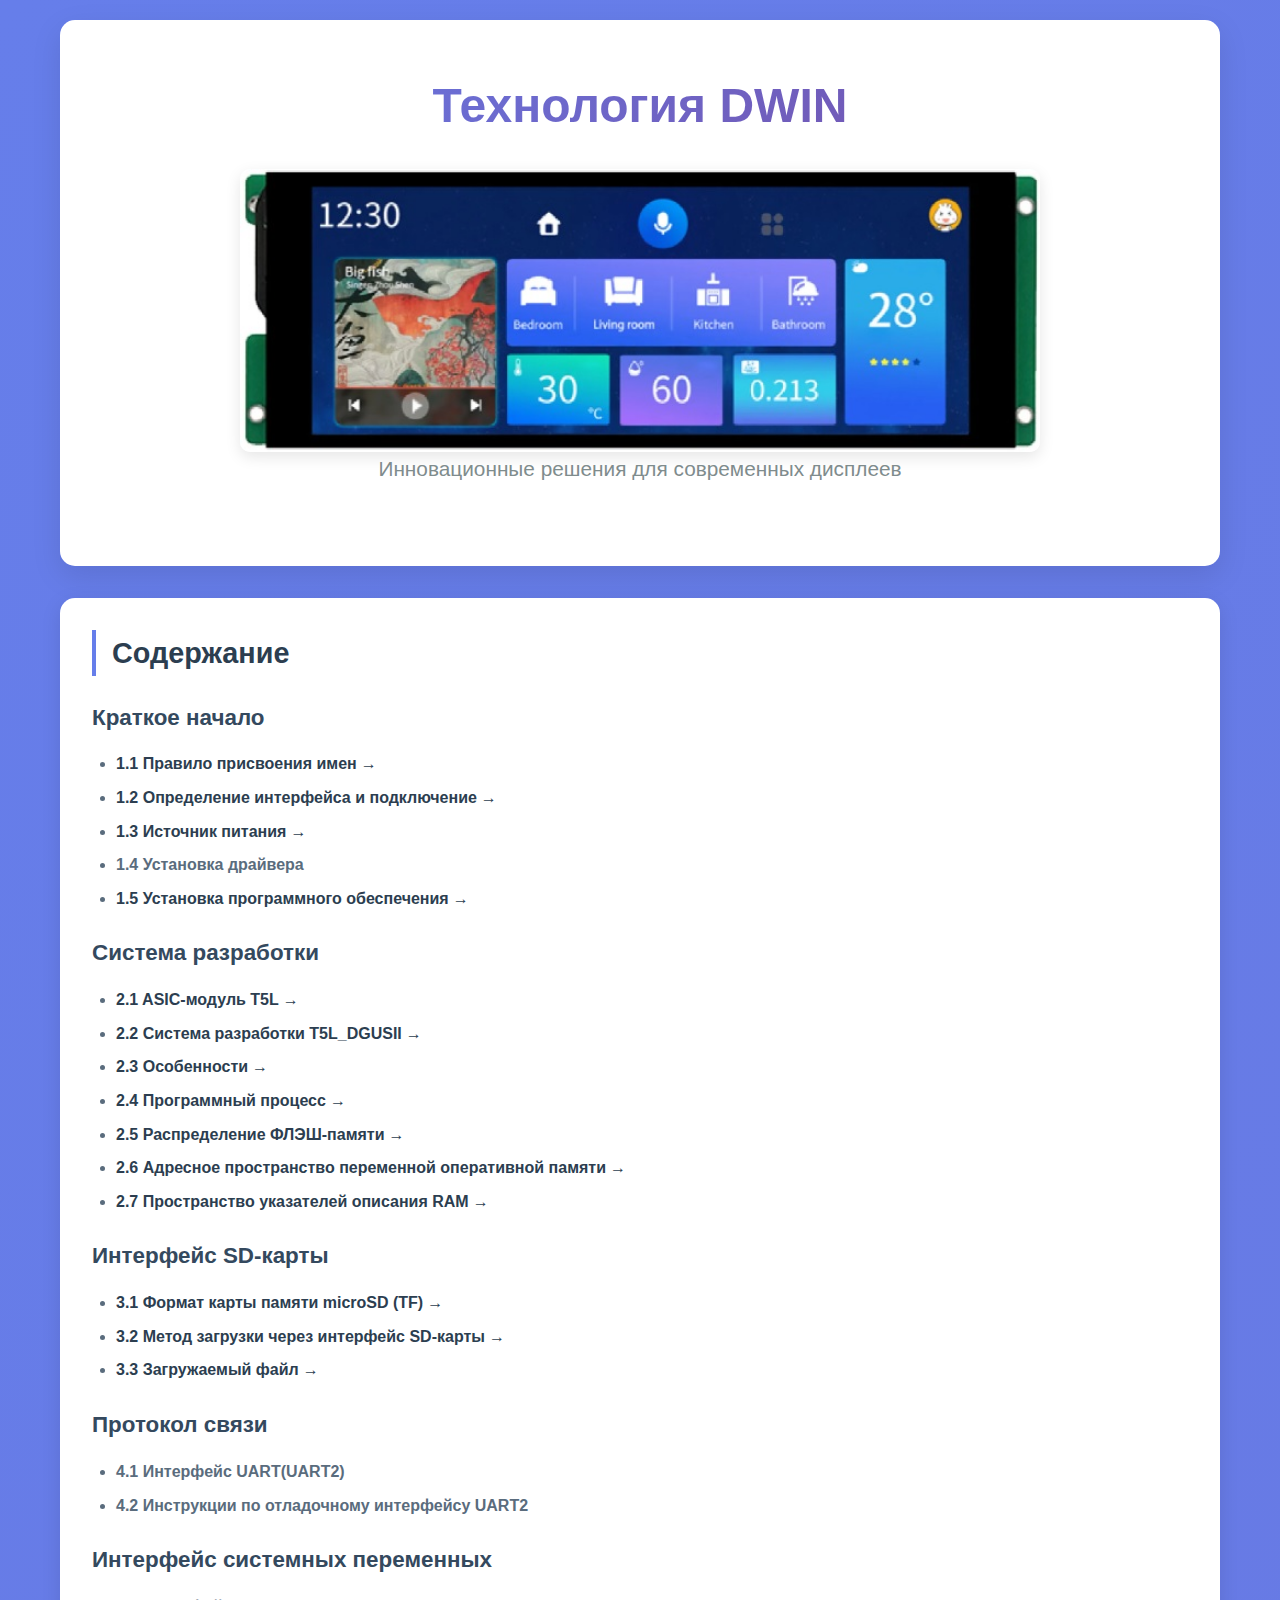
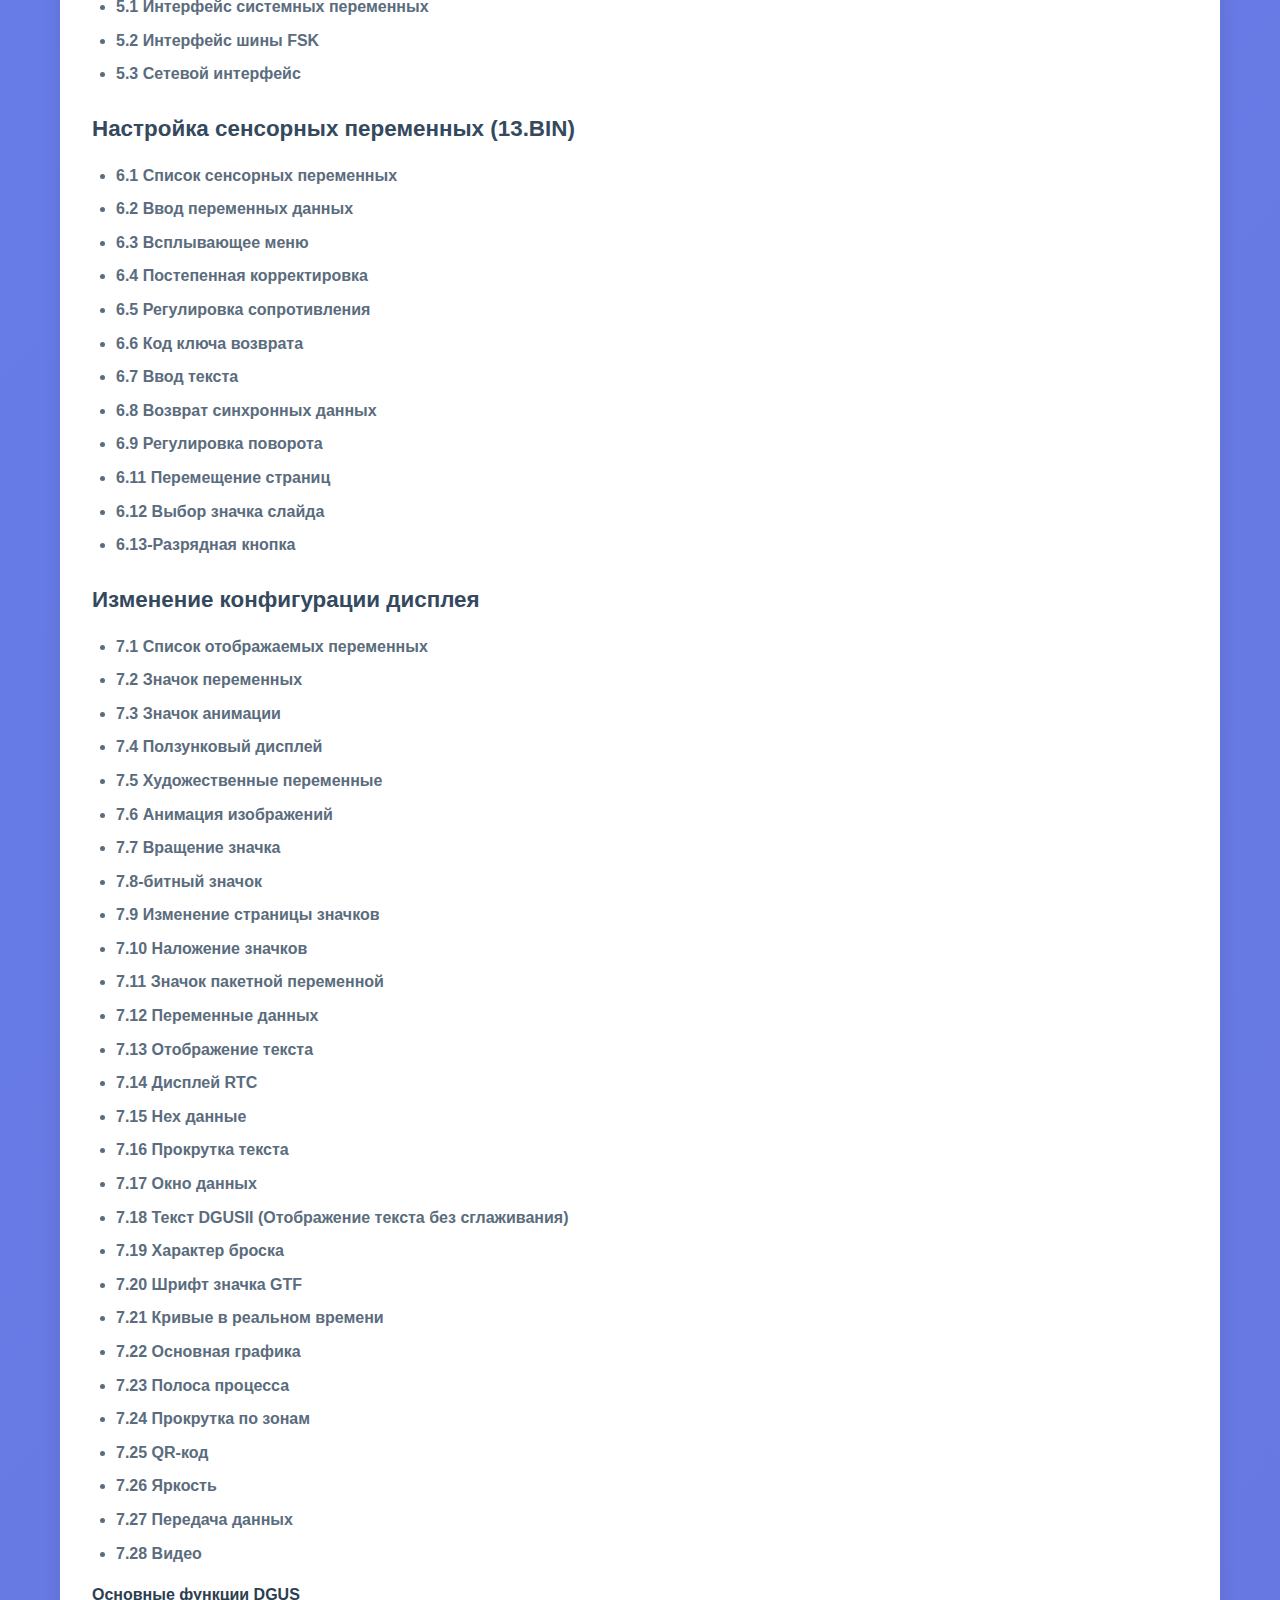
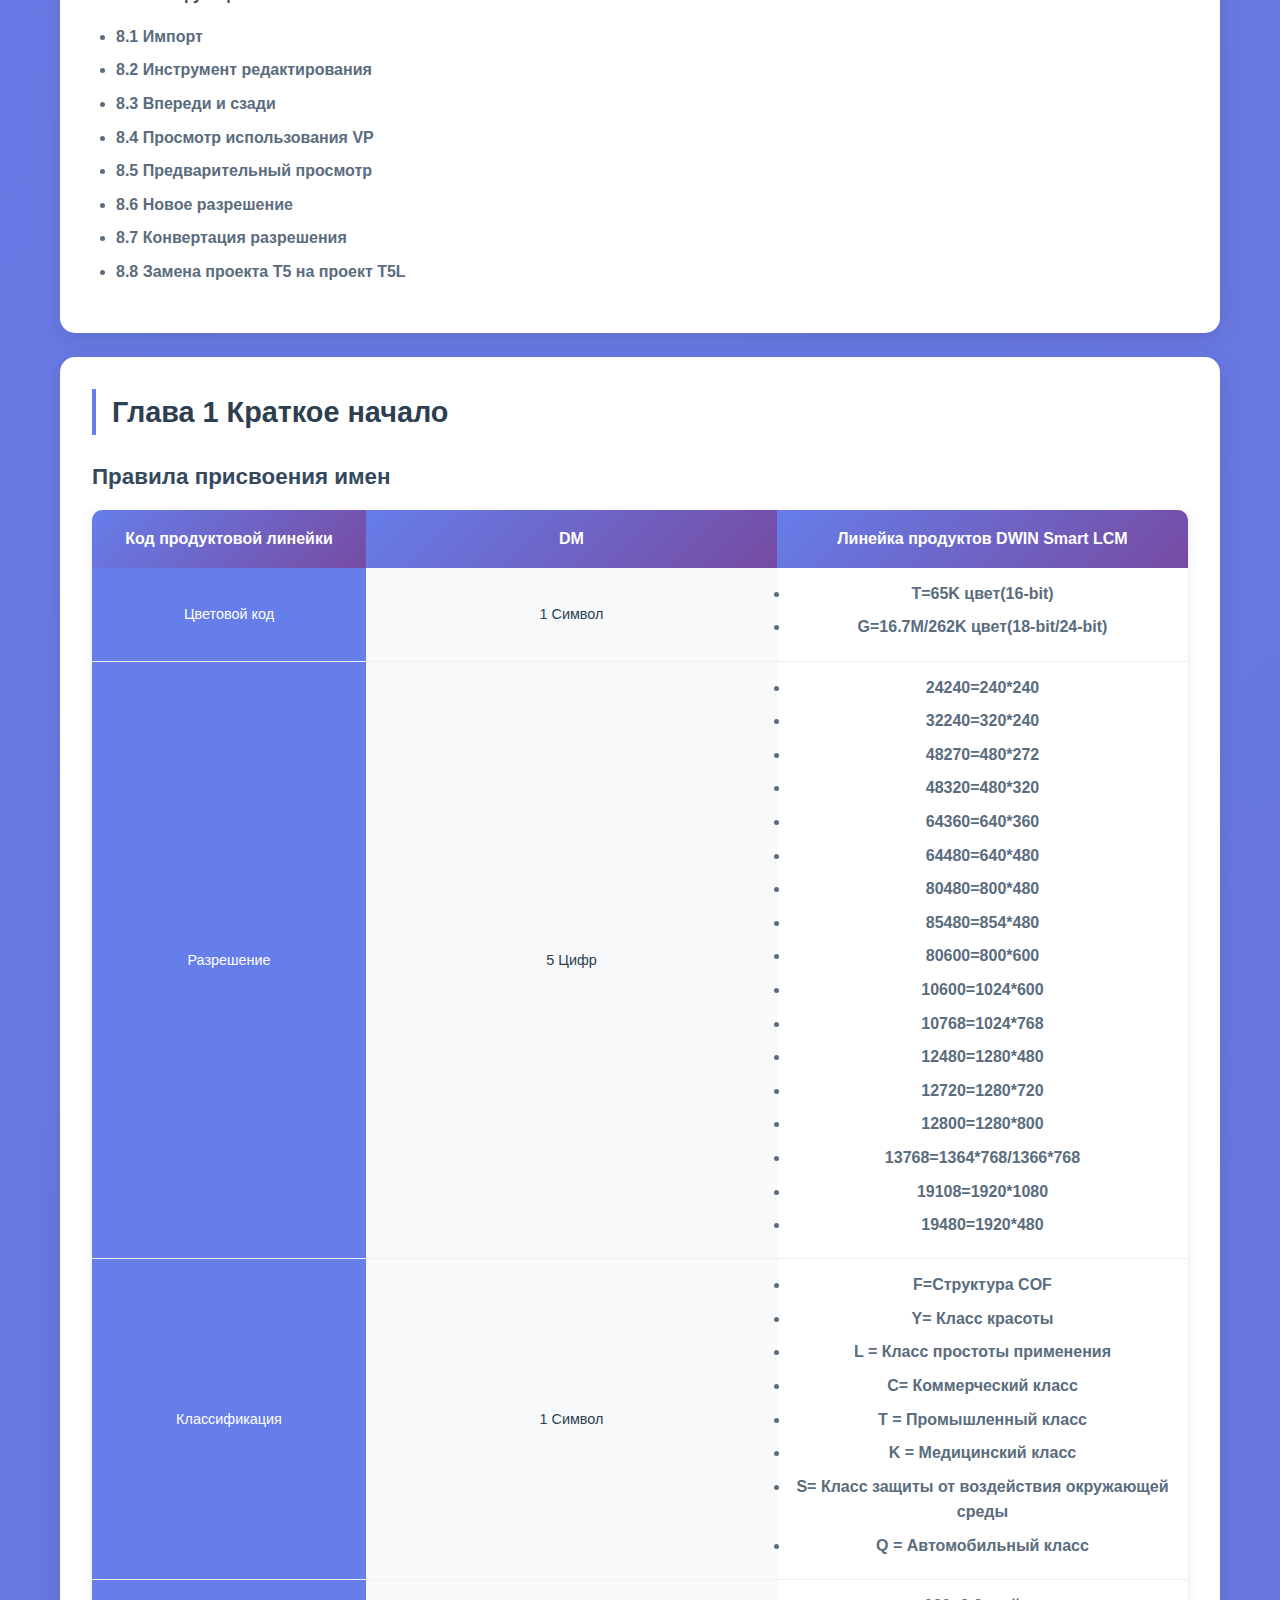
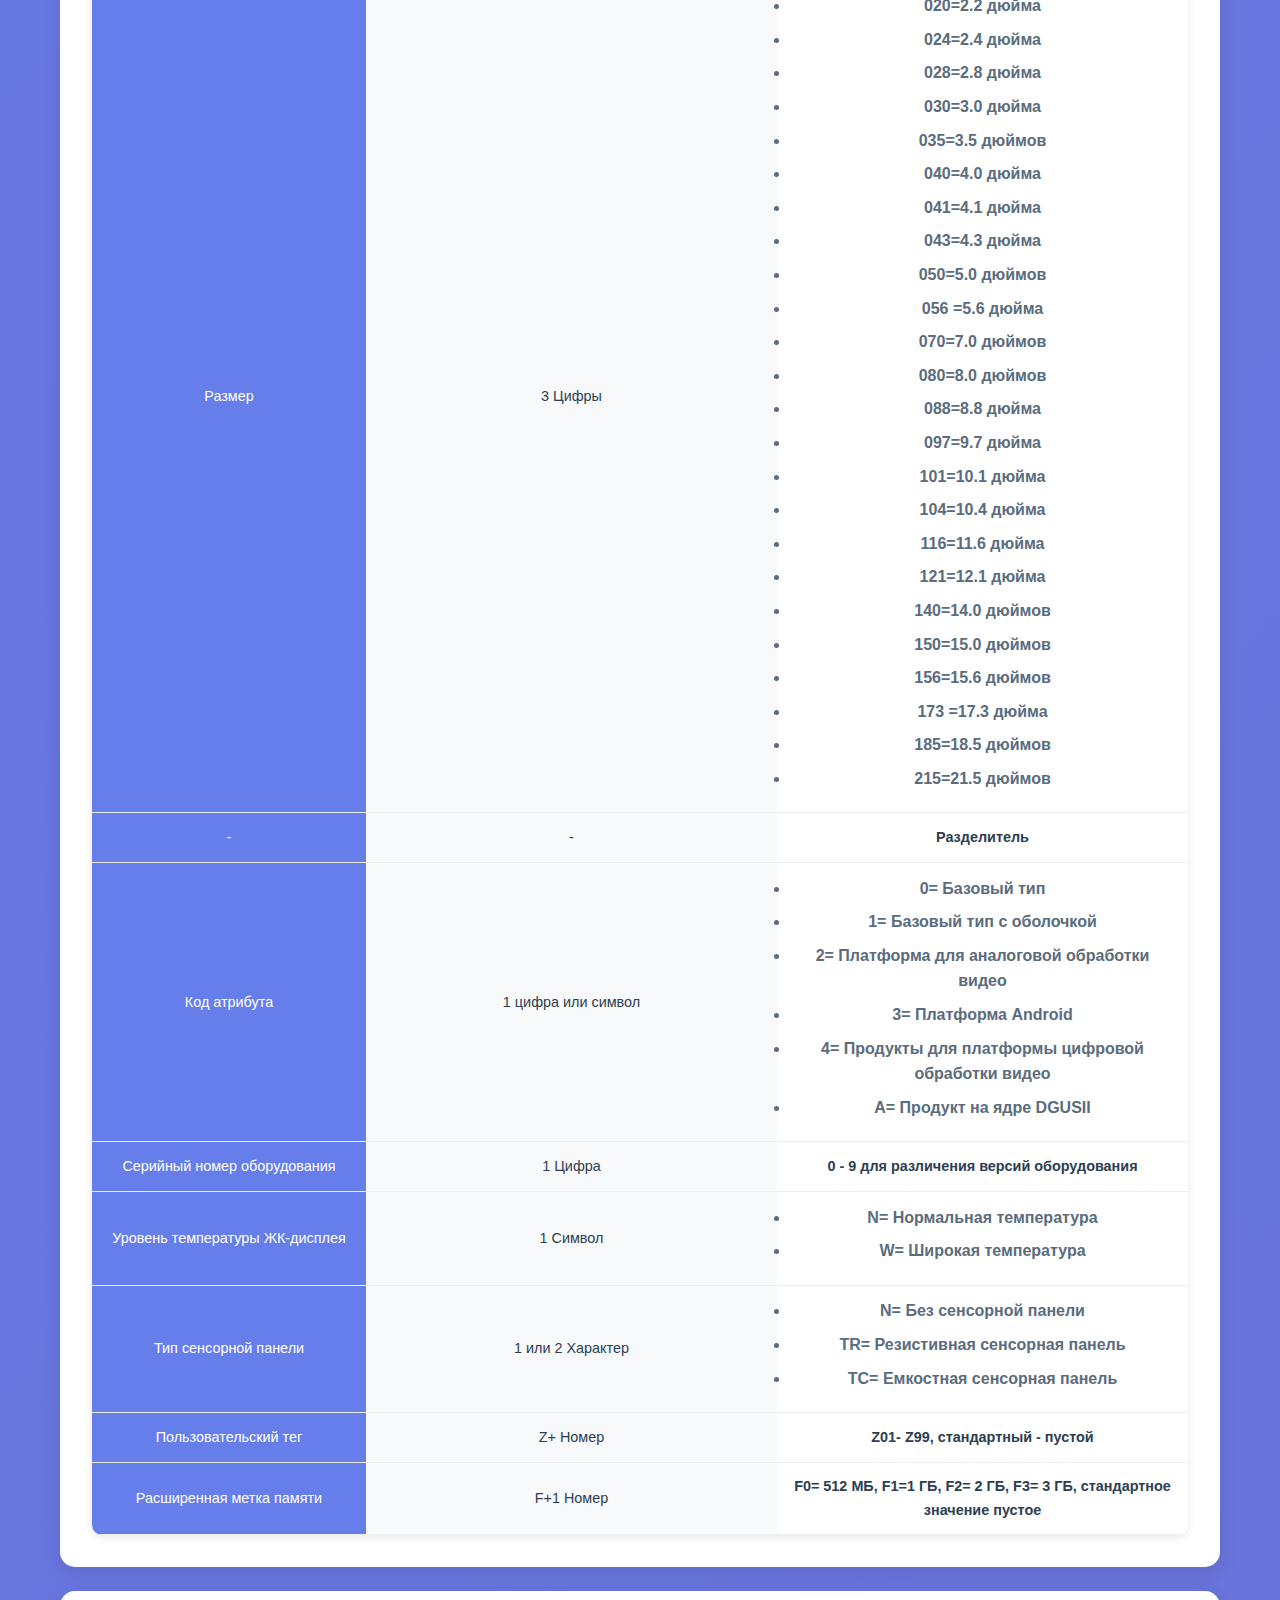
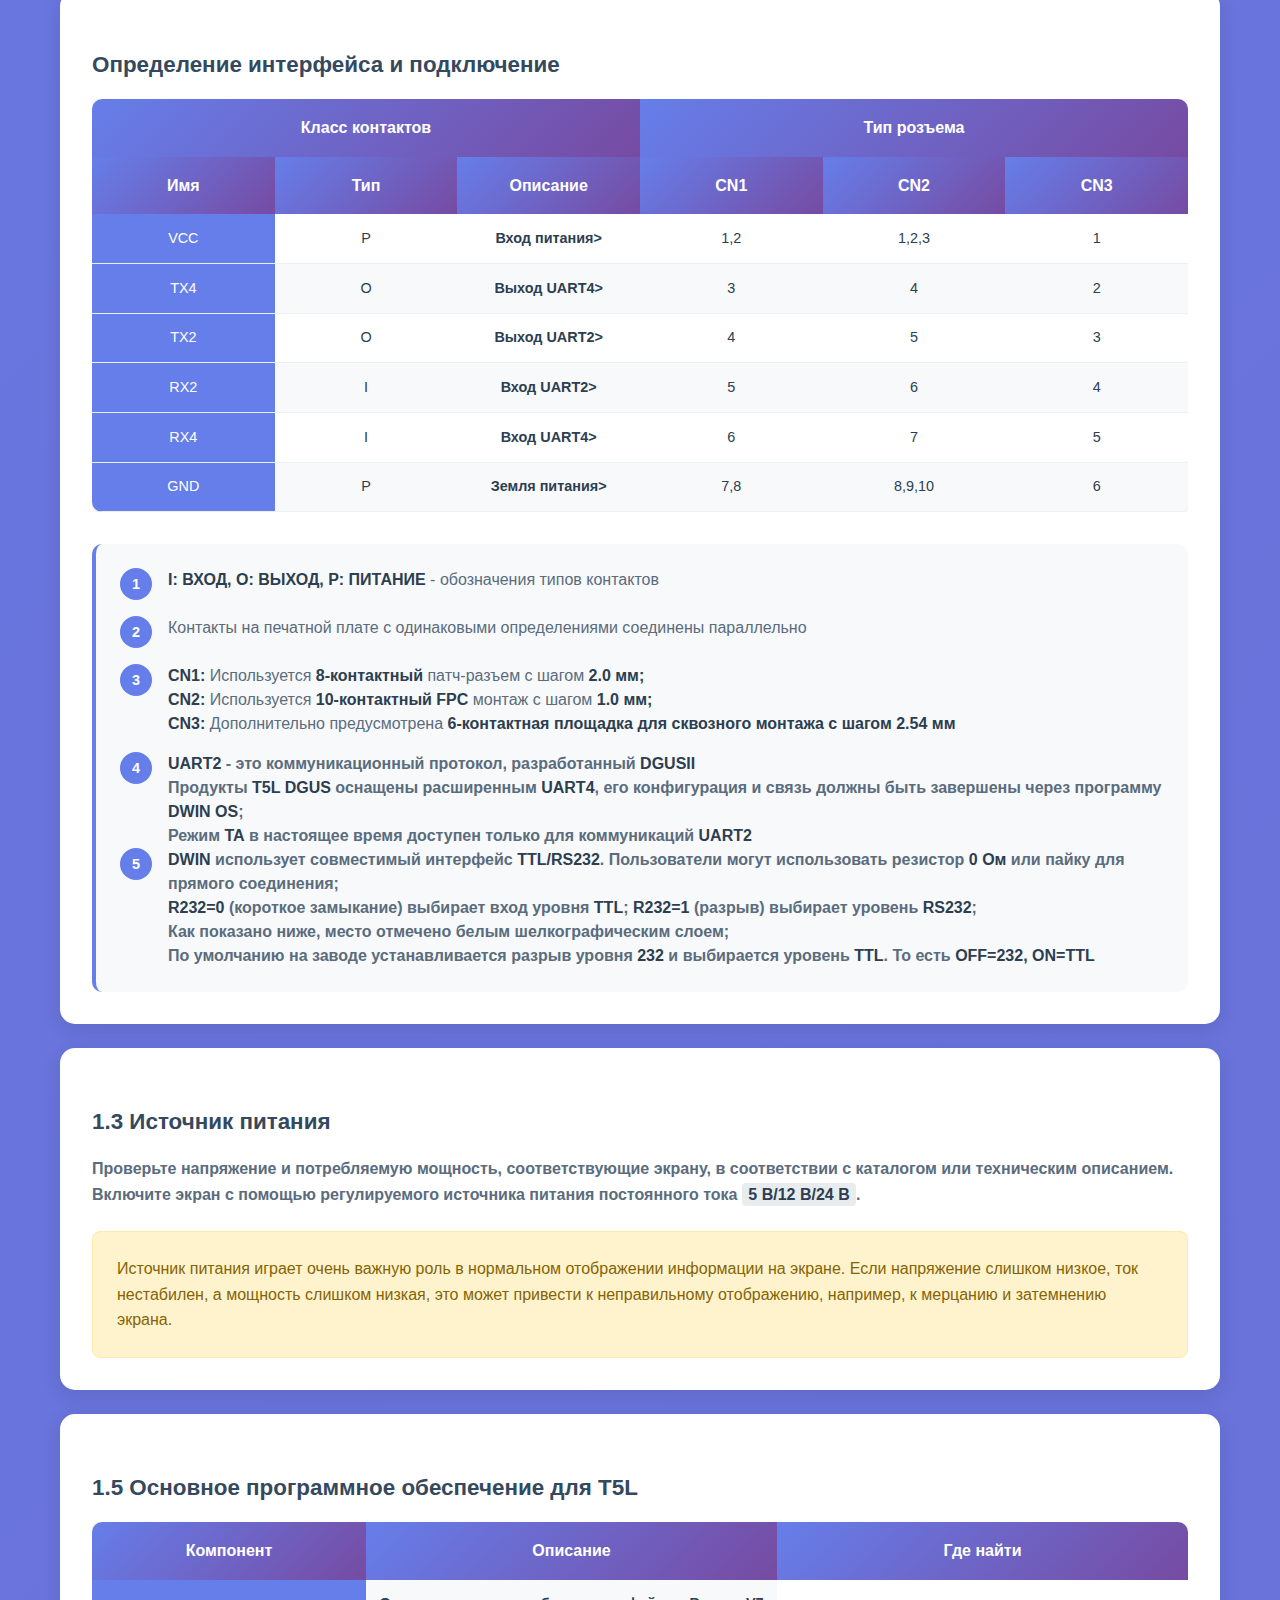
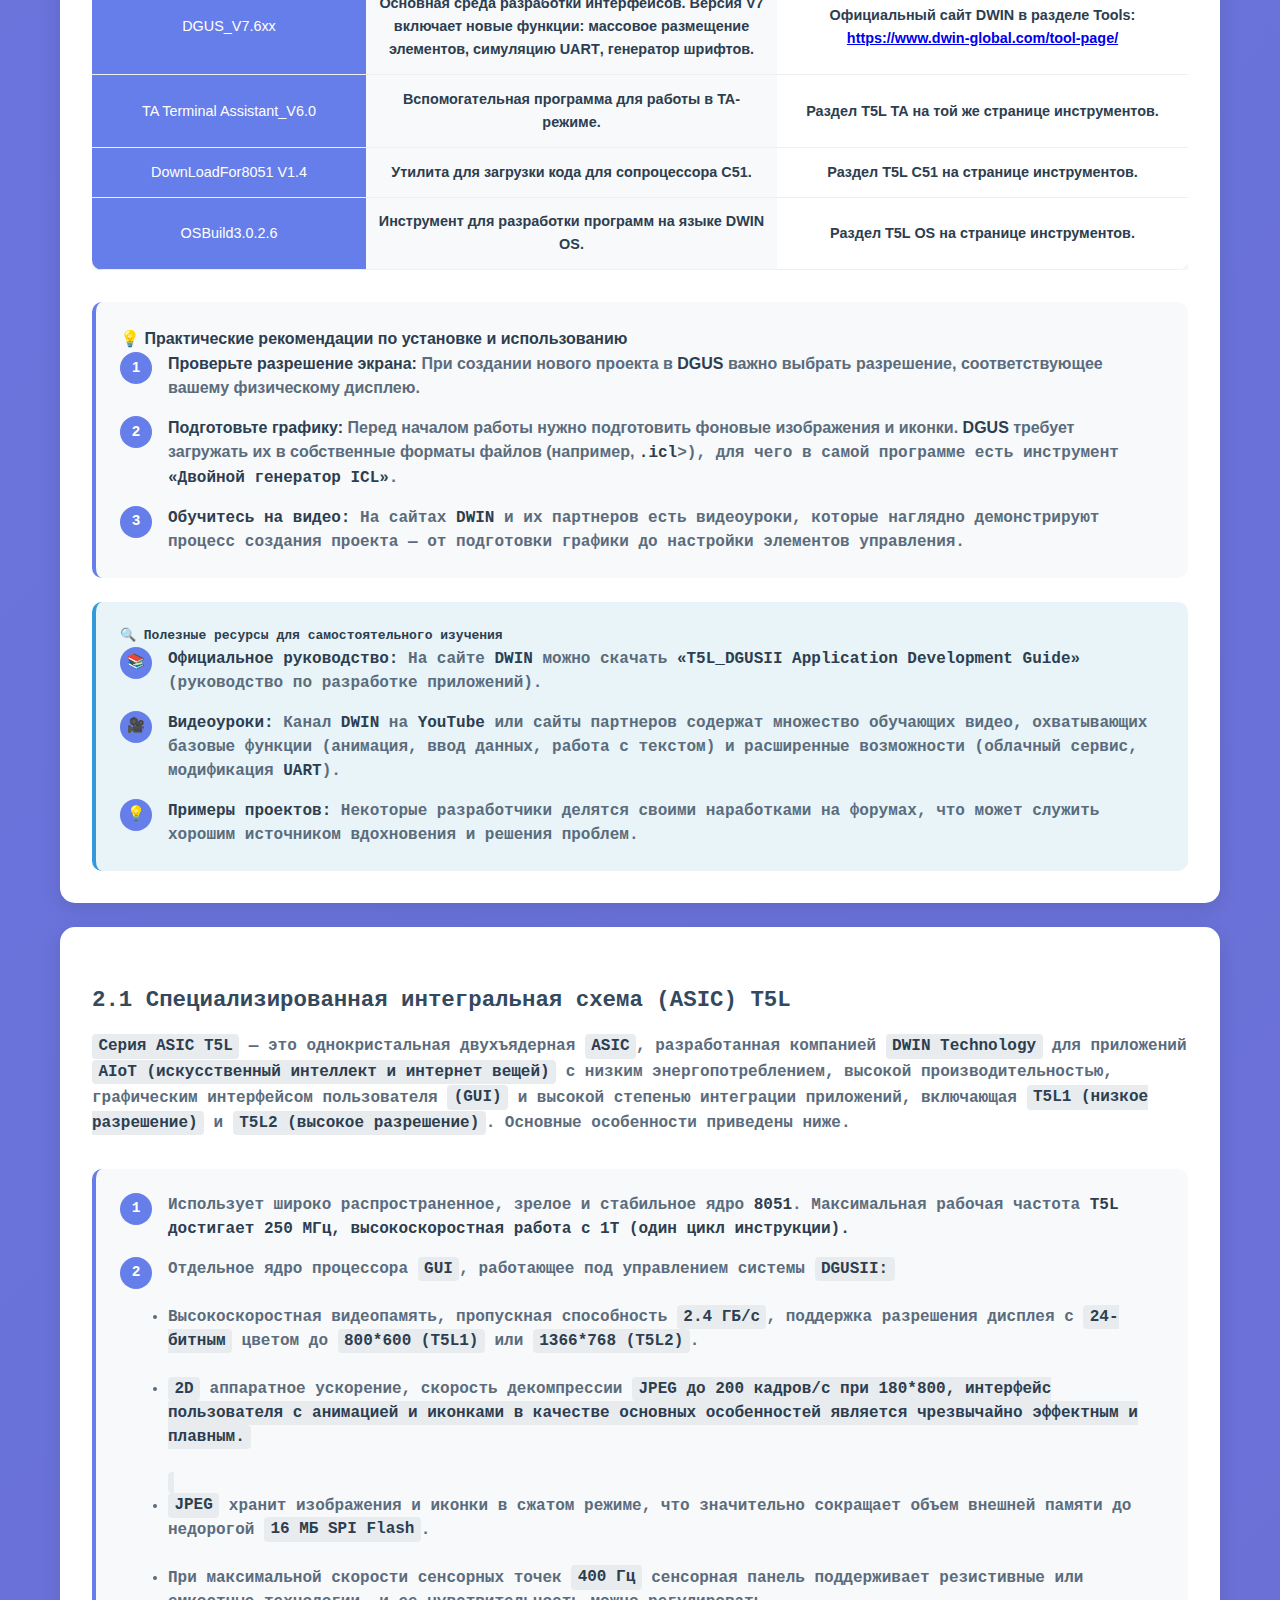
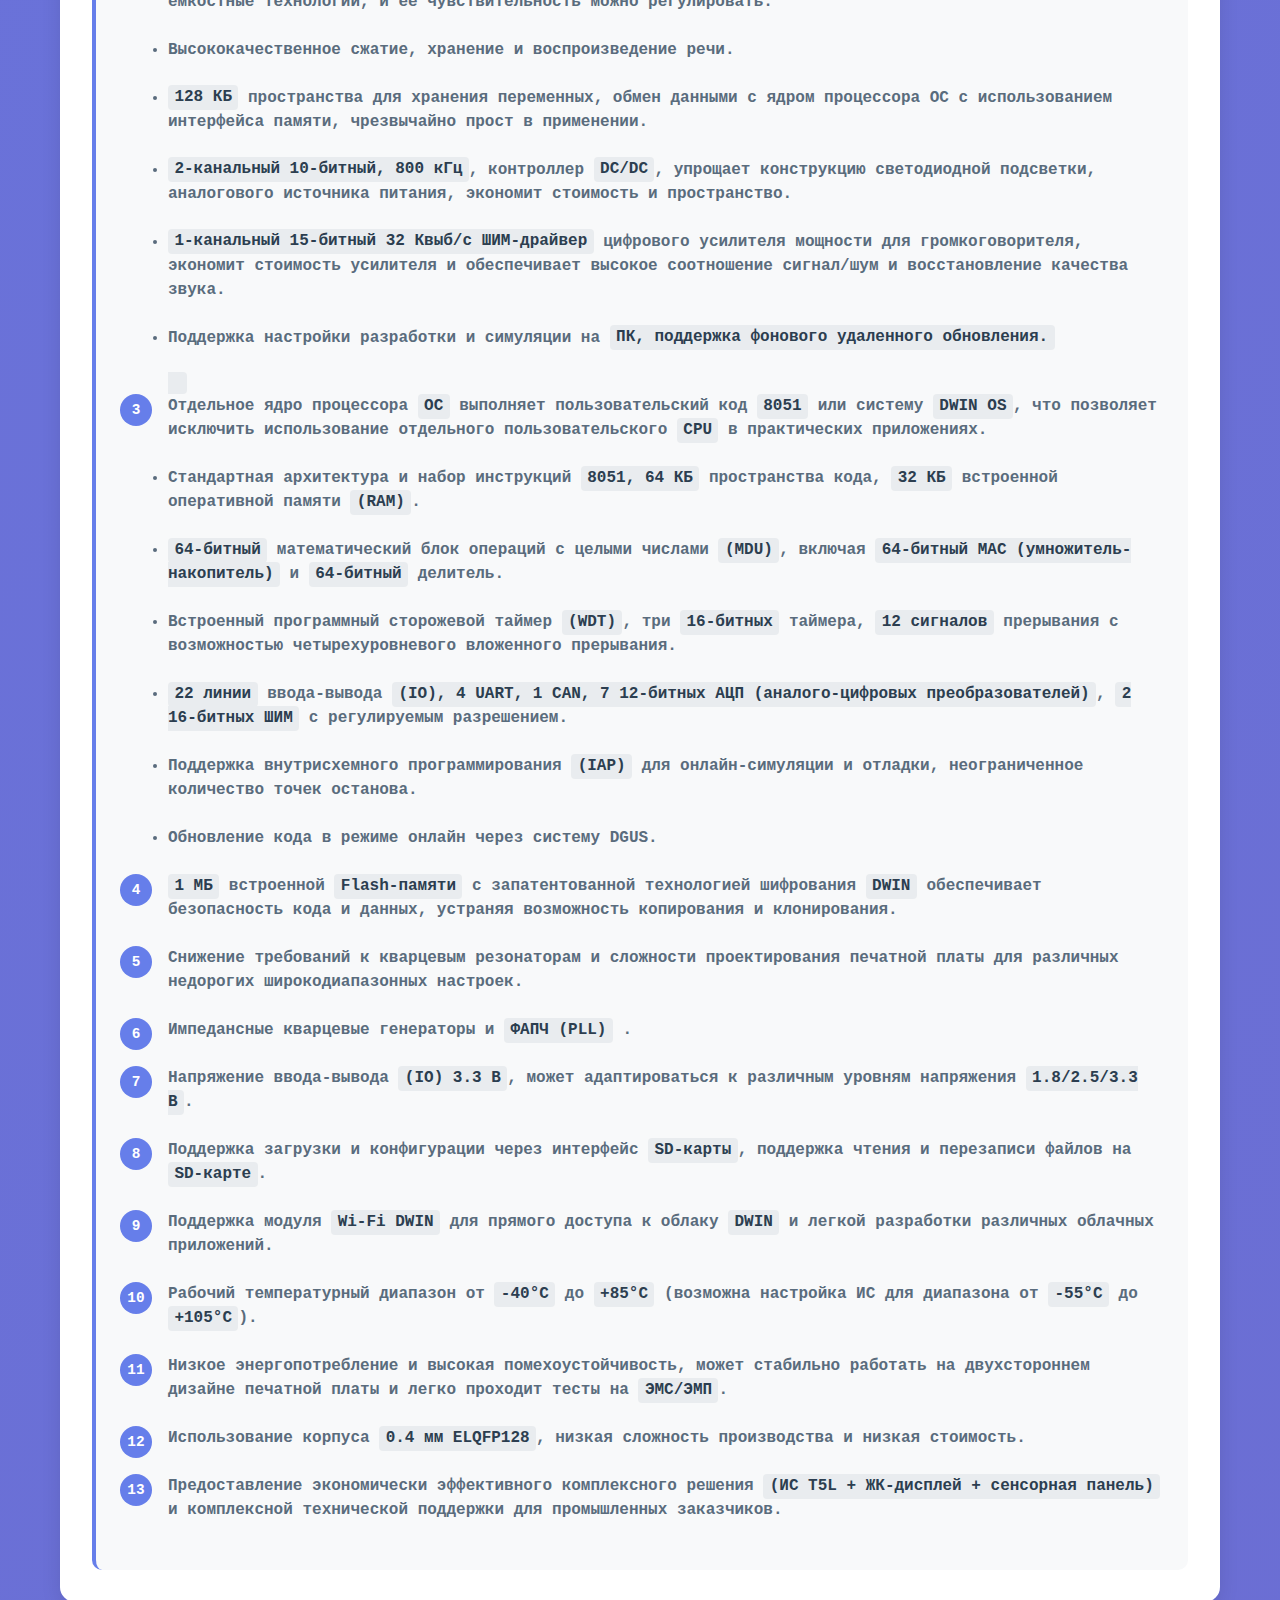
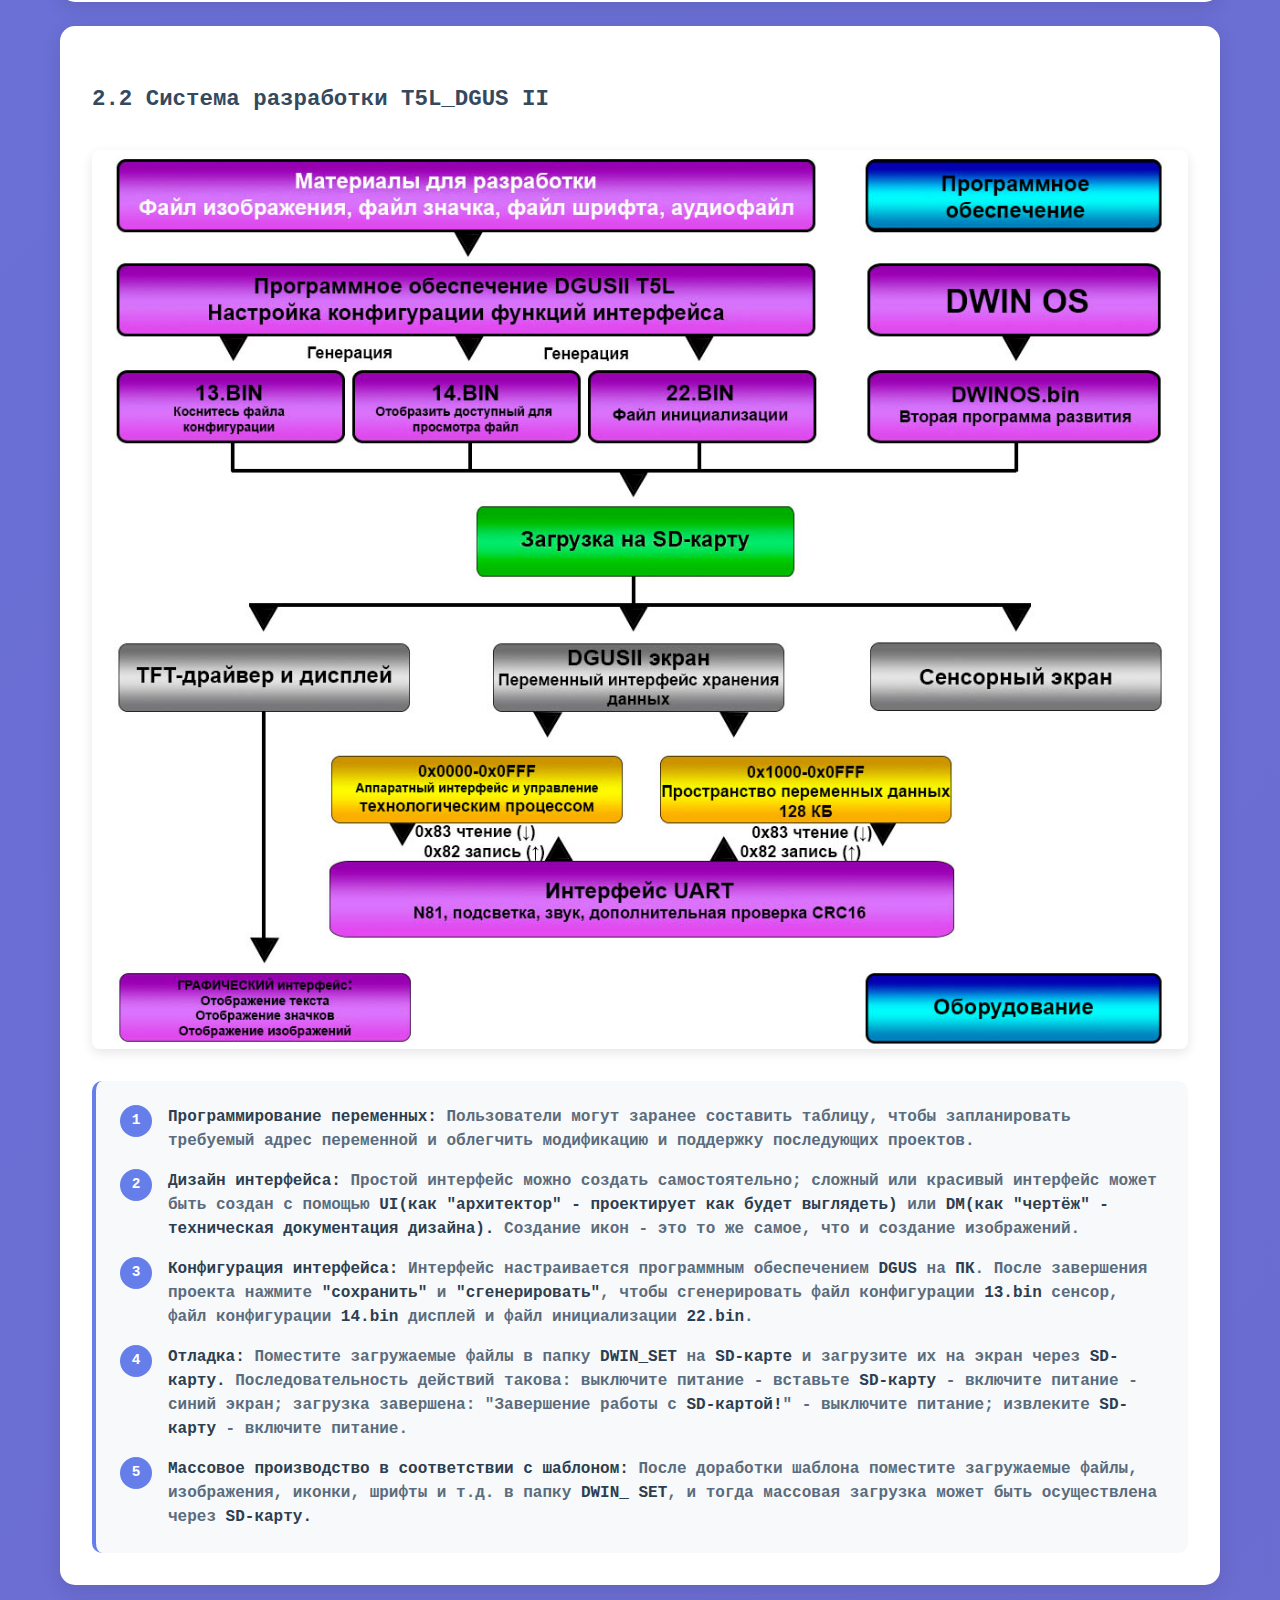
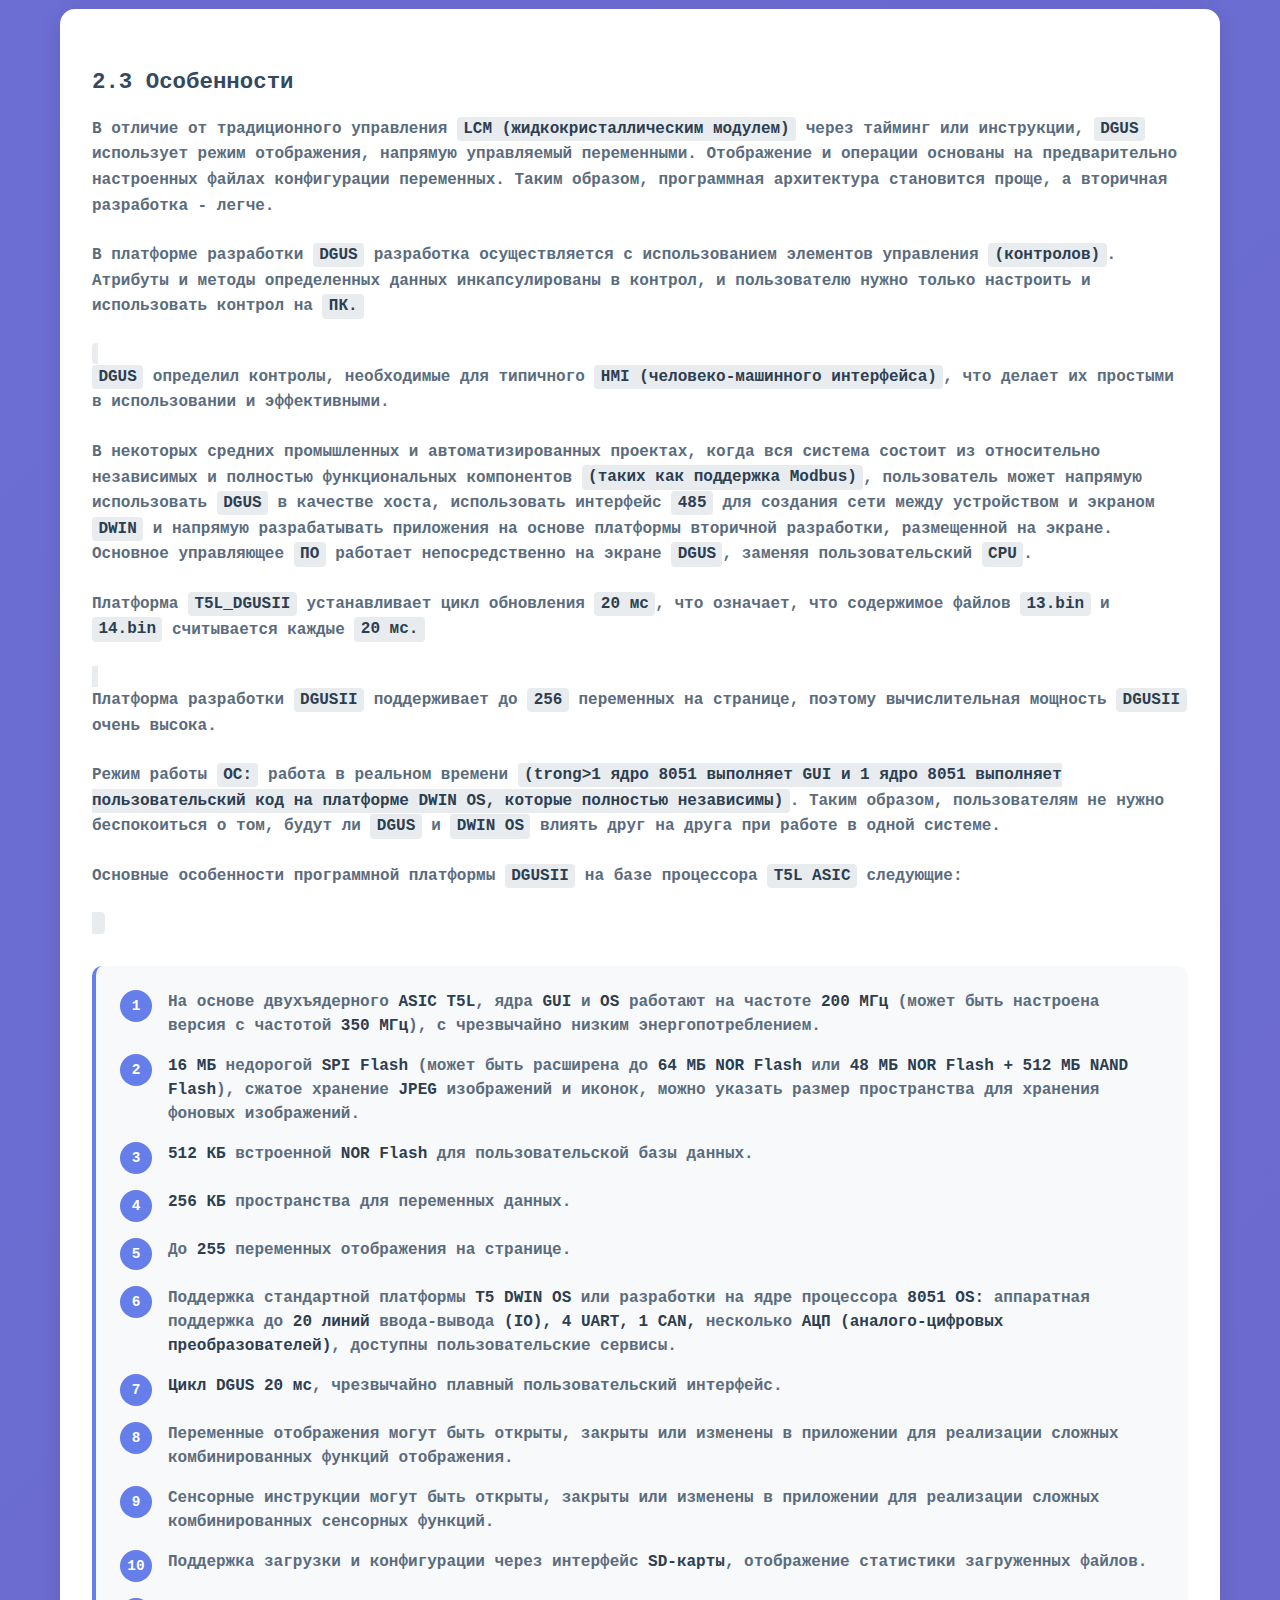
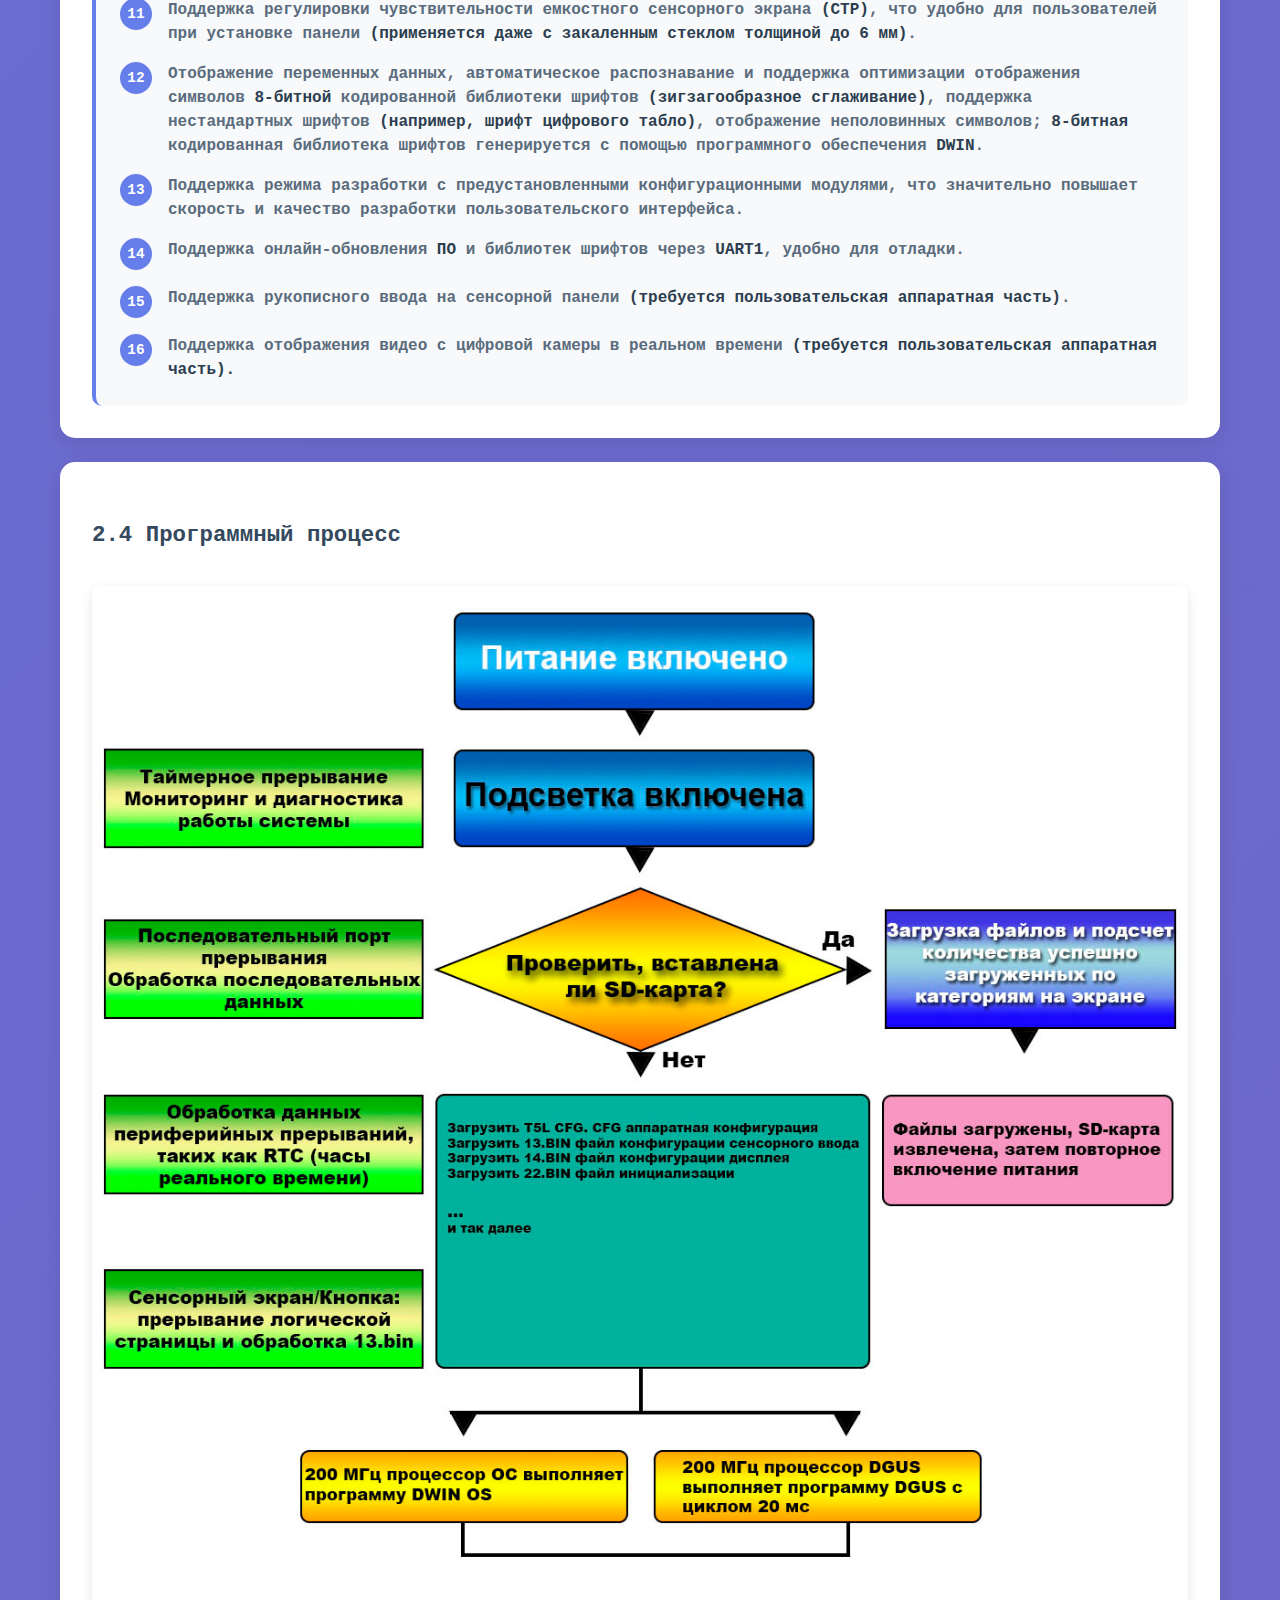
<file: dwin-technology.html>
<!DOCTYPE html>
<html lang="ru">

<head>
    <meta charset="UTF-8">
    <meta name="viewport" content="width=device-width, initial-scale=1.0">
    <title>Технология DWIN</title>
    <!-- ТОЛЬКО специфичный CSS -->
    <link rel="stylesheet" href="dwin-technology.css">

</head>

<body>
    <div class="container">
        <header>
            <h1>Технология DWIN</h1>
            <!-- Добавляем изображение -->
            <img src="/images-technology/1.jpg" alt="Технология DWIN" class="header-image">
            <p class="subtitle">Инновационные решения для современных дисплеев</p>
        </header>

        <main>
            <section class="card">
                <h2>Содержание</h2>

                <h3>Краткое начало</h3>
                <ul>
                    <li><strong><a href="#naming-rules" class="content-link">1.1 Правило присвоения имен</a></strong>
                    </li>
                    <li><strong><a href="#interface-definition" class="content-link">1.2 Определение интерфейса и
                                подключение</a></strong></li>
                    <li><strong><a href="#power-supply" class="content-link">1.3 Источник питания</a></strong></li>
                    <li><strong>1.4 Установка драйвера</strong></li>
                    <li><strong><a href="#software-installation" class="content-link">1.5 Установка программного
                                обеспечения</a></strong></li>
                </ul>

                <h3>Система разработки</h3>
                <ul>
                    <li><strong><a href="#asic-module" class="content-link">2.1 ASIC-модуль T5L</a></strong></li>
                    <li><strong><a href="#development-system" class="content-link"> 2.2 Система разработки
                                T5L_DGUSII</a></strong></li>
                    <li><strong><a href="#features" class="content-link">2.3 Особенности</a></strong></li>
                    <li><strong><a href="#software-process" class="content-link">2.4 Программный процесс</a></strong>
                    </li>
                    <li><strong><a href="#flash-memory" class="content-link">2.5 Распределение ФЛЭШ-памяти</a></strong>
                    </li>
                    <li><strong><a href="#variable-address" class="content-link">2.6 Адресное пространство переменной
                                оперативной памяти</a></strong></li>
                    <li><strong><a href="#RAM-description" class="content-link">2.7 Пространство указателей описания
                                RAM</a></strong></li>
                </ul>

                <h3>Интерфейс SD-карты</h3>
                <ul>
                    <li><strong><a href="#card-format" class="content-link">3.1 Формат карты памяти microSD
                                (TF)</a></strong></li>
                    <li><strong><a href="#download-method" class="content-link">3.2 Метод загрузки через интерфейс
                                SD-карты</a></strong></li>
                    <li><strong><a href="#download-file" class="content-link">3.3 Загружаемый файл</a></strong></li>
                </ul>

                <h3>Протокол связи</h3>
                <ul>
                    <li><strong>4.1 Интерфейс UART(UART2)</strong></li>
                    <li><strong>4.2 Инструкции по отладочному интерфейсу UART2</strong></li>
                </ul>

                <h3>Интерфейс системных переменных</h3>
                <ul>
                    <li><strong>5.1 Интерфейс системных переменных</strong></li>
                    <li><strong>5.2 Интерфейс шины FSK</strong></li>
                    <li><strong>5.3 Сетевой интерфейс</strong></li>
                </ul>

                <h3>Настройка сенсорных переменных (13.BIN)</h3>
                <ul>
                    <li><strong>6.1 Список сенсорных переменных</strong></li>
                    <li><strong>6.2 Ввод переменных данных</strong></li>
                    <li><strong>6.3 Всплывающее меню</strong></li>
                    <li><strong>6.4 Постепенная корректировка</strong></li>
                    <li><strong>6.5 Регулировка сопротивления</strong></li>
                    <li><strong>6.6 Код ключа возврата</strong></li>
                    <li><strong>6.7 Ввод текста</strong></li>
                    <li><strong>6.8 Возврат синхронных данных</strong></li>
                    <li><strong>6.9 Регулировка поворота</strong></li>
                    <li><strong>6.11 Перемещение страниц</strong></li>
                    <li><strong>6.12 Выбор значка слайда</strong></li>
                    <li><strong>6.13-Разрядная кнопка</strong></li>
                </ul>

                <h3>Изменение конфигурации дисплея</h3>
                <ul>
                    <li><strong>7.1 Список отображаемых переменных</strong></li>
                    <li><strong>7.2 Значок переменных</strong></li>
                    <li><strong>7.3 Значок анимации</strong></li>
                    <li><strong>7.4 Ползунковый дисплей</strong></li>
                    <li><strong>7.5 Художественные переменные</strong></li>
                    <li><strong>7.6 Анимация изображений</strong></li>
                    <li><strong>7.7 Вращение значка</strong></li>
                    <li><strong>7.8-битный значок</strong></li>
                    <li><strong>7.9 Изменение страницы значков</strong></li>
                    <li><strong>7.10 Наложение значков</strong></li>
                    <li><strong>7.11 Значок пакетной переменной</strong></li>
                    <li><strong>7.12 Переменные данных</strong></li>
                    <li><strong>7.13 Отображение текста</strong></li>
                    <li><strong>7.14 Дисплей RTC</strong></li>
                    <li><strong>7.15 Hex данные</strong></li>
                    <li><strong>7.16 Прокрутка текста</strong></li>
                    <li><strong>7.17 Окно данных</strong></li>
                    <li><strong>7.18 Текст DGUSII (Отображение текста без сглаживания)</strong></li>
                    <li><strong>7.19 Характер броска</strong></li>
                    <li><strong>7.20 Шрифт значка GTF</strong></li>
                    <li><strong>7.21 Кривые в реальном времени</strong></li>
                    <li><strong>7.22 Основная графика</strong></li>
                    <li><strong>7.23 Полоса процесса</strong></li>
                    <li><strong>7.24 Прокрутка по зонам</strong></li>
                    <li><strong>7.25 QR-код</strong></li>
                    <li><strong>7.26 Яркость</strong></li>
                    <li><strong>7.27 Передача данных</strong></li>
                    <li><strong>7.28 Видео</strong></li>
                </ul>

                <h4>Основные функции DGUS</h4>
                <ul>
                    <li><strong>8.1 Импорт</strong></li>
                    <li><strong>8.2 Инструмент редактирования</strong></li>
                    <li><strong>8.3 Впереди и сзади</strong></li>
                    <li><strong>8.4 Просмотр использования VP</strong></li>
                    <li><strong>8.5 Предварительный просмотр</strong></li>
                    <li><strong>8.6 Новое разрешение</strong></li>
                    <li><strong>8.7 Конвертация разрешения</strong></li>
                    <li><strong>8.8 Замена проекта T5 на проект T5L</strong></li>
                </ul>
            </section>

            <section class="card" id="naming-rules">
                <h2>Глава 1 Краткое начало</h2>
                <h3>Правила присвоения имен</h3>


                <table class="custom-table">
                    <thead>
                        <tr>
                            <th class="col-1">Код продуктовой линейки</th>
                            <th class="col-2">DM</th>
                            <th class="col-3">Линейка продуктов DWIN Smart LCM</th>
                        </tr>
                    </thead>
                    <tbody>
                        <tr>
                            <td class="col-1">Цветовой код</td>
                            <td class="col-2">1 Символ</td>
                            <td class="col-3">
                                <li><strong>T=65K цвет(16-bit)</strong></li>
                                <li><strong>G=16.7M/262K цвет(18-bit/24-bit)</strong></li>
                            </td>
                        </tr>
                        <tr>
                            <td class="col-1">Разрешение</td>
                            <td class="col-2">5 Цифр</td>
                            <td class="col-3">
                                <li><strong>24240=240*240</strong></li>
                                <li><strong>32240=320*240</strong></li>
                                <li><strong>48270=480*272</strong></li>
                                <li><strong>48320=480*320</strong></li>
                                <li><strong>64360=640*360</strong></li>
                                <li><strong>64480=640*480</strong></li>
                                <li><strong>80480=800*480</strong></li>
                                <li><strong>85480=854*480</strong></li>
                                <li><strong>80600=800*600</strong></li>
                                <li><strong>10600=1024*600</strong></li>
                                <li><strong>10768=1024*768</strong></li>
                                <li><strong>12480=1280*480</strong>
                                </li>
                                <li><strong>12720=1280*720</strong>
                                </li>
                                <li><strong>12800=1280*800</strong>
                                </li>
                                <li><strong>13768=1364*768/1366*768</strong>
                                </li>
                                <li><strong>19108=1920*1080</strong>
                                </li>
                                <li><strong>19480=1920*480</strong>
                                </li>
                            </td>
                        </tr>
                        <tr>
                            <td class="col-1">Классификация</td>
                            <td class="col-2">1 Символ</td>
                            <td class="col-3">
                                <li><strong>F=Структура COF</strong></li>
                                <li><strong>Y= Класс красоты</strong></li>
                                <li><strong>L = Класс простоты применения</strong></li>
                                <li><strong>C= Коммерческий класс</strong></li>
                                <li><strong>T = Промышленный класс</strong></li>
                                <li><strong>K = Медицинский класс</strong></li>
                                <li><strong>S= Класс защиты от воздействия окружающей среды</strong></li>
                                <li><strong>Q = Автомобильный класс</strong></li>
                            </td>
                        </tr>
                        <tr>
                            <td class="col-1">Размер</td>
                            <td class="col-2">3 Цифры</td>
                            <td class="col-3">
                                <li><strong>020=2.2 дюйма</strong></li>
                                <li><strong>024=2.4 дюйма</strong></li>
                                <li><strong>028=2.8 дюйма</strong></li>
                                <li><strong>030=3.0 дюйма</strong></li>
                                <li><strong>035=3.5 дюймов</strong></li>
                                <li><strong>040=4.0 дюйма</strong></li>
                                <li><strong>041=4.1 дюйма</strong></li>
                                <li><strong>043=4.3 дюйма</strong></li>
                                <li><strong>050=5.0 дюймов</strong></li>
                                <li><strong>056 =5.6 дюйма</strong></li>
                                <li><strong>070=7.0 дюймов</strong></li>
                                <li><strong>080=8.0 дюймов</strong></li>
                                <li><strong>088=8.8 дюйма</strong></li>
                                <li><strong>097=9.7 дюйма</strong></li>
                                <li><strong>101=10.1 дюйма</strong></li>
                                <li><strong>104=10.4 дюйма</strong></li>
                                <li><strong>116=11.6 дюйма</strong></li>
                                <li><strong>121=12.1 дюйма</strong></li>
                                <li><strong>140=14.0 дюймов</strong></li>
                                <li><strong>150=15.0 дюймов</strong></li>
                                <li><strong>156=15.6 дюймов</strong></li>
                                <li><strong>173 =17.3 дюйма</strong></li>
                                <li><strong>185=18.5 дюймов</strong></li>
                                <li><strong>215=21.5 дюймов</strong></li>
                            </td>
                        </tr>
                        <tr>
                            <td class="col-1">-</td>
                            <td class="col-2">-</td>
                            <td class="col-3"><strong>Разделитель</strong></td>
                        </tr>
                        <tr>
                            <td class="col-1">Код атрибута</td>
                            <td class="col-2">1 цифра или символ</td>
                            <td class="col-3">
                                <li><strong>0= Базовый тип</strong></li>
                                <li><strong>1= Базовый тип с оболочкой</strong></li>
                                <li><strong>2= Платформа для аналоговой обработки видео</strong></li>
                                <li><strong>3= Платформа Android</strong></li>
                                <li><strong>4= Продукты для платформы цифровой обработки видео</strong></li>
                                <li><strong>A= Продукт на ядре DGUSII</strong></li>
                            </td>
                        </tr>
                        <tr>
                            <td class="col-1">Серийный номер оборудования</td>
                            <td class="col-2">1 Цифра</td>
                            <td class="col-3"><strong>0 - 9 для различения версий оборудования</strong></td>
                        </tr>
                        <tr>
                            <td class="col-1">Уровень температуры ЖК-дисплея</td>
                            <td class="col-2">1 Символ</td>
                            <td class="col-3">
                                <li><strong>N= Нормальная температура</strong></li>
                                <li><strong>W= Широкая температура</strong></li>
                            </td>
                        </tr>
                        <tr>
                            <td class="col-1">Тип сенсорной панели</td>
                            <td class="col-2">1 или 2 Характер</td>
                            <td class="col-3">
                                <li><strong>N= Без сенсорной панели</strong></li>
                                <li><strong>TR= Резистивная сенсорная панель</strong></li>
                                <li><strong>TC= Емкостная сенсорная панель</strong></li>
                            </td>
                        </tr>
                        <tr>
                            <td class="col-1">Пользовательский тег</td>
                            <td class="col-2">Z+ Номер</td>
                            <td class="col-3"><strong>Z01- Z99, стандартный - пустой</strong></td>
                        </tr>
                        <tr>
                            <td class="col-1">Расширенная метка памяти</td>
                            <td class="col-2">F+1
                                Номер</td>
                            <td class="col-3"><strong>F0= 512 МБ, F1=1 ГБ, F2= 2 ГБ, F3= 3 ГБ, стандартное значение
                                    пустое</strong>
                            </td>
                        </tr>
                    </tbody>
                </table>

            </section>

            <section class="card" id="interface-definition">
                <h3>Определение интерфейса и подключение</h3>

                <div class="table-container">
                    <table class="custom-table interface-table">
                        <tr>
                            <th colspan="3" class="gradient-header-50">Класс контактов</th>
                            <th colspan="3" class="gradient-header-50">Тип розъема</th>
                        </tr>
                        <tr>
                            <th class="gradient-header-16">Имя</th>
                            <th class="gradient-header-16">Тип</th>
                            <th class="gradient-header-16">Описание</th>
                            <th class="gradient-header-16">CN1</th>
                            <th class="gradient-header-16">CN2</th>
                            <th class="gradient-header-16">CN3</th>
                        </tr>
                        <tr>
                            <td class="blue-cell">VCC</td>
                            <td>P </td>
                            <td><strong>Вход питания</strong<strong>></td>
                            <td>1,2</td>
                            <td>1,2,3</td>
                            <td>1</td>
                        </tr>
                        <tr>
                            <td class="blue-cell">TX4</td>
                            <td>O</td>
                            <td><strong>Выход UART4</strong<strong>></td>
                            <td>3</td>
                            <td>4</td>
                            <td>2</td>
                        </tr>
                        <tr>
                            <td class="blue-cell">TX2</td>
                            <td>O</td>
                            <td><strong>Выход UART2</strong<strong>></td>
                            <td>4</td>
                            <td>5</td>
                            <td>3</td>
                        </tr>
                        <tr>
                            <td class="blue-cell">RX2</td>
                            <td>I</td>
                            <td><strong>Вход UART2</strong<strong>></td>
                            <td>5</td>
                            <td>6</td>
                            <td>4</td>
                        </tr>
                        <tr>
                            <td class="blue-cell">RX4</td>
                            <td>I</td>
                            <td><strong>Вход UART4</strong<strong>></td>
                            <td>6</td>
                            <td>7</td>
                            <td>5</td>
                        </tr>
                        <tr>
                            <td class="blue-cell">GND</td>
                            <td>P</td>
                            <td><strong>Земля питания</strong<strong>></td>
                            <td>7,8</td>
                            <td>8,9,10</td>
                            <td>6</td>
                        </tr>
                    </table>
                </div>
                <div class="notes">
                    <div class="notes-grid">
                        <div class="note-item">
                            <span class="note-number">1</span>
                            <p><strong>I: ВХОД, O: ВЫХОД, P: ПИТАНИЕ</strong> - обозначения типов контактов</p>
                        </div>
                        <div class="note-item">
                            <span class="note-number">2</span>
                            <p>Контакты на печатной плате с одинаковыми определениями соединены параллельно</p>
                        </div>
                        <div class="note-item">
                            <span class="note-number">3</span>
                            <p><strong>CN1:</strong> Используется <strong>8-контактный</strong> патч-разъем с шагом
                                <strong>2.0 мм;</strong><br>
                                <strong>CN2:</strong> Используется <strong>10-контактный</strong> <strong>FPC</strong>
                                монтаж с шагом <strong>1.0
                                    мм;</strong><br>
                                <strong>CN3:</strong> Дополнительно предусмотрена <strong>6-контактная площадка для
                                    сквозного
                                    монтажа с шагом <strong>2.54 мм</strong>
                            </p>
                        </div>
                        <div class="note-item">
                            <span class="note-number">4</span>
                            <p><strong>UART2</strong> - это коммуникационный протокол, разработанный
                                <strong>DGUSII</strong><br>
                                Продукты <strong>T5L DGUS</strong> оснащены расширенным <strong>UART4</strong>, его
                                конфигурация и связь
                                должны быть завершены через программу <strong>DWIN OS</strong>;<br>
                                Режим <strong>TA</strong> в настоящее время доступен только для коммуникаций
                                <strong>UART2</strong>
                            </p>
                        </div>
                        <div class="note-item">
                            <span class="note-number">5</span>
                            <p><strong>DWIN</strong> использует совместимый интерфейс <strong>TTL/RS232</strong>.
                                Пользователи могут
                                использовать резистор <strong>0 Ом</strong> или пайку для прямого соединения;<br>
                                <strong>R232=0</strong> (короткое замыкание) выбирает вход уровня <strong>TTL</strong>;
                                <strong>R232=1</strong> (разрыв) выбирает уровень <strong>RS232</strong>;<br>
                                Как показано ниже, место отмечено белым шелкографическим слоем;<br>
                                По умолчанию на заводе устанавливается разрыв уровня <strong>232</strong> и выбирается
                                уровень <strong>TTL</strong>. То
                                есть <strong>OFF=232, ON=TTL</strong>
                            </p>
                        </div>
                    </div>
                </div>
            </section>

            <section class="card" id="power-supply">
                <h3>1.3 Источник питания</h3>

                <div class="power-content">
                    <p>Проверьте напряжение и потребляемую мощность, соответствующие экрану, в соответствии с
                        каталогом
                        или техническим описанием. Включите экран с помощью регулируемого источника питания
                        постоянного
                        тока <strong>5 В/12 В/24 В</strong>.</p>

                    <div class="warning-note">
                        <p>Источник питания играет очень важную роль в нормальном отображении информации на экране.
                            Если
                            напряжение слишком низкое, ток нестабилен, а мощность слишком низкая, это может привести
                            к
                            неправильному отображению, например, к мерцанию и затемнению экрана.</p>
                    </div>
                </div>
            </section>

            <div style="height: 1.5rem;"></div>

            <section class="card" id="software-installation">
                <h3>1.5 Основное программное обеспечение для T5L</h3>

                <div class="table-container">
                    <table class="custom-table">
                        <thead>
                            <tr>
                                <th class="col-1">Компонент</th>
                                <th class="col-2">Описание</th>
                                <th class="col-3">Где найти</th>
                            </tr>
                        </thead>
                        <tbody>
                            <tr>
                                <td class="col-1">DGUS_V7.6xx</td>
                                <td class="col-2">Основная среда разработки интерфейсов. Версия <strong>V7</strong>
                                    включает новые функции: массовое размещение элементов, симуляцию
                                    <strong>UART</strong>, генератор шрифтов.
                                </td>
                                <td class="col-3">Официальный сайт <strong>DWIN</strong> в разделе
                                    <strong>Tools</strong>: <a href="https://www.dwin-global.com/tool-page/"
                                        target="_blank">https://www.dwin-global.com/tool-page/</a>
                                </td>
                            </tr>
                            <tr>
                                <td class="col-1">TA Terminal Assistant_V6.0</td>
                                <td class="col-2">Вспомогательная программа для работы в <strong>TA-режиме</strong>.
                                </td>
                                <td class="col-3">Раздел <strong>T5L TA</strong> на той же странице инструментов.
                                </td>
                            </tr>
                            <tr>
                                <td class="col-1">DownLoadFor8051 V1.4</td>
                                <td class="col-2">Утилита для загрузки кода для сопроцессора <strong>C51</strong>.
                                </td>
                                <td class="col-3">Раздел <strong>T5L C51</strong> на странице инструментов.</td>
                            </tr>
                            <tr>
                                <td class="col-1">OSBuild3.0.2.6</td>
                                <td class="col-2">Инструмент для разработки программ на языке <strong>DWIN
                                        OS</strong>.
                                </td>
                                <td class="col-3">Раздел <strong>T5L OS</strong> на странице инструментов.</td>
                            </tr>
                        </tbody>
                    </table>
                </div>

                <div class="notes">
                    <h4>💡 Практические рекомендации по установке и использованию</h4>
                    <div class="notes-grid">
                        <div class="note-item">
                            <span class="note-number">1</span>
                            <p><strong>Проверьте разрешение экрана:</strong> При создании нового проекта в
                                <strong>DGUS</strong> важно
                                выбрать разрешение, соответствующее вашему физическому дисплею.
                            </p>
                        </div>
                        <div class="note-item">
                            <span class="note-number">2</span>
                            <p><strong>Подготовьте графику:</strong> Перед началом работы нужно подготовить фоновые
                                изображения и иконки. <strong>DGUS</strong> требует загружать их в собственные
                                форматы
                                файлов (например,
                                <code><strong>.icl</strong>>), для чего в самой программе есть инструмент
                                <strong>«Двойной
                                    генератор ICL»</strong>.
                            </p>
                        </div>
                        <div class="note-item">
                            <span class="note-number">3</span>
                            <p><strong>Обучитесь на видео:</strong> На сайтах <strong>DWIN</strong> и их партнеров есть
                                видеоуроки,
                                которые наглядно демонстрируют процесс создания проекта — от подготовки графики до
                                настройки элементов управления.</p>
                        </div>
                    </div>
                </div>

                <div class="notes" style="margin-top: 1.5rem; background: #e8f4f8; border-left: 4px solid #3498db;">
                    <h4>🔍 Полезные ресурсы для самостоятельного изучения</h4>
                    <div class="notes-grid">
                        <div class="note-item">
                            <span class="note-number">📚</span>
                            <p><strong>Официальное руководство:</strong> На сайте <strong>DWIN</strong> можно скачать <strong>«T5L_DGUSII
                                Application Development Guide»</strong> (руководство по разработке приложений).</p>
                        </div>
                        <div class="note-item">
                            <span class="note-number">🎥</span>
                            <p><strong>Видеоуроки:</strong> Канал <strong>DWIN</strong> на <strong>YouTube</strong> или сайты партнеров содержат множество
                                обучающих видео, охватывающих базовые функции (анимация, ввод данных, работа с текстом)
                                и расширенные возможности (облачный сервис, модификация <strong>UART</strong>).</p>
                        </div>
                        <div class="note-item">
                            <span class="note-number">💡</span>
                            <p><strong>Примеры проектов:</strong> Некоторые разработчики делятся своими наработками на
                                форумах, что может служить хорошим источником вдохновения и решения проблем.</p>
                        </div>
                    </div>
                </div>
            </section>

            <div style="height: 1.5rem;"></div>

            <section class="card" id="asic-module">
                <h3>2.1 Специализированная интегральная схема (ASIC) T5L</h3>
                    <div class="power-content">
                    <p><strong>Серия ASIC T5L</strong> — это однокристальная двухъядерная <strong>ASIC</strong>, разработанная компанией <strong>DWIN Technology</strong> для приложений <strong>AIoT (искусственный интеллект и интернет вещей)</strong> с низким энергопотреблением, высокой производительностью, графическим интерфейсом пользователя <strong>(GUI)</strong> и высокой степенью интеграции приложений, включающая <strong>T5L1 (низкое разрешение)</strong> и <strong>T5L2 (высокое разрешение)</strong>. Основные особенности приведены ниже.</p>    
                    </div>
                    <div class="notes">
                        <div class="notes-grid">
                            <div class="note-item">
                                <span class="note-number">1</span>
                                <p>Использует широко распространенное, зрелое и стабильное ядро <strong>8051</strong>. Максимальная рабочая частота <strong>T5L достигает <strong>250 МГц</strong>, высокоскоростная работа с <strong>1T (один цикл инструкции)</strong>.</p>
                            </div>
                            <div class="note-item">
                                <span class="note-number">2</span>
                                <div class="power-content">
                                <p>Отдельное ядро процессора <strong>GUI</strong>, работающее под управлением системы <strong>DGUSII:</strong></p>
                                <li><p>Высокоскоростная видеопамять, пропускная способность <strong>2.4 ГБ/с</strong>, поддержка разрешения дисплея с <strong>24-битным</strong> цветом до <strong>800*600 (T5L1)</strong> или <strong>1366*768 (T5L2)</strong>.</p></li>
                                <li><p><strong>2D</strong> аппаратное ускорение, скорость декомпрессии <strong>JPEG до 200 кадров/с при 180*800, интерфейс пользователя с анимацией и иконками в качестве основных особенностей является чрезвычайно эффектным и плавным.</p></li>
                                <li><p><strong>JPEG</strong> хранит изображения и иконки в сжатом режиме, что значительно сокращает объем внешней памяти до недорогой <strong>16 МБ SPI Flash</strong>.</p></li>
                                <li><p>При максимальной скорости сенсорных точек <strong>400 Гц</strong> сенсорная панель поддерживает резистивные или емкостные технологии, и ее чувствительность можно регулировать.</p></li>
                                <li><p>Высококачественное сжатие, хранение и воспроизведение речи.</p></li>
                                <li><p><strong>128 КБ</strong> пространства для хранения переменных, обмен данными с ядром процессора ОС с использованием интерфейса памяти, чрезвычайно прост в применении.</p></li>
                                <li><p><strong>2-канальный 10-битный, 800 кГц</strong>, контроллер <strong>DC/DC</strong>, упрощает конструкцию светодиодной подсветки, аналогового источника питания, экономит стоимость и пространство.</p></li>
                                <li><p><strong>1-канальный 15-битный 32 Квыб/с ШИМ-драйвер</strong> цифрового усилителя мощности для громкоговорителя, экономит стоимость усилителя и обеспечивает высокое соотношение сигнал/шум и восстановление качества звука.</p></li>
                                <li><p>Поддержка настройки разработки и симуляции на <strong>ПК, поддержка фонового удаленного обновления.</p></li>
                                </div>
                            </div>
                            </div>
                            <div class="note-item">
                                <span class="note-number">3</span>
                                <div class="power-content">
                                <p>Отдельное ядро процессора <strong>ОС</strong> выполняет пользовательский код <strong>8051</strong> или систему <strong>DWIN OS</strong>, что позволяет исключить использование отдельного пользовательского <strong>CPU</strong> в практических приложениях.</p>
                                <li><p>Стандартная архитектура и набор инструкций <strong>8051, 64 КБ</strong> пространства кода, <strong>32 КБ</strong> встроенной оперативной памяти <strong>(RAM)</strong>.</p></li>
                                <li><p><strong>64-битный</strong> математический блок операций с целыми числами <strong>(MDU)</strong>, включая <strong>64-битный MAC (умножитель-накопитель)</strong> и <strong>64-битный</strong> делитель.</p></li>
                                <li><p>Встроенный программный сторожевой таймер <strong>(WDT)</strong>, три <strong>16-битных</strong> таймера, <strong>12 сигналов</strong> прерывания с возможностью четырехуровневого вложенного прерывания.</p></li>
                                <li><p><strong>22 линии</strong> ввода-вывода <strong>(IO), 4 UART, 1 CAN, 7 12-битных АЦП (аналого-цифровых преобразователей)</strong>, <strong>2 16-битных ШИМ</strong> с регулируемым разрешением.</p></li>
                                <li><p>Поддержка внутрисхемного программирования <strong>(IAP)</strong> для онлайн-симуляции и отладки, неограниченное количество точек останова.</p></li>
                                <li><p>Обновление кода в режиме онлайн через систему DGUS.</p></li>
                                </div>
                            </div>
                            <div class="note-item">
                                <span class="note-number">4</span>
                                <div class="power-content">
                                <p><strong>1 МБ</strong>
                                     встроенной <strong>Flash-памяти</strong>
                                     с запатентованной технологией шифрования <strong>DWIN</strong>
                                     обеспечивает безопасность кода и данных, устраняя возможность копирования и клонирования.</p>
                                </div>
                            </div>
                            <div class="note-item">
                                <span class="note-number">5</span>
                                <div class="power-content">
                                <p>Снижение требований к кварцевым резонаторам и сложности проектирования печатной платы для различных недорогих широкодиапазонных настроек.</p>
                                </div>
                            </div>
                            <div class="note-item">
                                <span class="note-number">6</span>
                                <div class="power-content">
                                <p>Импедансные кварцевые генераторы и <strong>ФАПЧ (PLL)</strong>
                                    .</p>
                                </div>
                            </div>
                            <div class="note-item">
                                <span class="note-number">7</span>
                                <div class="power-content">
                                <p>Напряжение ввода-вывода <strong>(IO) 3.3 В</strong>, может адаптироваться к различным уровням напряжения <strong>1.8/2.5/3.3 В</strong>.</p>
                                </div>
                            </div>
                            <div class="note-item">
                                <span class="note-number">8</span>
                                <div class="power-content">
                                <p>Поддержка загрузки и конфигурации через интерфейс <strong>SD-карты</strong>, поддержка чтения и перезаписи файлов на <strong>SD-карте</strong>.</p>
                                </div>
                            </div>
                            <div class="note-item">
                                <span class="note-number">9</span>
                                <div class="power-content">
                                <p>Поддержка модуля <strong>Wi-Fi DWIN</strong> для прямого доступа к облаку <strong>DWIN</strong> и легкой разработки различных облачных приложений.</p>
                                </div>
                            </div>
                            <div class="note-item">
                                <span class="note-number">10</span>
                                <div class="power-content">
                                <p>Рабочий температурный диапазон от <strong>-40°C</strong> до <strong>+85°C</strong> (возможна настройка ИС для диапазона от <strong>-55°C</strong> до <strong>+105°C</strong>).</p>
                                </div>
                            </div>
                            <div class="note-item">
                                <span class="note-number">11</span>
                                <div class="power-content">
                                <p>Низкое энергопотребление и высокая помехоустойчивость, может стабильно работать на двухстороннем дизайне печатной платы и легко проходит тесты на <strong>ЭМС/ЭМП</strong>.</p>
                                </div>
                            </div>
                            <div class="note-item">
                                <span class="note-number">12</span>
                                <div class="power-content">
                                <p>Использование корпуса <strong>0.4 мм ELQFP128</strong>, низкая сложность производства и низкая стоимость.</p>
                                </div>
                            </div>
                            <div class="note-item">
                                <span class="note-number">13</span>
                                <div class="power-content">
                                <p>Предоставление экономически эффективного комплексного решения <strong>(ИС T5L + ЖК-дисплей + сенсорная панель)</strong> и комплексной технической поддержки для промышленных заказчиков.</p>
                                </div>
                            </div>
                        </div>                    
            </section>

            <div style="height: 1.5rem;"></div>

            <section class="card" id="development-system">
                <h3>2.2 Система разработки T5L_DGUS II</h3>
                <div class="section-image-container">
                    <img src="/images-technology/T5L_ DGUSII.jpg" alt="Схема разработки T5L_DGUS II" class="section-image">
                </div>
                    <div class="notes">
                        <div class="notes-grid">
                            <div class="note-item">
                                <span class="note-number">1</span>
                                <p><strong>Программирование переменных:</strong> Пользователи могут заранее составить таблицу, чтобы запланировать требуемый адрес переменной и облегчить модификацию и поддержку последующих проектов.</p>
                            </div>
                            <div class="note-item">
                                <span class="note-number">2</span>
                                <p><strong>Дизайн интерфейса:</strong> Простой интерфейс можно создать самостоятельно; сложный или красивый интерфейс может быть создан с помощью <strong>UI(как "архитектор" - проектирует как будет выглядеть)</strong> или <strong>DM(как "чертёж" - техническая документация дизайна).</strong> Создание икон - это то же самое, что и создание изображений.</p>
                        </div>
                        <div class="note-item">
                            <span class="note-number">3</span>
                            <p><strong>Конфигурация интерфейса:</strong> Интерфейс настраивается программным обеспечением <strong>DGUS</strong> на <strong>ПК</strong>. После завершения проекта нажмите <strong>"сохранить"</strong> и <strong>"сгенерировать"</strong>, чтобы сгенерировать файл конфигурации <strong>13.bin</strong> сенсор, файл конфигурации <strong>14.bin</strong> дисплей и файл инициализации <strong>22.bin</strong>.</p>
                        </div>
                        <div class="note-item">
                            <span class="note-number">4</span>
                            <p><strong>Отладка:</strong> Поместите загружаемые файлы в папку <strong>DWIN_SET</strong> на <strong>SD-карте</strong> и загрузите их на экран через <strong>SD-карту.</strong>
Последовательность действий такова: выключите питание - вставьте <strong>SD-карту</strong> - включите питание - синий экран; загрузка завершена: "Завершение работы с <strong>SD-картой!</strong>" -
выключите питание; извлеките <strong>SD-карту</strong> - включите питание.</p>
                        </div>
                        <div class="note-item">
                            <span class="note-number">5</span>
                            <p><strong>Массовое производство в соответствии с шаблоном:</strong> После доработки шаблона поместите загружаемые файлы, изображения, иконки, шрифты и т.д. в папку <strong>DWIN_ SET</strong>, и тогда массовая загрузка может быть осуществлена через <strong>SD-карту.</strong></p>
                        </div>
                    </div>
                    </div>
            </section>

<div style="height: 1.5rem;"></div>

            <section class="card" id="features">
                <h3>2.3 Особенности</h3>
                <div class="power-content">
                <p>В отличие от традиционного управления <strong>LCM (жидкокристаллическим модулем)</strong> через тайминг или инструкции, <strong>DGUS</strong> использует режим отображения, напрямую управляемый переменными. Отображение и операции основаны на предварительно настроенных файлах конфигурации переменных. Таким образом, программная архитектура становится проще, а вторичная разработка - легче.</p>

<p>В платформе разработки <strong>DGUS</strong> разработка осуществляется с использованием элементов управления <strong>(контролов)</strong>. Атрибуты и методы определенных данных инкапсулированы в контрол, и пользователю нужно только настроить и использовать контрол на <strong>ПК.</p>

<p><strong>DGUS</strong> определил контролы, необходимые для типичного <strong>HMI (человеко-машинного интерфейса)</strong>, что делает их простыми в использовании и эффективными.</p>

<p>В некоторых средних промышленных и автоматизированных проектах, когда вся система состоит из относительно независимых и полностью функциональных компонентов <strong>(таких как поддержка Modbus)</strong>, пользователь может напрямую использовать <strong>DGUS</strong> в качестве хоста, использовать интерфейс <strong>485</strong> для создания сети между устройством и экраном <strong>DWIN</strong> и напрямую разрабатывать приложения на основе платформы вторичной разработки, размещенной на экране. Основное управляющее <strong>ПО</strong> работает непосредственно на экране <strong>DGUS</strong>, заменяя пользовательский <strong>CPU</strong>.</p>

<p>Платформа <strong>T5L_DGUSII</strong> устанавливает цикл обновления <strong>20 мс</strong>, что означает, что содержимое файлов <strong>13.bin</strong> и <strong>14.bin</strong> считывается каждые <strong>20 мс.</p>

<p>Платформа разработки <strong>DGUSII</strong> поддерживает до <strong>256</strong> переменных на странице, поэтому вычислительная мощность <strong>DGUSII</strong> очень высока.</p>

<p>Режим работы <strong>ОС:</strong> работа в реальном времени <strong>(trong>1 ядро 8051 выполняет GUI и 1 ядро 8051 выполняет пользовательский код на платформе DWIN OS, которые полностью независимы)</strong>. Таким образом, пользователям не нужно беспокоиться о том, будут ли <strong>DGUS</strong> и <strong>DWIN OS</strong> влиять друг на друга при работе в одной системе.</p>

<p>Основные особенности программной платформы <strong>DGUSII</strong> на базе процессора <strong>T5L ASIC</strong> следующие:</p>
                </div>
                    <div class="notes">
                        <div class="notes-grid">
                            <div class="note-item">
                                <span class="note-number">1</span>
                                <p>На основе двухъядерного <strong>ASIC T5L</strong>, ядра <strong>GUI</strong> и <strong>OS</strong> работают на частоте <strong>200 МГц</strong> (может быть настроена версия с частотой <strong>350 МГц</strong>), с чрезвычайно низким энергопотреблением.</p>
                            </div>
                            <div class="note-item">
                                <span class="note-number">2</span>
                                <p><strong>16 МБ</strong> недорогой <strong>SPI Flash</strong> (может быть расширена до <strong>64 МБ NOR Flash</strong> или <strong>48 МБ NOR Flash + 512 МБ NAND Flash</strong>), сжатое хранение <strong>JPEG</strong> изображений и иконок, можно указать размер пространства для хранения фоновых изображений.</p>
                            </div>
                            <div class="note-item">
                                <span class="note-number">3</span>
                                <p><strong>512 КБ</strong> встроенной <strong>NOR Flash</strong> для пользовательской базы данных.</p>
                            </div>
                            <div class="note-item">
                                <span class="note-number">4</span>
                                <p><strong>256 КБ</strong> пространства для переменных данных.</p>
                            </div>
                            <div class="note-item">
                                <span class="note-number">5</span>
                                <p>До <strong>255</strong> переменных отображения на странице.</p>
                            </div>
                            <div class="note-item">
                                <span class="note-number">6</span>
                                <p>Поддержка стандартной платформы <strong>T5 DWIN OS</strong> или разработки на ядре процессора <strong>8051 OS:</strong> аппаратная поддержка до <strong>20 линий</strong> ввода-вывода <strong>(IO), 4 UART, 1 CAN,</strong> несколько <strong>АЦП (аналого-цифровых преобразователей)</strong>, доступны пользовательские сервисы.</p>
                            </div>
                            <div class="note-item">
                                <span class="note-number">7</span>
                                <p><strong>Цикл DGUS 20 мс</strong>, чрезвычайно плавный пользовательский интерфейс.</p>
                            </div>
                            <div class="note-item">
                                <span class="note-number">8</span>
                                <p>Переменные отображения могут быть открыты, закрыты или изменены в приложении для реализации сложных комбинированных функций отображения.</p>
                            </div>
                            <div class="note-item">
                                <span class="note-number">9</span>
                                <p>Сенсорные инструкции могут быть открыты, закрыты или изменены в приложении для реализации сложных комбинированных сенсорных функций.</p>
                            </div>
                            <div class="note-item">
                                <span class="note-number">10</span>
                                <p>Поддержка загрузки и конфигурации через интерфейс <strong>SD-карты</strong>, отображение статистики загруженных файлов.</p>
                            </div>
                            <div class="note-item">
                                <span class="note-number">11</span>
                                <p>Поддержка регулировки чувствительности емкостного сенсорного экрана <strong>(CTP)</strong>, что удобно для пользователей при установке панели <strong>(применяется даже с закаленным стеклом толщиной до 6 мм)</strong>.</p>
                            </div>
                            <div class="note-item">
                                <span class="note-number">12</span>
                                <p>Отображение переменных данных, автоматическое распознавание и поддержка оптимизации отображения символов <strong>8-битной</strong> кодированной библиотеки шрифтов <strong>(зигзагообразное сглаживание)</strong>, поддержка нестандартных шрифтов <strong>(например, шрифт цифрового табло)</strong>, отображение неполовинных символов; <strong>8-битная</strong> кодированная библиотека шрифтов генерируется с помощью программного обеспечения <strong>DWIN</strong>.</p>
                            </div>
                            <div class="note-item">
                                <span class="note-number">13</span>
                                <p>Поддержка режима разработки с предустановленными конфигурационными модулями, что значительно повышает скорость и качество разработки пользовательского интерфейса.</p>
                            </div>
                            <div class="note-item">
                                <span class="note-number">14</span>
                                <p>Поддержка онлайн-обновления <strong>ПО</strong> и библиотек шрифтов через <strong>UART1</strong>, удобно для отладки.</p>
                            </div>
                            <div class="note-item">
                                <span class="note-number">15</span>
                                <p>Поддержка рукописного ввода на сенсорной панели <strong>(требуется пользовательская аппаратная часть)</strong>.</p>
                            </div>
                            <div class="note-item">
                                <span class="note-number">16</span>
                                <p>Поддержка отображения видео с цифровой камеры в реальном времени <strong>(требуется пользовательская аппаратная часть).</p></strong>
                            </div>
                        </div>
                    </div>        
            </section>

            <div style="height: 1.5rem;"></div>

            <section class="card" id="software-process">
                <h3>2.4 Программный процесс</h3>
                <div class="section-image-container">
                    <img src="/images-technology/software_process.jpg" alt="Программный процесс" class="section-image">
                </div>
                <div class="power-content">
                <p>В платформе разработки <strong>T5L_DGUSII</strong> конфигурация сенсорных операций сенсорной панели также сохраняется в файле <strong>13.bin</strong> тем же способом.</p>
<p>Характерные атрибуты переменных <strong>(символы, данные)</strong>, различные анимации и другие функции, подлежащие отображению, представлены кодами и хранятся в соответствующих адресах файла <strong>14.bin</strong>.</p> 
<p>Операция в программном обеспечении разработки <strong>DGUSII</strong> заключается в настройке элемента управления для функции отображения или сенсорной функции.</p> 
<p>Когда система запускается при подаче питания, система вызывает файлы <strong>13.bin</strong> и <strong>14.bin</strong>, после чего <strong>HMI (человеко-машинный интерфейс)</strong> может нормально работать.</p>
                </div>
            </section>

            <div style="height: 1.5rem;"></div>

            <section class="card" id="flash-memory">
                <h3>2.5 Распределение памяти FLASH</h3>
                <div class="section-image-container">
                    <img src="/images-technology/flash-memory.jpg" alt="Распределение памяти FLASH" class="section-image">
                </div>
                <div class="power-content">
                <p>Память <strong>Flash</strong> объемом <strong>16 МБ</strong> разделена на <strong>64</strong> фиксированных подпространства по <strong>256 КБ</strong> каждое, и идентификатор файла <strong>(ID)</strong> находится в диапазоне от <strong>0</strong> до <strong>63</strong>. В зависимости от различного содержимого сохраняемых файлов память в основном делится на две части:</p>
                </div>
                <div class="notes">
                        <div class="notes-grid">
                            <div class="note-item">
                                <span class="note-number">1</span>
                                <p>Пространство шрифтов <strong>(4-12 МБ)</strong> может сохранять файлы форматов <strong>BIN, HZK, DZK,</strong> идентификатор файла находится в диапазоне от <strong>00</strong> до <strong>47</strong>.</p>
                            </div>
                            <div class="note-item">
                                <span class="note-number">2</span>
                                <p>Пространство изображений <strong>(4-12 МБ)</strong> может сохранять <strong>ICL</strong> файлы библиотеки фоновых изображений и <strong>ICL</strong> файлы библиотеки иконок. Идентификатор файла находится в диапазоне от <strong>16</strong> до <strong>63</strong>.</p>
                            </div>
                        </div>
                </div>
                <div class="power-content">
                    <h4>ИНФОРМАЦИЯ:</h4>
                <p>Обратите внимание, что пространство шрифтов и пространство изображений пересекаются, поэтому следует избегать конфликтов при назначении <strong>ID.</p>
                <p>Для платформы с процессором <strong>T5L1</strong> размер отдельного файла изображения в упакованном <strong>ICL</strong> файле не должен превышать <strong>256 КБ</strong>, а для платформы с процессором <strong>T5L2 - 768 КБ</strong>. Загружаемый файл должен быть помещен в папку <strong>DWIN_SET</strong> в корневом каталоге <strong>SD-карты</strong>, которая должна быть <strong>SD</strong> или <strong>SDHC</strong> картой с размером сектора <strong>4 КБ</strong> и форматом <strong>FAT32</strong>.</p>
                <p>После ознакомления с разделением общего диапазона интервалов вы можете самостоятельно установить распределение.</p>
                <p>Например, файл шрифта в <strong>23-й</strong> позиции пользователя занимает <strong>10</strong> интервалов. В этом случае позиция фонового изображения не может начинаться с <strong>32</strong>, а должна начинаться с <strong>33-й</strong> позиции. Если у пользователя фоновое изображение отображается как черный экран, в то время как другие изображения отображаются нормально, проверьте, не превышает ли размер страницы <strong>256 КБ</strong>.</p>
                </div>
            </section>
    
            <div style="height: 1.5rem;"></div>

            <section class="card" id="variable-address">
                <h3>2.6 Пространство адресов переменных в памяти RAM</h3>
                <div class="power-content">
                <p>Пространство <strong>RAM</strong> фиксировано и составляет <strong>128 КБ</strong>, которое разделено на диапазон <strong>0x0000-0xFFFF</strong>. Каждому адресу переменной соответствует <strong>2 байта</strong> соответствующего пространства. Байт соответствует <strong>8 битам</strong> соответствующего пространства.</p>
                    <h4>Среди них:</h4>
                <p>- <strong>0x0000-0x0FFF</strong> - пространство адресов системных переменных интерфейса, которое не может быть настроено пользователем;</p>
                <p>- <strong>0x1000-0xFFFF</strong> - доступно для пользователей.</p> 
                <p>Если одновременно используются <strong>8</strong> каналов кривых, то <strong>0x1000-0x4FFF</strong> будет использоваться как адрес буфера кривых, в этом случае эта часть занята и не может использоваться другими элементами управления.</p> 
                <p>Тогда доступный для пользователя диапазон адресов: <strong>0x5000-0xFFFF</strong>.</p>
                </div>
                <div class="section-image-container">
                    <img src="/images-technology/address-space.jpg" alt="Пространство адресов переменных" class="section-image">
                </div>
                <div class="power-content">
                <p>Адрес переменной является первым адресом подпространства, в котором одна или несколько переменных хранятся в пространстве <strong>RAM</strong>, а код переменной отображения или значение переменной состояния хранится в пространстве, на которое указывает этот адрес.</p>
                <p>Например, если установить адрес переменной для элемента управления отображением текста как <strong>0x5000</strong>, и текстовое содержимое, отображаемое в элементе управления, - <strong>"Beijing DWIN Technology"</strong>, то способ хранения в пространстве <strong>RAM</strong> показан на следующем рисунке. Можно видеть, что в каждом адресе хранится <strong>2 байта</strong> содержимого.</p>    
                </div>
                <div class="section-image-container">
                    <img src="/images-technology/storage-method.jpg" alt="Пространство адресов переменных" class="section-image">
                    <div class="image-caption">Способ хранения данных в адресе переменной</div>
                </div>
                <div class="power-content">
                <p>Если необходимо изменить символы, отображаемые в элементе управления отображением текста, достаточно изменить кодировку символов, хранящуюся в соответствующем адресе переменной. Данные, хранящиеся в адресе переменной, могут быть изменены путем отправки инструкций и ввода на сенсорном экране. Например, модификация элемента управления отображением текста может быть реализована через элемент управления вводом текста. Для этого достаточно установить одинаковый адрес переменной для обоих элементов управления. В то же время значение, хранящееся в адресе переменной, также может быть изменено путем отправки инструкций.</p>
                <p>Подробные инструкции см. в разделе <strong>"Управление отображением переменных"</strong>.</p>
                </div>
            </section>

            <div style="height: 1.5rem;"></div>

            <section class="card" id="RAM-description">
                <h3>2.7 Пространство указателей описания RAM</h3>
                <div class="power-content">
                <p><strong>Указатель описания (SP)</strong> - это первый адрес подпространства в пространстве <strong>RAM</strong>, в котором хранятся атрибуты, описывающие переменную. В пространстве, на которое указывает этот адрес, хранятся значения атрибутов переменной отображения, такие как координаты отображения, цвет и размер шрифта.</p>
                <p>Следует отметить, что <strong>SP</strong> и указатель переменной <strong>(VP)</strong> совместно используют пространство <strong>RAM</strong>, и при назначении адресов переменных следует избегать пересечения пространств.</p>
                <p>Объяснение будет сочетаться с элементом управления отображением текста. (Более подробные инструкции по конкретному использованию <strong>SP</strong> см. в <strong>главе 7</strong> данного документа).</p> 
                <p>Как показано в таблице ниже, <strong>«Смещение SP»</strong> указывает длину адреса, которую необходимо сместить <strong>(увеличить)</strong> на основе адреса указателя описания <strong>(SP)</strong>, и его единица измерения - длина слова <strong>«Word». «Определение»</strong> объясняет атрибуты, представленные этим смещенным адресом, общие атрибуты: положение координат, цвет, размер символа, выравнивание и т.д. Это общий атрибут программных функций, но другие атрибуты могут отличаться в зависимости от различных типов. Следует отметить, что некоторые атрибуты занимают адрес длиной в одно слово или несколько адресов, некоторые атрибуты занимают только один байтовый адрес, как показано в таблице ниже: <strong>0x04:H</strong> старший байт указывает расположение шрифта, <strong>0x04:L</strong> младший байт указывает размер шрифта. Понимание использования указателя описания приходит после понимания записи старшего и младшего байтов.</p> 
                </div>
                <div class="section-image-container">
                    <img src="/images-technology/offset.jpg" alt="Смещение SP" class="section-image">
                    <div class="image-caption">Смещение SP</div>
                </div>
                <div class="power-content">
                <p>Соответствие между свойствами элемента управления и таблицей формата хранения инструкций показано на рисунке ниже, а другие свойства могут быть выведены по аналогии.</p>
                </div>
                <div class="section-image-container">
                    <img src="/images-technology/variables-display.jpg" alt="Отображение переменных данных" class="section-image">
                    <div class="image-caption">Отображение переменных данных</div>
                </div>
                <div class="power-content">
                <p>Соотношение хранения параметров адреса указателя показано на рисунке ниже.</p>
                </div>
                <div class="section-image-container">
                    <img src="/images-technology/sp-address.jpg" alt="Соотношение хранения параметров адреса" class="section-image">
                    <div class="image-caption">Соотношение хранения параметров адреса</div>
                </div>
                <div class="power-content">
                <p>Примеры других применений указателя описания приведены ниже.</p>
                </div>
                <div class="section-image-container">
                    <img src="/images-technology/description-pointer.jpg" alt="Примеры других применений указателя" class="section-image">
                    <div class="image-caption">Примеры других применений указателя</div>
                </div>
                    <h4>Проблемы настройки SP:</h4>
                <div class="notes">
                        <div class="notes-grid">
                            <div class="note-item">
                                <span class="note-number">1</span>
                                <p>В случае отсутствия отображения кривых, <strong>0x1000-0x7FFF</strong> может использоваться для <strong>VP</strong>, а <strong>0x8000-0xFFFF</strong> может использоваться для <strong>SP</strong>. Разделение предназначено для избежания конфликтов, вызванных путаницей адресов указателей.</p>
                            </div>
                            <div class="note-item">
                                <span class="note-number">2</span>
                                <p>В случае отображения кривых, и при использовании всех <strong>8</strong> каналов, <strong>0x1000-0x4FFF</strong> будет использоваться как адрес буфера кривых. Пользователям не следует использовать эту часть адресов в качестве адресов других переменных.</p>
                            </div>
                        </div>
                </div>
                <div class="power-content">
                <p><br><strong>0x5000-0x7FFF</strong> может использоваться как диапазон адресов переменных; <strong>0x8000-0xFFFF</strong> может использоваться как диапазон указателей описания.
<br>В приложении пользователь может планировать диапазон адресов <strong>VP</strong> и <strong>SP</strong> в соответствии с фактическими потребностями.
<br>Разделение <strong>VP</strong> и <strong>SP</strong> здесь приведено только для справки.</p>
                </div>
                <div class="notes">
                        <div class="notes-grid">
                            <div class="note-item">
                                <span class="note-number">3</span>
                                <p><strong>SP</strong> одинаковых элементов управления отображением может быть установлен на <strong>10H</strong> адресов, а <strong>SP</strong> различных типов элементов управления отображением может быть установлен на <strong>30H</strong> адресов. Различие предназначено для избежания конфликтов отображения, вызванных путаницей адресов указателей.</p>
                            </div>
                            <div class="note-item">
                                <span class="note-number">4</span>
                                <p>Если <strong>SP</strong> одинаковых типов элементов управления отображением установлен одинаковым, это можно реализовать только путем копирования на другие страницы. Размер шрифта и другие атрибуты не должны изменяться, и элементы управления не должны перемещаться, иначе это приведет к аномальному отображению.</p>
                            </div>
                        </div>
                </div>
            </section>

<div style="height: 1.5rem;"></div>

            <section class="card" id="card-format">
            <h2>Глава 3 Интерфейс SD-карты</h2>
                <h3>3.1 Формат MicroSD (TF) карты</h3>
                    <div class="power-content">
                    <p>Все аппаратные параметры и данные экрана <strong>T5L</strong> могут быть настроены через интерфейс <strong>SD/TF</strong> карты, и файлы конфигурации должны быть в формате <strong>FAT32</strong>.</p>
                    <p>Неофициальные <strong>SD-карты</strong> от <strong>DWIN</strong> должны быть отформатированы в системе <strong>DOS</strong>. В противном случае количество загруженных файлов будет равно <strong>0</strong> во время загрузки с синего экрана, или экран не сможет распознать карту для входа в интерфейс загрузки.</p>
                    <h4>Операции форматирования следующие:</h4>
                    <p><strong>Шаг 1</strong>: Запуск - выполнить - ввести <strong>"command" ("CMD" для Win7)</strong> для входа в систему <strong>DOS</strong>;</p>
                    <p><strong>Шаг 2</strong>: Ввести команду: <strong>format/q g:/fs:fat32/a:4096 (Обратите внимание, что после q следует пробел)</strong>. Нажать <strong>Enter</strong> после ввода.</p>
                    <p><strong>Здесь g</strong> - это номер диска <strong>SD-карты</strong>, отображаемый на <strong>ПК</strong>, и соответствующий номер диска у разных пользователей может отличаться (например, это может быть <strong>"h"</strong> или <strong>"i"</strong>).</p>
                    <p>Примечание: <strong>SD-карту</strong> нельзя полностью отформатировать в <strong>FAT32</strong> с помощью форматирования по правой кнопке мыши. Как правило, это относится только к <strong>SD-картам</strong> размером <strong>1-16 ГБ</strong>.</p>
                    </div>
            </section>

            <div style="height: 1.5rem;"></div>

            <section class="card" id="download-method">
                <h3>3.2 Метод загрузки через интерфейс SD-карты</h3>
                <div class="power-content">
                    <p><strong>SD-карта</strong> не поддерживает <strong>"горячую"</strong> замену и обновление <strong>(hot swap)</strong>. Чтобы предотвратить повреждение <strong>FLASH-памяти</strong>, необходимо выключить питание экрана перед установкой <strong>SD-карты</strong>, а затем включить питание для начала загрузки. Во время процесса загрузки обязательно обеспечьте стабильное питание. Отключение питания в середине процесса может привести к аномалиям, таким как черный экран.</p>
                    <br><p><strong>T5L_DGUSII</strong> отличается от <strong>T5_DGUS</strong>. На практике для экранов <strong>T5L</strong> фоновые изображения необходимо загружать в формате <strong>.ICL</strong> файлов, которые могут быть сгенерированы программным обеспечением <strong>DGUS. JPEG-изображения</strong> не распознаются напрямую.</p>
                    <h4>Процесс создания и загрузки файлов следующий:</h4>
                    <div class="notes">
                        <div class="notes-grid">
                            <div class="note-item">
                                <span class="note-number">1</span>
                                <p>Создайте папку с именем <strong>DWIN_SET</strong> в корневом каталоге <strong>SD-карты</strong>.</p>
                            </div>
                            <div class="note-item">
                                <span class="note-number">2</span>
                                <p>Поместите <strong>ICL-файлы</strong>, библиотеки шрифтов, конфигурационные файлы и т.д. в папку <strong>DWIN_SET</strong>.</p>
                            </div>
                            <div class="note-item">
                                <span class="note-number">3</span>
                                <div class="power-content">
                                <p>При включении питания экран обнаружит <strong>SD-карту</strong> и проверит, существует ли в корневом каталоге карты папка с именем <strong>DWIN_SET</strong>.</p>
                                <li><p>Если папка успешно обнаружена, экран загрузит соответствующие файлы во <strong>FLASH-память</strong>. Папки, расположенные внутри <strong>DWIN_SET</strong>, не могут быть прочитаны.</p></li>
                                </div>
                            </div>
                            <div class="note-item">
                                <span class="note-number">4</span>
                                <p>Когда синий индикаторный экран покажет, что загрузка завершена, выключите питание экрана, извлеките <strong>SD-карту</strong> и снова включите питание. После этого проект будет успешно загружен в экран.</p>
                            </div>
                        </div>
                    </div>
                    <div class="power-content">
                    <p>Стандартный экран <strong>DWIN (если он не был специально кастомизирован или не имеет функции шифрования загрузки)</strong> будет распознавать только папку с именем <strong>DWIN_SET</strong>. Другие папки распознаваться не будут.</p>    
                    </div>
                </div>
            </section>

            <div style="height: 1.5rem;"></div>

            <section class="card" id="download-file">
                <h3>3.3 Загружаемый файл</h3>
                <h3>3.3.1 Тип загружаемого файла</h3>
                <div class="power-content">
                    <p>Интерфейс <strong>SD/SDHC</strong> экрана <strong>T5L</strong> поддерживает загрузку и обновление следующих файлов.</p>
                    <p><strong>SD-карта</strong> не поддерживает <strong>"горячую"</strong> замену и обновление <strong>(hot swap)</strong>.</p>
                    <p class="warning-red">Вы должны выключить питание экрана перед установкой SD-карты, а затем включить питание для загрузки!!!</p>
                <div class="section-image-container">
                    <img src="/images-technology/file-type.jpg" alt="Тип загружаемого файла" class="section-image">
                    <div class="image-caption">Таблица загружаемого файла</div>
                </div>
                    <p>Память <strong>Flash</strong> объемом <strong>16 МБ</strong> (максимально расширяемая до <strong>64 МБ Nor Flash</strong> или <strong>48 МБ Nor + 512 МБ NAND Flash)</strong> разделена на две части:</p>
                    <div class="notes">
                        <div class="notes-grid">
                            <div class="note-item">
                                <span class="note-number">1</span>
                                <p><strong>4-12 МБ</strong> пространство библиотеки шрифтов. Единичное пространство <strong>256 КБ</strong> для библиотеки шрифтов, библиотек иконок, файлов конфигурации.</p>
                            </div>
                            <div class="note-item">
                                <span class="note-number">2</span>
                                <p><strong>4-12 МБ</strong> пространство для хранения фоновых изображений <strong>(.ICL файлы)</strong>.</p>
                            </div>   
                        </div>
                    </div>
                    <p>Для экранов <strong>T5L1</strong> размер отдельного файла <strong>JPG</strong> не должен превышать <strong>248 КБ</strong>, а для процессоров <strong>T5L2</strong> размер отдельного файла <strong>JPG</strong> не должен превышать <strong>760 КБ.</strong></p>
                    <p class="highlight-yellow">При использовании расширения NAND Flash, оно должно быть припаяно в позиции расширенной Flash 3. Соответствующий ID библиотеки шрифтов = 0xC0-0xFF, каждый по 8 МБ.</p>
                    <p>Загружаемый файл должен быть помещен в папку <strong>DWIN_SET</strong> корневого каталога <strong>SD-карты</strong>. И <strong>SD-карта</strong> должна быть <strong>SD</strong> или <strong>SDHC</strong> картой с размером сектора <strong>4 КБ</strong>, формата <strong>FAT32.</strong></p>
                </div>
            </section>

            <div style="height: 1.5rem;"></div>

            <section class="card">
                <h3>3.3.2 Генерация загружаемых файлов</h3>
                <div class="power-content">
                    <p>Как мы узнали из <strong>Главы 2</strong>, при настройке графического интерфейса пользователя <strong>(GUI)</strong> для экранов <strong>DGUSII</strong> необходимо подготовить такие материалы, как фоновые изображения, иконки, библиотеки шрифтов и т.д.</p>
                    <p><strong>DGUSII_T5L</strong> вызывает файлы конфигурации по номеру в имени файла. Поэтому файлы должны быть названы арабскими цифрами по порядку.</p>
                    <p>Например: <strong>`32_Background_Image.ICL`</strong> и <strong>`48_Icon_Library.ICL`</strong>.</p>
                    <h3>3.3.2.1 ICL-файл библиотеки фоновых изображений</h3>
                    <div class="notes">
                        <div class="notes-grid">
                            <div class="note-item">
                                <span class="note-number">1</span>
                                <p>Фоновые изображения должны быть в форматах <strong>JPEG, BMP</strong> или <strong>PNG.</strong></p>
                            </div>
                            <div class="note-item">
                                <span class="note-number">2</span>
                                <p>Разрешение изображения должно соответствовать разрешению экрана с цветностью <strong>24 бита.</p>
                            </div>
                            <div class="note-item">
                                <span class="note-number">3</span>
                                <p>По умолчанию при загрузке будет отображаться изображение <strong>0</strong> в файле <strong>ICL</strong>. Изображения именуются арабскими цифрами, например, <strong>00_boot, 01_function, 02_menu.</strong></p>
                            </div>
                            <div class="note-item">
                                <span class="note-number">4</span>
                                <p>Вам необходимо конвертировать изображения в файл <strong>.ICL</strong>, чтобы загрузить его на экран. То есть изображения упаковываются и загружаются в виде файла библиотеки.</p>
                            </div>
                            <div class="note-item">
                                <span class="note-number">5</span>
                                <div class="power-content">
                                <p>Файлы <strong>ICL</strong> фоновых изображений используются для отображения фоновых картинок. Если вы назовете фоновый <strong>ICL-файл 32.ICL</strong>, вам нужно записать <strong>0x20</strong> по адресу <strong>0x08</strong> в <strong>CFG-файле</strong>, чтобы основные программы могли корректно считать и идентифицировать <strong>ICL-файл.</strong></p>
                                <li><p>Если <strong>CFG-файл</strong> пуст, экран будет черным <strong>(со слабой подсветкой)</strong>. В этом случае вам следует проверить адрес <strong>0x08</strong> в <strong>CFG-файле.</strong></p></li>
                                </div>
                            </div>
                            <div class="note-item">
                                <span class="note-number">6</span>
                                <div class="power-content">
                                <p>Для экрана <strong>T5L1</strong> размер отдельного изображения в <strong>ICL-файле</strong> не должен превышать <strong>256 КБ</strong>; для экрана <strong>T5L2</strong> он должен быть меньше <strong>768 КБ</strong>. Ограничений на размер исходных материалов изображений нет.</p>
                                <li><p>При использовании <strong>DGUS</strong> для генерации <strong>ICL-файлов</strong>, если изображение в сгенерированном <strong>ICL-файле</strong> превышает лимит, вам следует уменьшить процент качества изображений в соответствии с подсказкой.</p></li>
                                <li><p>Вы также можете просмотреть информацию о размере <strong>ICL-файла</strong> в генераторе <strong>DGUS ICL</strong>. Если на фоновых изображениях отображаются разрозненные точки, вы можете выбрать тип изображения <strong>4:4:4.</strong></p></li>
                                </div>
                            </div>  
                        </div>
                    </div>
                    <h3>3.3.2.2 Файл библиотеки иконок ICL</h3>
                    <div class="notes">
                        <div class="notes-grid">
                            <div class="note-item">
                                <span class="note-number">1</span>
                                <p>Максимальное разрешение изображений в библиотеке иконок не должно превышать <strong>1024*1024</strong>, иначе <strong>DGUS</strong> автоматически сожмет их до <strong>1024*1024;</strong></p>
                            </div>
                            <div class="note-item">
                                <span class="note-number">2</span>
                                <p>Изображения должны быть в форматах <strong>JPEG, BMP</strong> или <strong>PNG</strong> с цветностью <strong>24 бита;</strong></p>
                            </div>
                            <div class="note-item">
                                <span class="note-number">3</span>
                                <p>Изображения должны быть названы арабскими цифрами по порядку.</p>
                            </div>
                        </div>
                    </div>
                    <p>В хранилище <strong>FLASH</strong> размер одного шрифтового пространства составляет <strong>256 КБ.</strong></p>
                    <p class="warning-red">Когда отдельный файл библиотеки иконок превышает 256 КБ, необходимо строго рассчитать интервал, занимаемый библиотекой иконок, иначе это может привести к конфликту в позиции интервала иконок и вызвать аномалии отображения.</p>
                    <h3>3.3.2.3 Шрифтовой файл</h3>
                    <p>DGUS поддерживает несколько международных шрифтовых кодировок: <strong>8-битную, ASCII, GBK, GB2312</strong> и <strong>UNICODE.</p>
                    <p>Экран <strong>DGUS</strong> предустановлен с завода со шрифтовой библиотекой <strong>ASCII</strong> кода <strong>0#</strong>, которая содержит все символы <strong>ASCII</strong> с размером матрицы от <strong>4*8</strong> до <strong>64*128</strong>. Пользователи могут напрямую вызывать шрифтовую библиотеку <strong>0#</strong> для отображения цифр, букв и символов.</p>
                    <p>Когда вам нужно использовать шрифтовые библиотеки других кодировок, вам нужно сгенерировать их через генератор шрифтов. <strong>DGUS</strong> поддерживает файлы шрифтов форматов <strong>BIN, DZK, HZK.</strong></p>
                    <h3>3.3.2.4 Файл инициализации переменных <strong>22.Bin</strong></h3>
                    <p>Исходное значение переменного адреса по умолчанию равно <strong>0</strong> при включении питания. Если вам нужно установить начальное значение, отличное от <strong>0</strong>, необходимо включить функцию загрузки файла <strong>22</strong> при включении, сконфигурировав адрес <strong>0x05.5</strong> в <strong>CFG файле.</strong></p>
                    <p>Обычно <strong>22.bin</strong> может быть напрямую сгенерирован <strong>DGUS</strong>, и начальное значение автоматически записывается при генерации конфигурационных файлов. Пользователи также могут редактировать значения в файле <strong>22</strong> с помощью <strong>UltraEdit.</strong></p>
                    <p>Обратите внимание, что переменный адрес в <strong>DGUS</strong> измеряется в словах <strong>(word)</strong>, в то время как в <strong>UltraEdit</strong> файл <strong>22.bin</strong> редактируется побайтно <strong>(byte)</strong>. Следовательно, при изменении начального значения слова <strong>VP 0x2000</strong>, вам следует изменять адрес <strong>0x4000</strong> в <strong>UltraEdit.</strong></p>
                    <p>При редактировании <strong>22.bin</strong> необходимо скопировать его на рабочий стол. Перед загрузкой положите его обратно в папку <strong>DWIN_SET</strong>. В противном случае изменения будут перезаписаны при сохранении и генерации проекта.</p>
                    <div class="section-image-container">
                        <img src="/images-technology/value-modification.jpg" alt="Исправление начального значения файла 22" class="section-image">
                    <div class="image-caption">Исправление начального значения файла 22</div>
                    </div>
                </div>
            </section>

            <div style="height: 1.5rem;"></div>

            <section class="card">
                <h3>3.3.2.5 Конфигурация системы</h3>
                <div class="power-content">
                    <p>Аппаратный конфигурационный файл <strong>T5LCFG*.CFG</strong> имеет двоичный формат данных и может редактироваться с помощью UltraEdit. Описание приведено ниже.</p>
                    <div class="section-image-container">
                        <img src="/images-technology/system-configuration.jpg" alt="Конфигурация системы" class="section-image">
                    <div class="image-caption">Конфигурация системы</div>
                    </div>
                    <div class="section-image-container">
                        <img src="/images-technology/16mb-nor-flash.jpg" alt="Конфигурация системы" class="section-image">
                    </div>
                    <div class="section-image-container">
                        <img src="/images-technology/speaker-interface.jpg" alt="Конфигурация системы" class="section-image">
                    </div>
                    <div class="section-image-container">
                        <img src="/images-technology/output-config.jpg" alt="Конфигурация системы" class="section-image">
                    </div>
                    <div class="section-image-container">
                        <img src="/images-technology/replaced-picture.jpg" alt="Конфигурация системы" class="section-image">
                    </div>
                    <div class="section-image-container">
                        <img src="/images-technology/folder-name.jpg" alt="Конфигурация системы" class="section-image">
                    </div>
                    <p><strong>Undefined</strong> означает, что бит, байт или адрес на данный момент не имеет определенной функции. Его не стоит трогать или использовать. Перевод как <strong>«Не определено»</strong> возможен, но оставление на английском сразу выделяет его как технический статус.</p>
                    <p><strong>Reserved</strong> означает, что область зарезервирована для будущего использования производителем. Её нельзя использовать. Перевод <strong>«Зарезервировано»</strong> также возможен, но оригинальный термин является общепринятым.</p>
                    <p><strong>Write 0x00</strong>: Это прямая команда для инженера или программиста. Её перевод <strong>(«Записать 0x00»)</strong> может быть избыточным, так как действие и значение однозначно понятны в контексте. Оставление в оригинале делает инструкцию краткой и точной для того, кто будет работать с регистрами.</p>
                    <p><strong>Имена команд/файлов</strong>: Слова вроде <strong>DWIN_SET (скорее всего, имя папки по умолчанию)</strong> часто являются внутренними константами прошивки. Их перевод может сбить с толку при поиске в файлах или при настройке, так как в самой системе они останутся на английском.</p>
                    <p class="warning-red">Внимание: Пользователи могут настраивать параметры на зеленом фоне в файле CFG по мере необходимости, но если вы чувствуете неуверенность или вам нужно изменить параметры на белом фоне, не стесняйтесь обращаться в службу поддержки клиентов. Мы всегда готовы предложить помощь.</p>
                    <h3>Описание файла CFG</h3>
                    <div class="notes">
                        <div class="notes-grid">
                            <div class="note-item">
                                <span class="note-number">1</span>
                                <p><strong>Значение: T5LCFG</strong> - это идентификационная метка, эти 6 символов нельзя изменять, <strong>.CFG</strong> - это суффикс, указывающий на формат файла.</p>
                            </div>
                            <div class="note-item">
                                <span class="note-number">2</span>
                                <p><strong>Типичные варианты именования: T5LCFG landscape.CFG; T5LCFG vertical.CFG; T5LCFG_800480.CFG</strong> - это правильное именование.
                                   <strong>T5L.CFG</strong> - это неправильное именование.</p>
                            </div>
                            <div class="note-item">
                                <span class="note-number">3</span>
                                <p><strong>Принцип: 1 слово (word) = 2 байта (byte), 1 байт (byte) = 8 бит (bit)</strong>. 1 бит соответствует одной функции, и функция имеет 2 состояния: <strong>выключено и включено.</strong></p>
                            </div>
                            <div class="note-item">
                                <span class="note-number">4</span>
                                <p><strong>Конфигурация байта:</strong></p>
                                </div>
                                <div class="section-image-container">
                                    <img src="/images-technology/convert-binary.jpg" alt="Конфигурация системы" class="section-image">
                                </div>
                            </div>
                        </div>
                        <p><strong>Создание программным обеспечением: CFG</strong> файлы могут быть изменены вручную или созданы программным обеспечением, создание в программном обеспечении <strong>DGUS</strong> выполняется в следующие <strong>7 шагов.</strong></p>
                        <div class="section-image-container">
                            <img src="/images-technology/2.jpg" alt="Конфигурация системы" class="section-image">
                        </div>
                        <p><strong>Диаграмма конфигурации CFG:</strong> первая строка - это общая конфигурация, вторая строка - конфигурация <strong>LCD</strong>, третья строка - конфигурация тачскрина и т.д. Первая строка, адрес <strong>0x05</strong> - это наиболее часто используемый адрес.</p>
                        <div class="section-image-container">
                            <img src="/images-technology/3.jpg" alt="Конфигурация системы" class="section-image">
                        </div>
                        </div>
                </div>                

            </section>    

    </main>

    <footer>
        <p>©2025 Технология DWIN. Все права защищены.</p>
        <p>Инновационные решения для визуализации данных.</p>
    </footer>
    </div>
    <button id="scrollToTop" class="scroll-top-btn" aria-label="Наверх"></button>
        <script src="dwin-technology.js"></script>
</body>

</html>
</file>
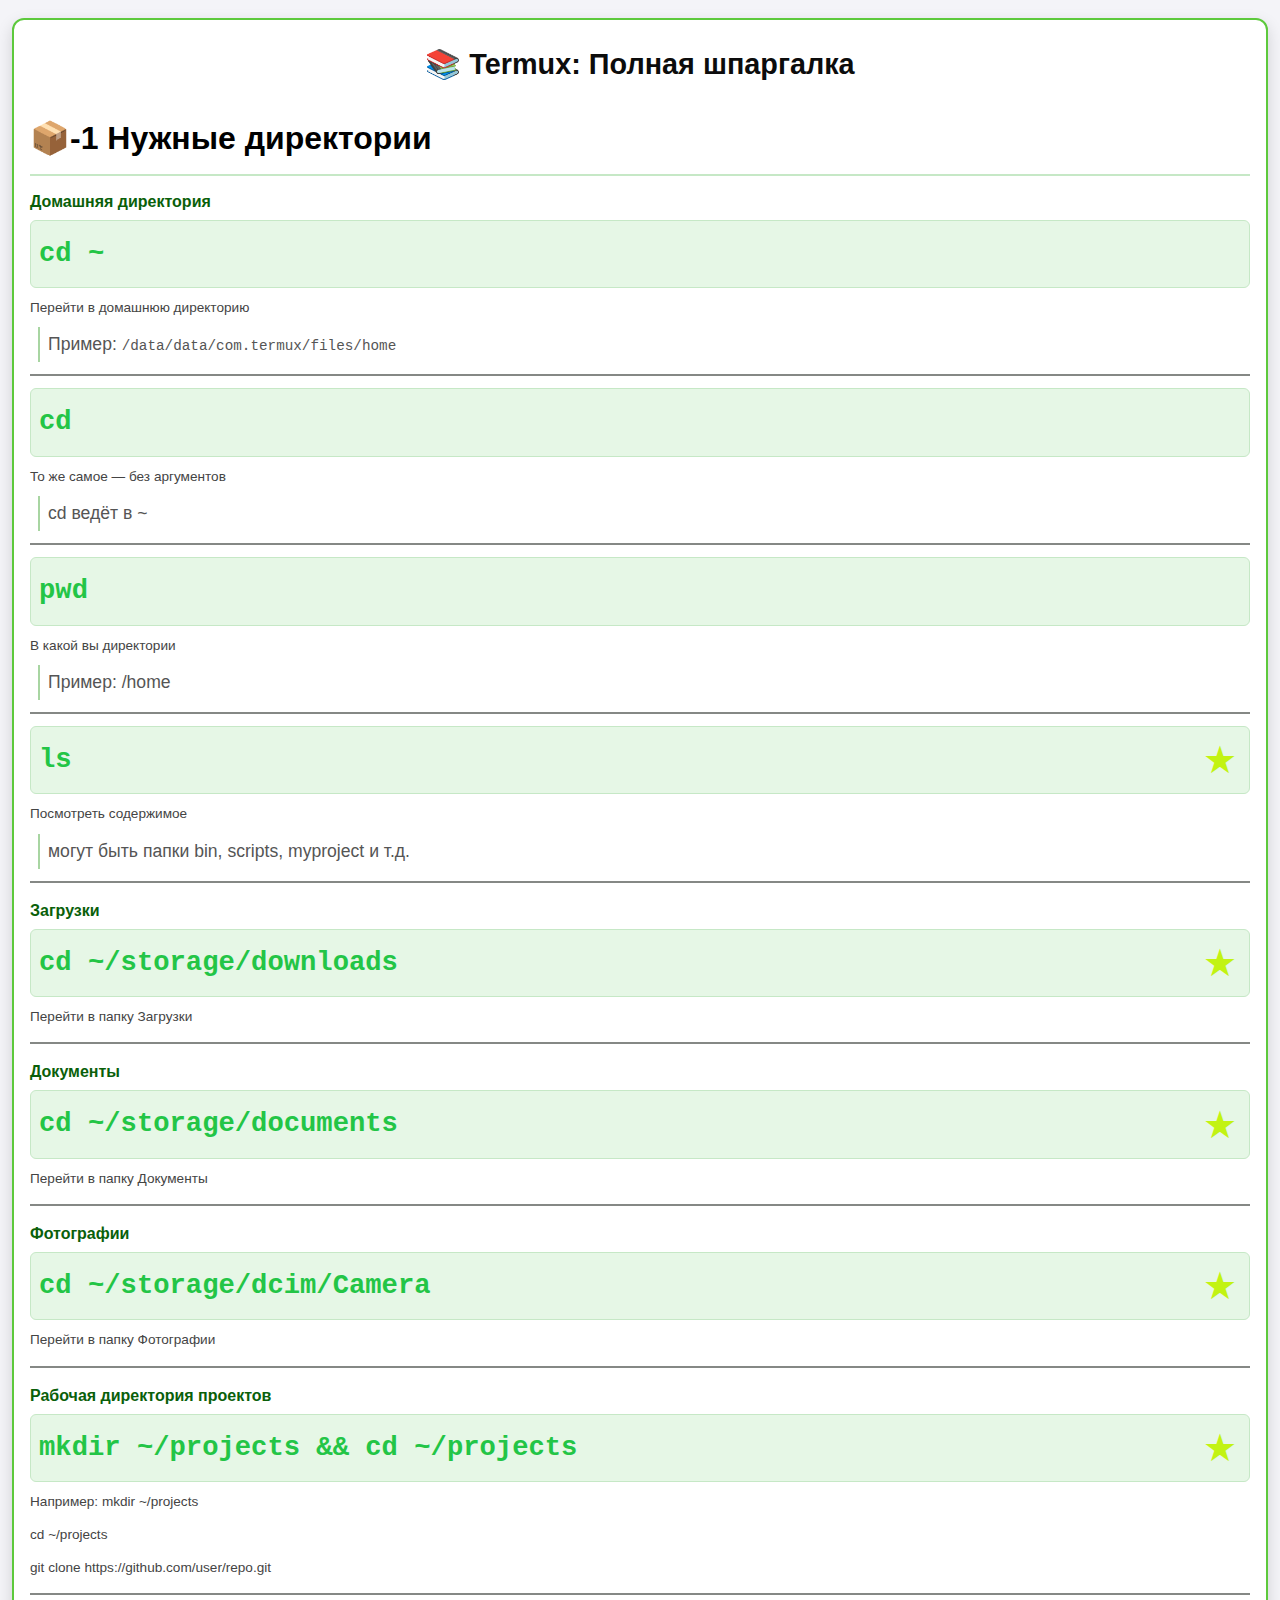
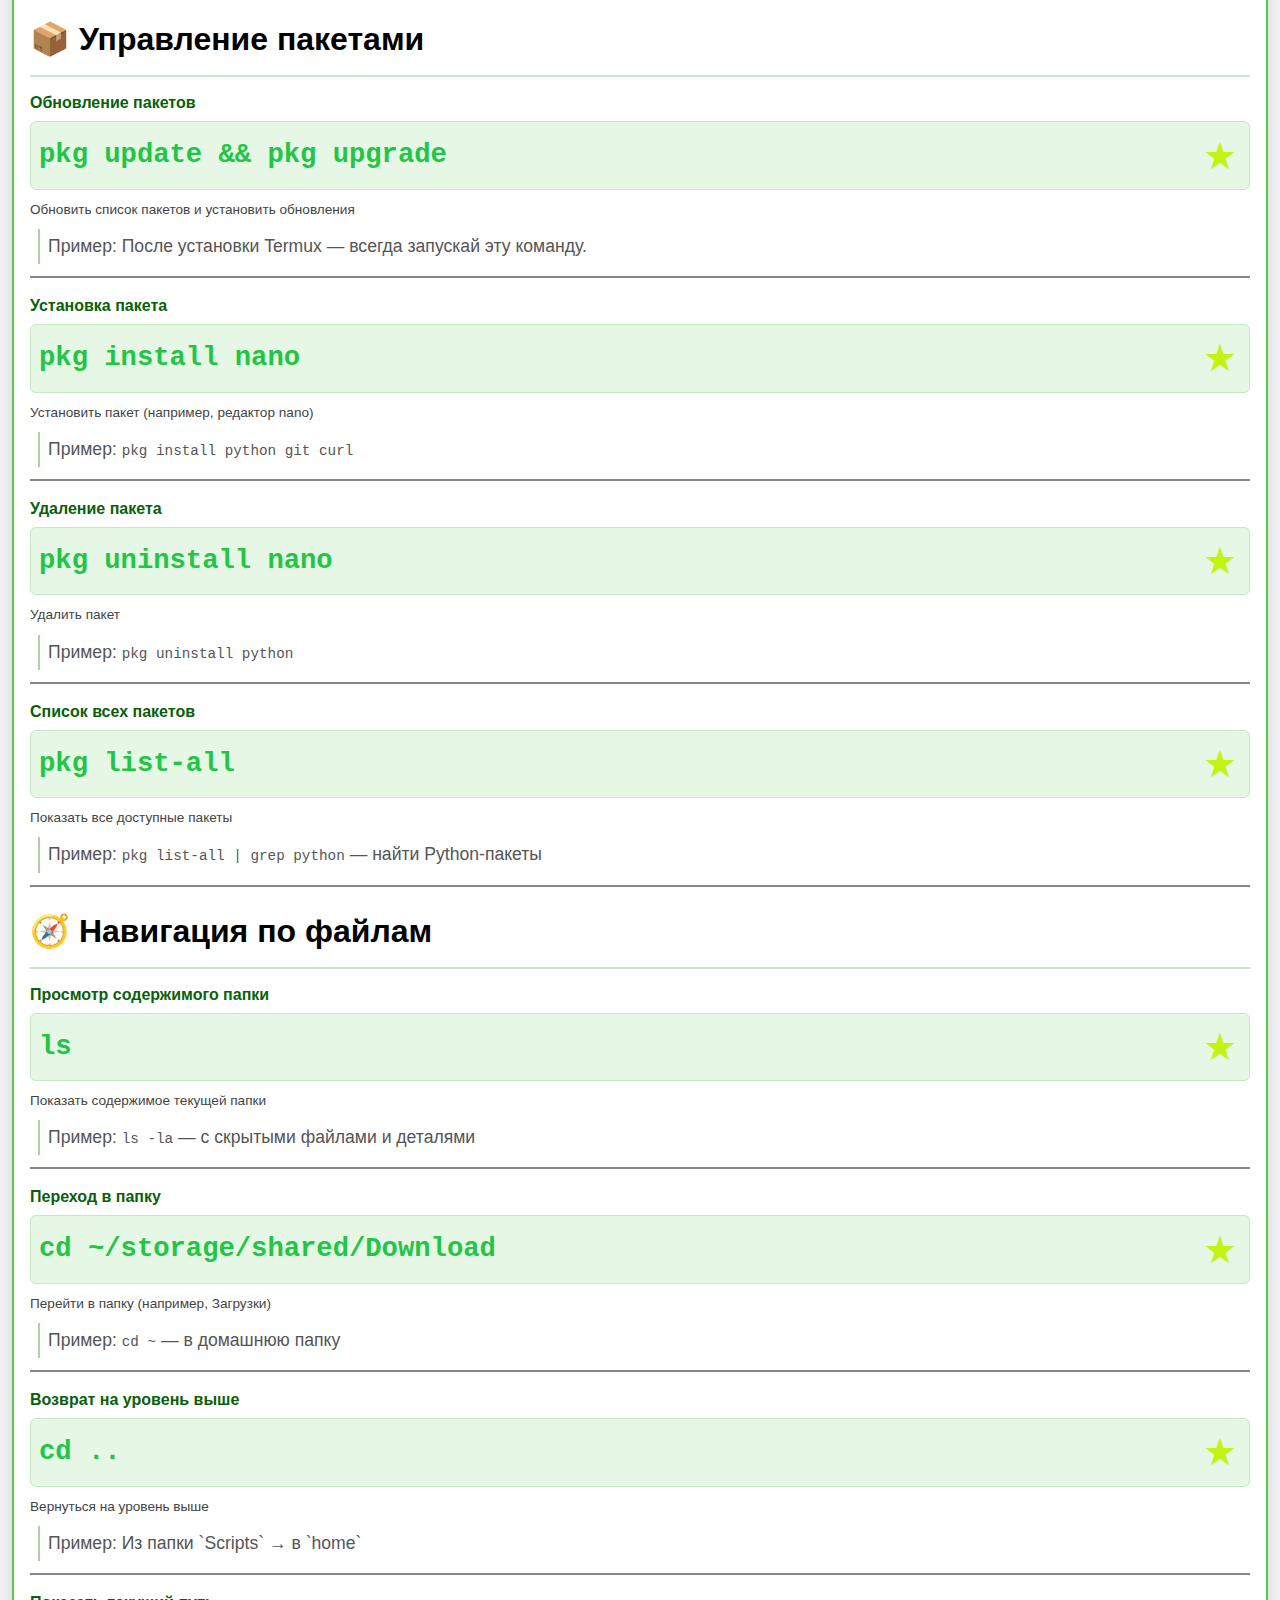
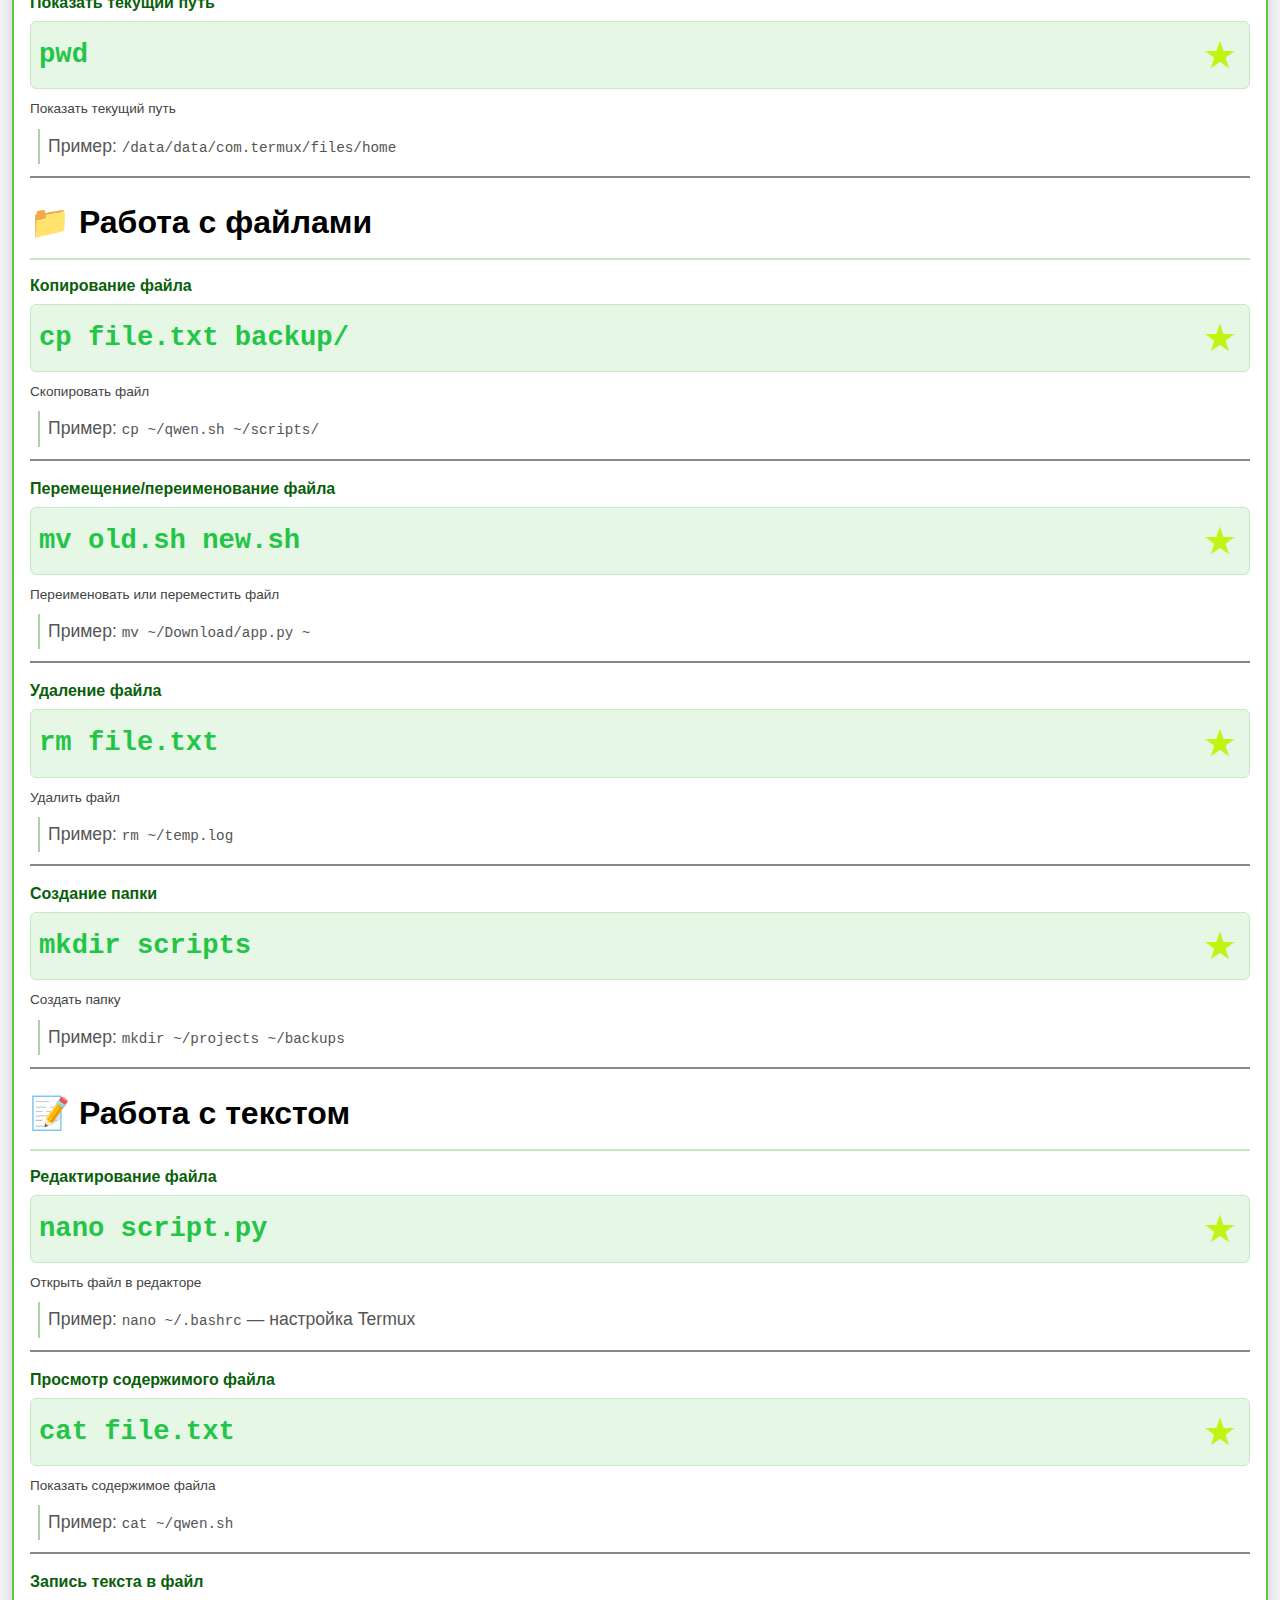
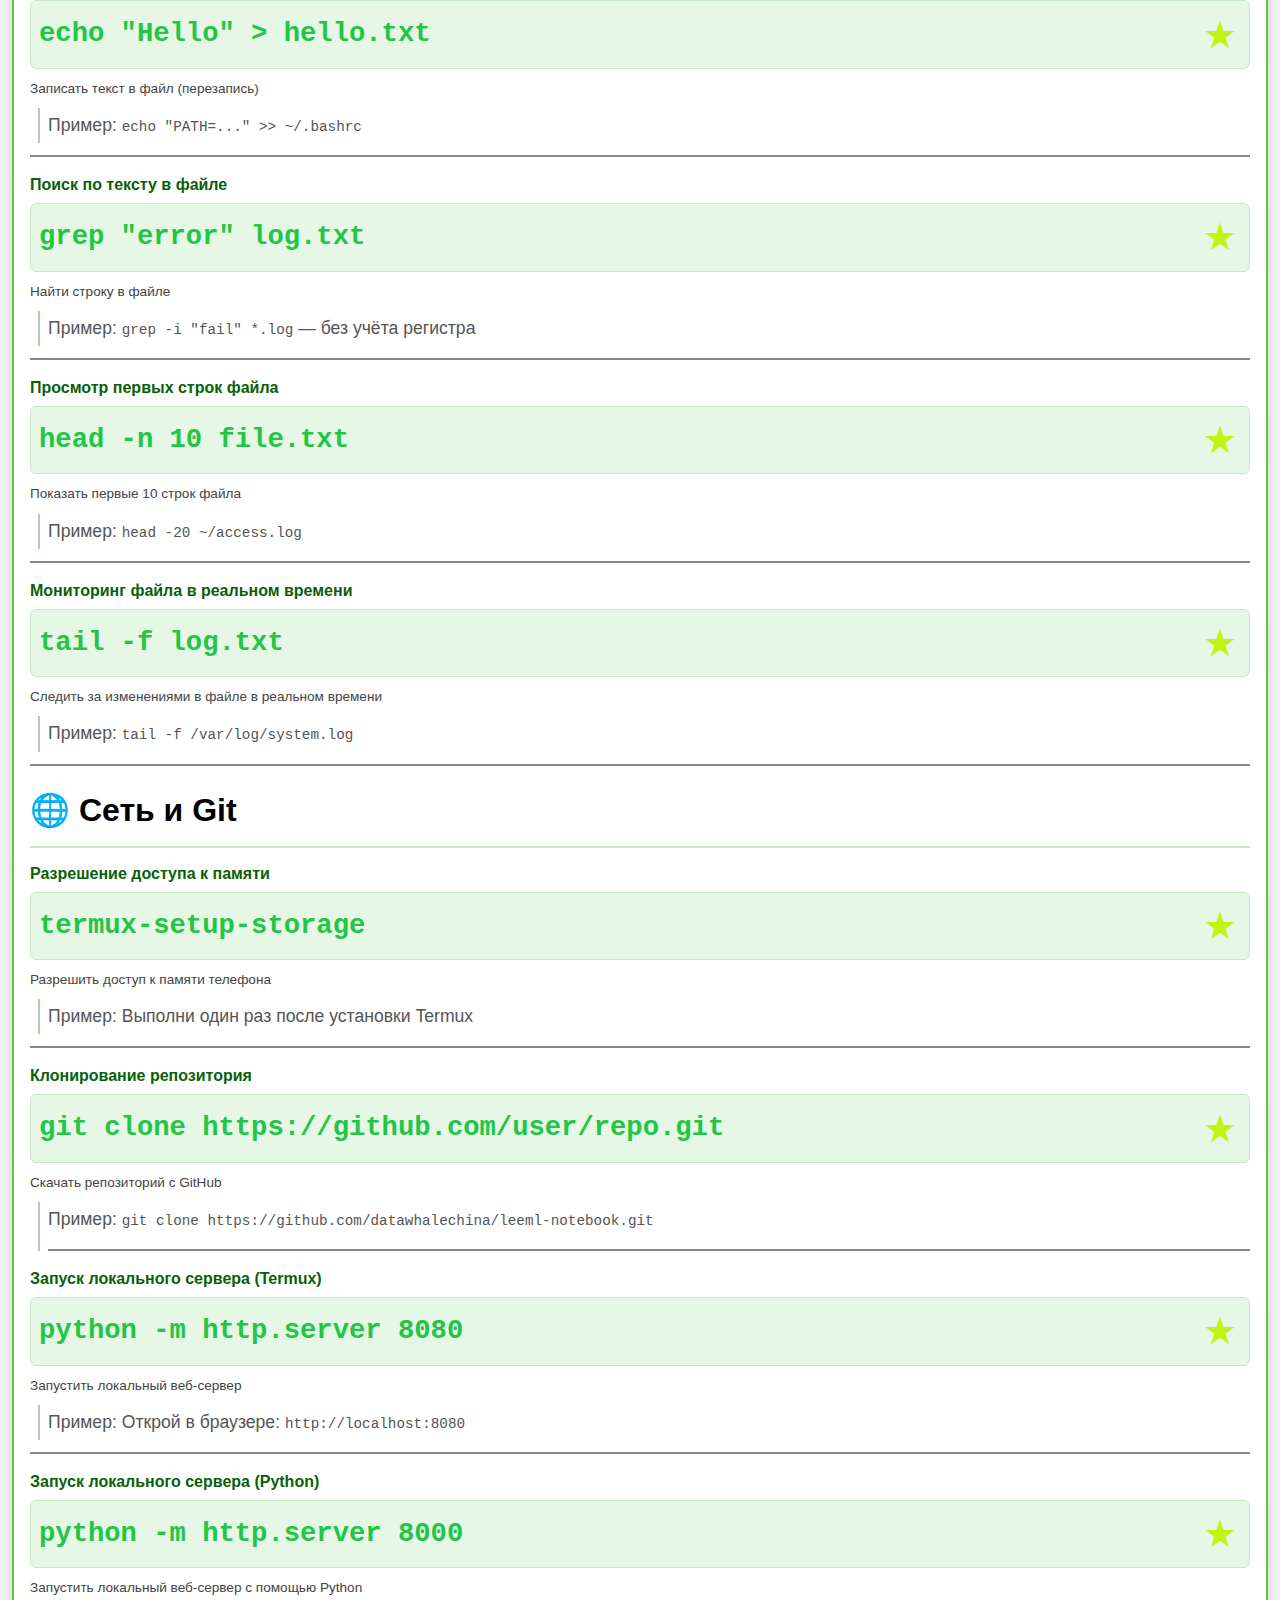
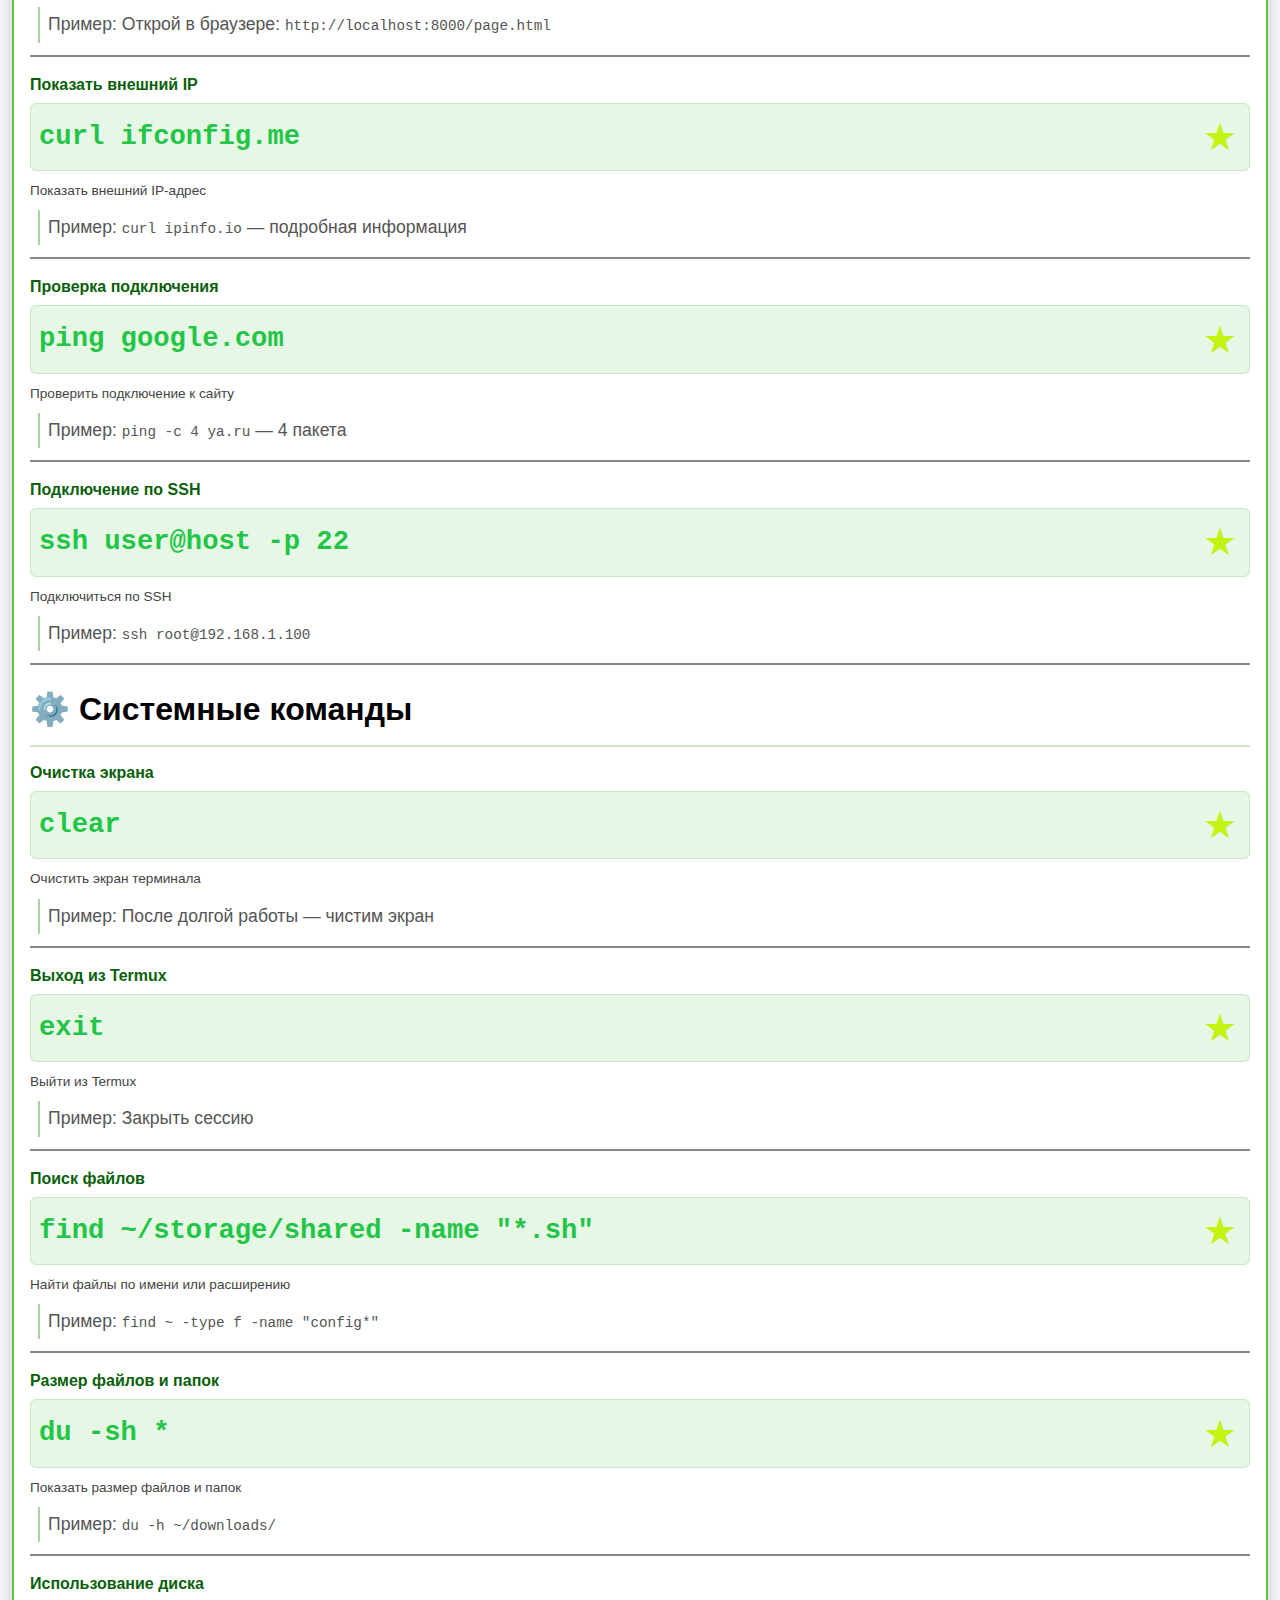
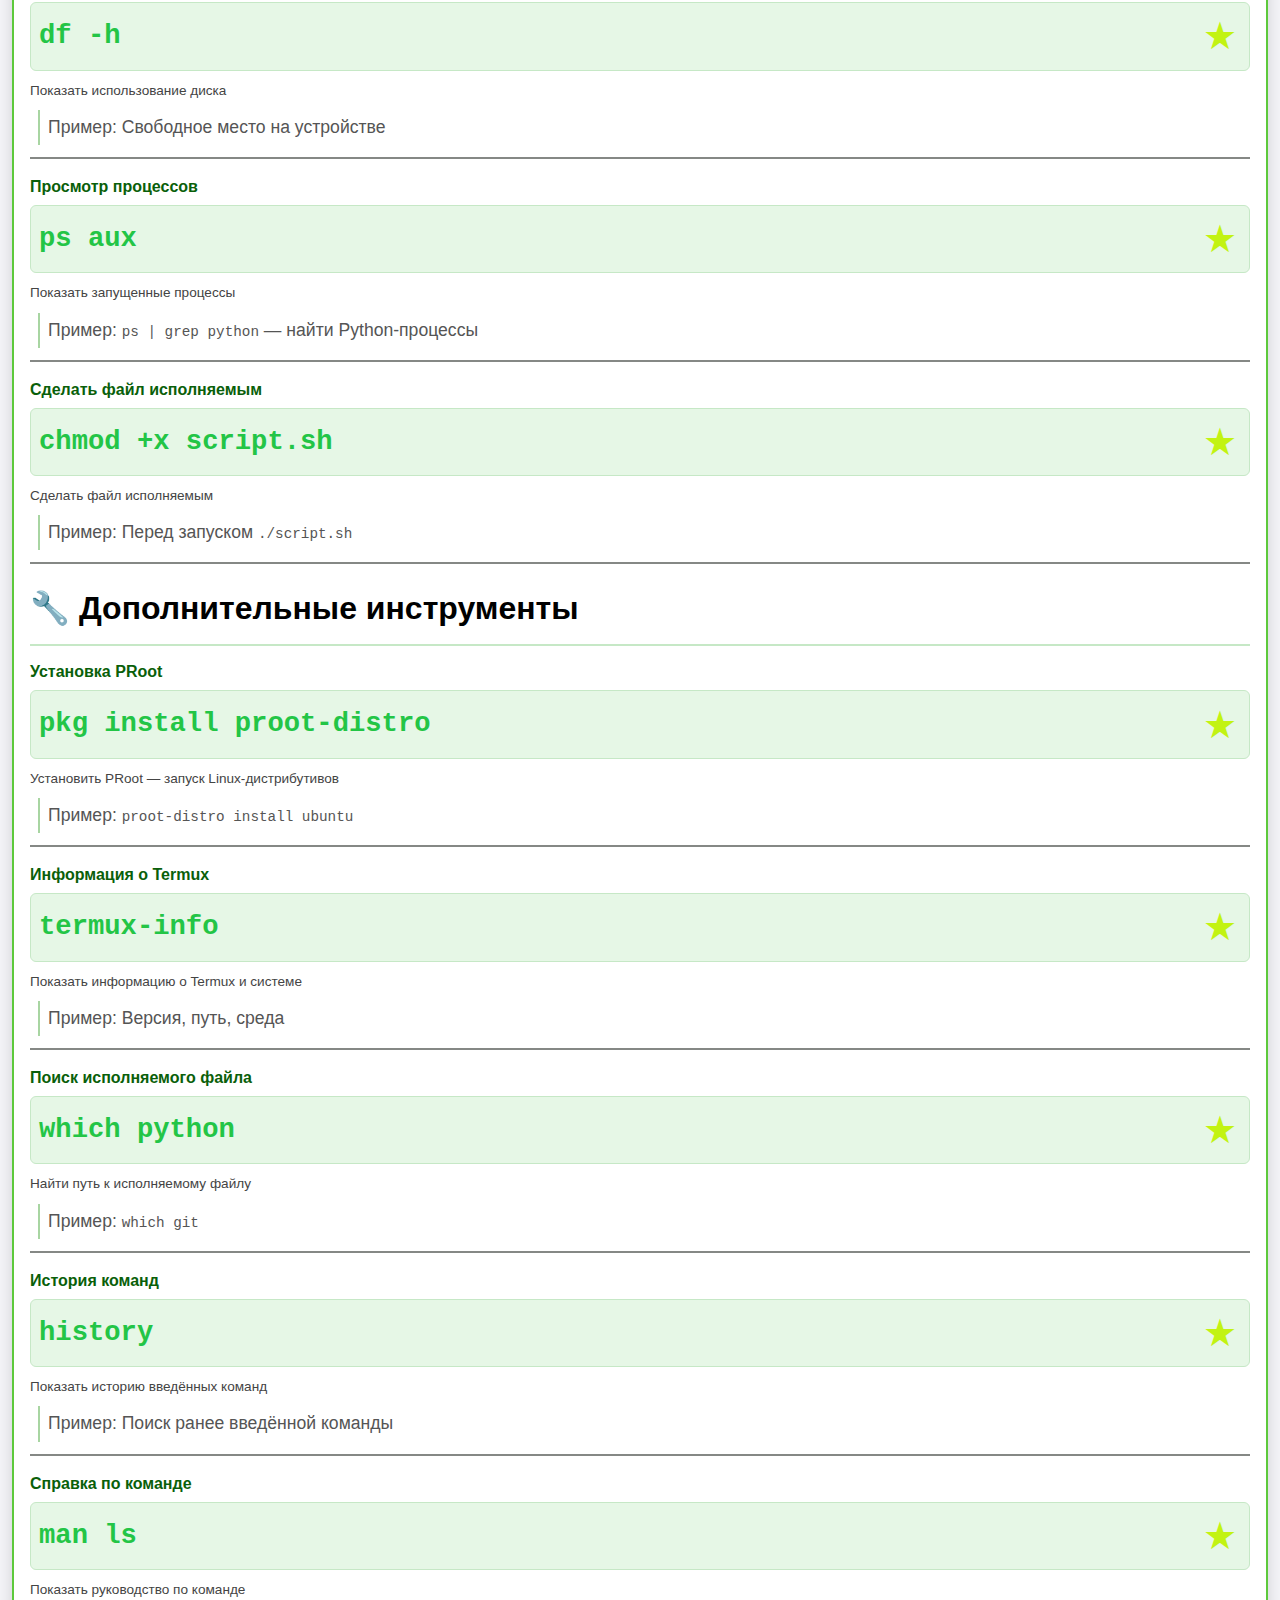
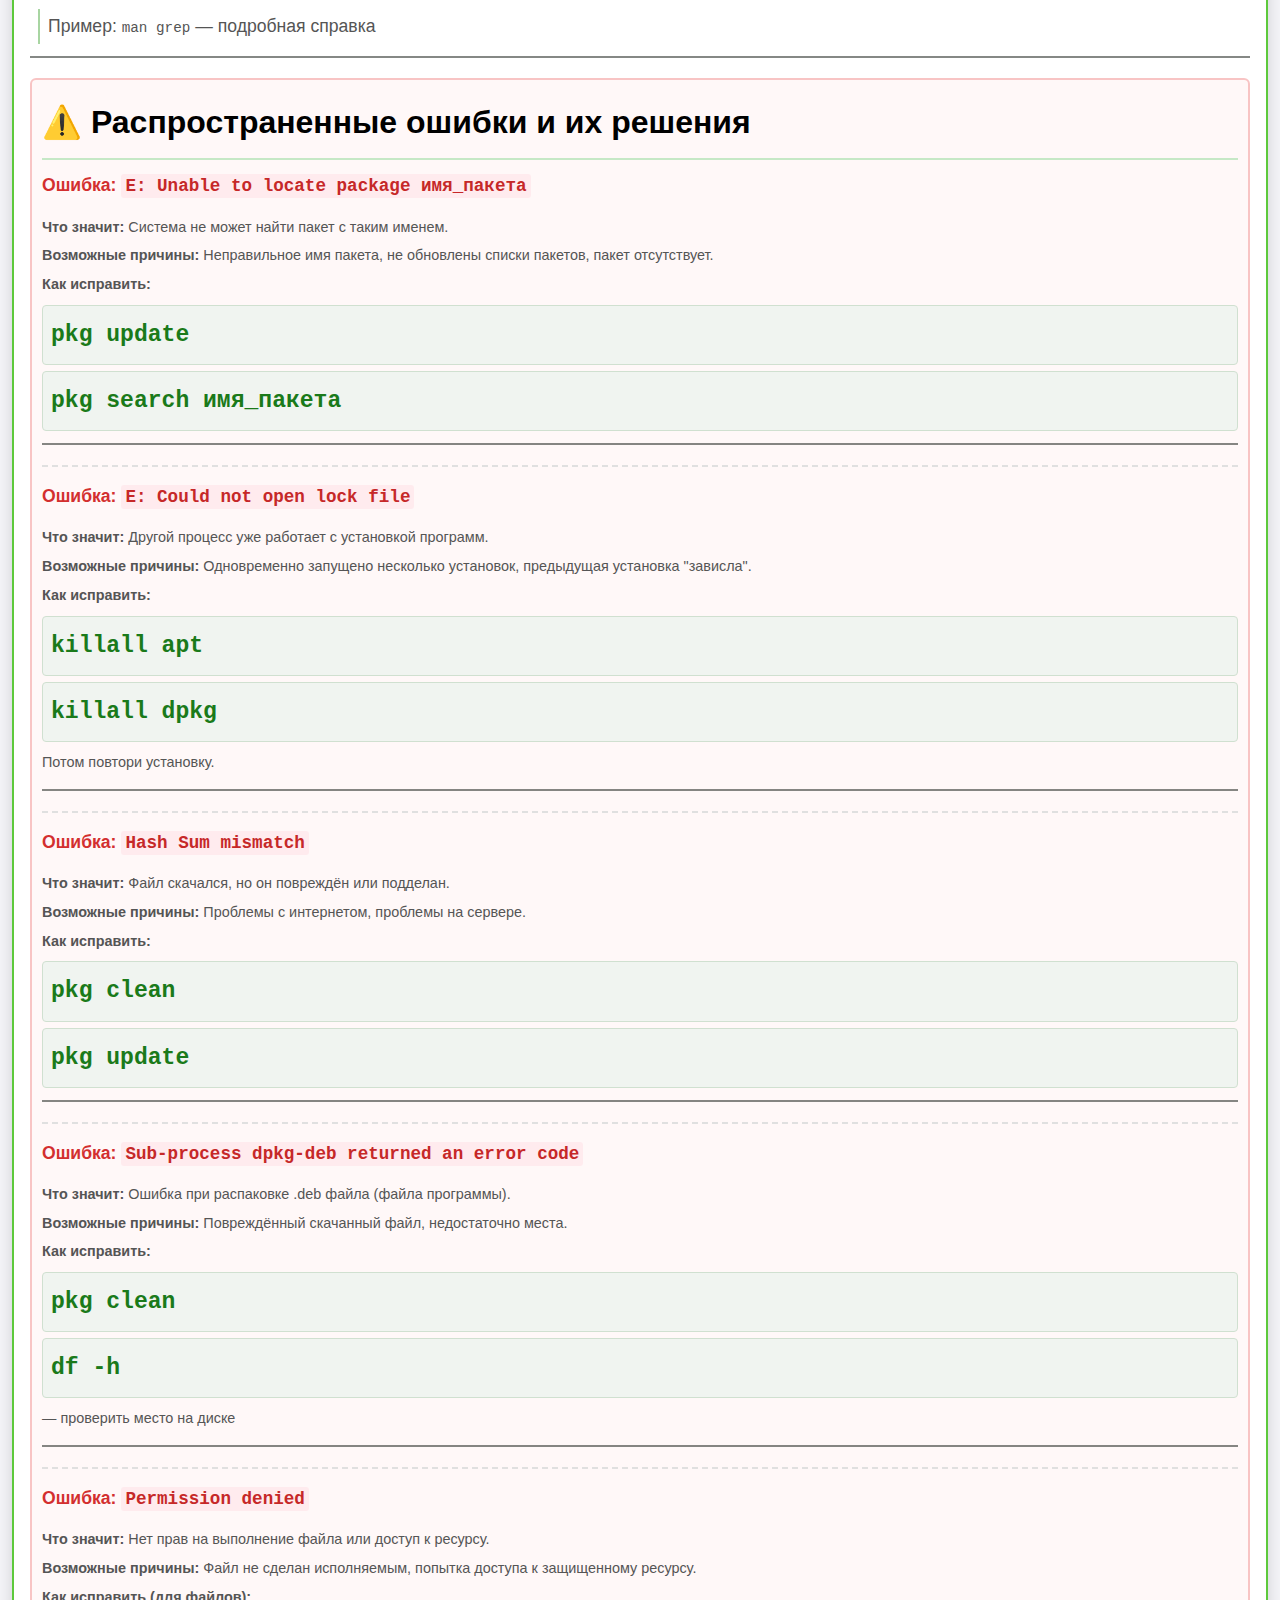
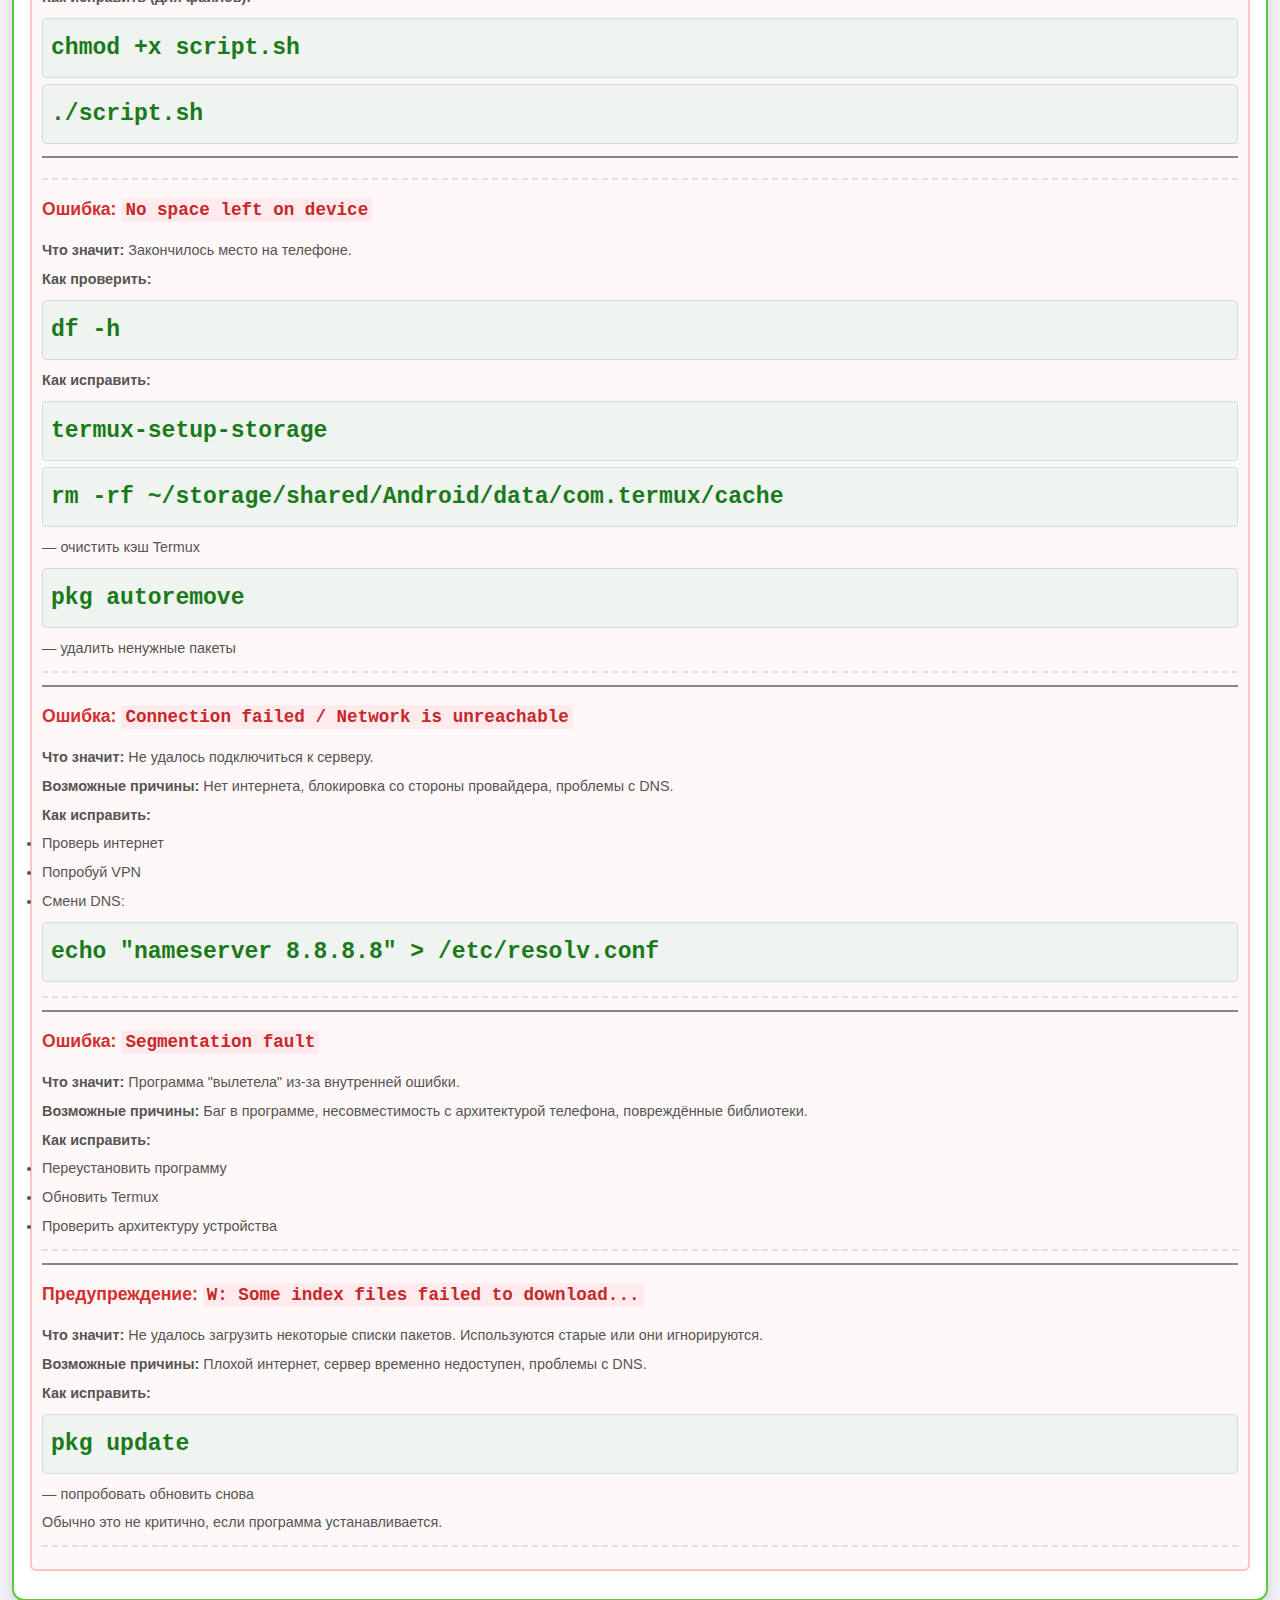
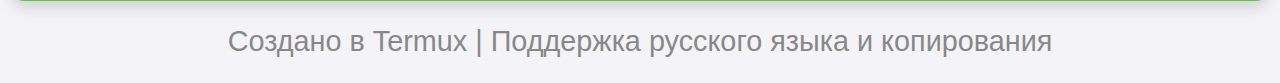
<file: page.html>
<!DOCTYPE html>
<html lang="ru">

<head>
    <meta charset="UTF-8">
    <meta name="viewport" content="width=device-width, initial-scale=1.0">
    <title>Termux: Полная шпаргалка</title>
    <style>
        * {
            margin: 0;
            padding: 0;
            box-sizing: border-box;
        }

        hr {
            border: 0;
            height: 2px;
            background-color: #343934ff;
            margin: 12px 0;
            opacity: 0.6;
        }

        body {
            background-color: #f4f4f8;
            font-family: 'Segoe UI', Tahoma, Geneva, Verdana, sans-serif;
            color: #333;
            padding: 6px;
            line-height: 2;
        }

        .frame {
            border: 2px solid #5dc93c;
            border-radius: 12px;
            padding: 12px;
            background-color: #ffffff;
            box-shadow: 0 6px 16px rgba(0, 0, 0, 0.15);
            max-width: 100%;
            width: 100%;
            margin: 6px auto;
        }

        h1 {
            text-align: center;
            margin-bottom: 12px;
            font-size: 1.8em;
            color: #0c0c0c;
        }

        .section {
            margin-bottom: 12px;
        }

        .section-title {
            font-weight: bold;
            font-size: 2em;
            color: #000000;
            margin-bottom: 8px;
            border-bottom: 2px solid #c6e8c6;
            padding-bottom: 4px;
        }

        .command-title {
            font-weight: bold;
            font-size: 1em;
            color: #0a5f0a;
            margin-top: 10px;
            /* Расстояние от конца примера до заголовка команды */
            margin-bottom: 2px;
        }

        .command-container {
            display: flex;
            align-items: center;
            background-color: #e6f7e6;
            border: 1px solid #c6e8c6;
            border-radius: 6px;
            padding: 6px 8px;
            margin-bottom: 6px;
            overflow-x: auto;
            font-family: 'Courier New', monospace;
            font-size: 1.7em;
            font-weight: bold;
            color: #23c546;
            cursor: pointer;
            transition: background-color 0.2s;
        }

        .command-container:hover {
            background-color: #d4f0d4;
        }

        .command {
            flex-grow: 1;
            word-break: break-all;
        }

        .copy-btn {
            background: none;
            border: none;
            cursor: pointer;
            color: #c2f312;
            font-size: 1.4em;
            margin-left: 8px;
            padding: 0 4px;
            transition: transform 0.2s, color 0.2s;
        }

        .copy-btn:hover {
            color: #8ba519;
            transform: scale(1.1);
        }

        .description {
            font-size: 0.85em;
            color: #444;
            margin-bottom: 6px;
        }

        .example {
            font-size: 1.1em;
            color: #555;
            margin: 4px 0 8px 8px;
            padding-left: 8px;
            border-left: 2px solid #a8d5a2;
        }

        footer {
            text-align: center;
            margin-top: 12px;
            font-size: 1.8em;
            color: #888;
        }

        /* Стиль для всплывающего уведомления */
        .toast {
            visibility: hidden;
            position: fixed;
            left: 50%;
            bottom: 20px;
            transform: translateX(-50%);
            background-color: #374738bd;
            color: white;
            text-align: center;
            padding: 10px 20px;
            border-radius: 6px;
            font-size: 0.95em;
            font-family: 'Segoe UI', sans-serif;
            font-weight: bold;
            z-index: 999;
            opacity: 0;
            transition: opacity 0.2s, visibility 0.2s;
        }

        .toast.show {
            visibility: visible;
            opacity: 1;
        }

        /* Для мобильных устройств: поднимаем toast выше (на высоту toast + половина toast ≈ +60px) */
        @media (max-width: 768px) {
            .toast {
                bottom: 70px;
                /* Было 20px → стало 70px (подняли на 50px вверх) */
                font-size: 0.9em;
                /* Можно немного уменьшить шрифт на мобильных */
                padding: 8px 16px;
            }
        }

        @media (min-width: 1200px) {
            body {
                padding: 12px;
            }

            .frame {
                padding: 16px;
            }
        }

        /* Стили для секции ошибок */
        .error-section {
            margin-top: 20px;
            padding: 10px;
            background-color: #fff8f8;
            border: 2px solid #f8c4c4;
            border-radius: 6px;
        }

        .error-title {
            font-weight: bold;
            font-size: 1.1em;
            color: #d32f2f;
            margin-bottom: 8px;
        }

        .error-item {
            margin-bottom: 12px;
            padding-bottom: 8px;
            border-bottom: 2px dashed #e0e0e0;
        }

        .error-code {
            font-family: 'Courier New', monospace;
            background-color: #ffebee;
            padding: 2px 4px;
            border-radius: 3px;
            color: #c62828;
            font-weight: bold;
        }

        .error-description {
            margin-top: 4px;
            font-size: 0.9em;
            color: #555;
        }

        /* Новый стиль для команд в описаниях ошибок */
        .error-command-line {
            display: flex;
            /* Используем flexbox */
            align-items: center;
            /* Выравниваем элементы по центру по вертикали */
            background-color: #f0f4f0;
            border: 1px solid #d0e0d0;
            border-radius: 4px;
            padding: 6px 8px;
            margin: 6px 0;
            font-family: 'Courier New', monospace;
            font-size: 1.6em;
            font-weight: bold;
            color: #1a7a1a;
            cursor: pointer;
            /* Показываем, что можно кликать */
            transition: background-color 0.2s;
            /* Плавный переход цвета */
        }

        .error-command-line:hover {
            background-color: #e0e8e0;
            /* Цвет при наведении */
        }

        .error-command-text {
            flex-grow: 1;
            /* Текст занимает всё доступное пространство */
            word-break: break-all;
            /* Перенос длинных слов */
        }

        /* Скрыть кнопку копирования внутри error-command-line */
        .error-command-line .error-copy-btn {
            display: none;
        }
    </style>
</head>

<body>
    <div class="frame">
        <h1>📚 Termux: Полная шпаргалка</h1>
        <!-- Управление пакетами -->
        <div class="section">
            <div class="section-title">📦-1 Нужные директории</div>

            <div class="command-title">Домашняя директория</div>
            <div class="command-container" onclick="copyToClipboard('pkg install nano')">
                <div class="command">cd ~</div>
            </div>
            <div class="description">Перейти в домашнюю директорию</div>
            <div class="example">Пример: <code>/data/data/com.termux/files/home</code></div>
            <hr>
            <div class="command-container" onclick="copyToClipboard('pkg install nano')">
                <div class="command">cd</div>
            </div>
            <div class="description">То же самое — без аргументов</div>
            <div class="example">cd ведёт в ~</code></div>
            <hr>
            <div class="command-container" onclick="copyToClipboard('pkg install nano')">
                <div class="command">pwd</div>
            </div>
            <div class="description">В какой вы директории</div>
            <div class="example">Пример: /home</div>
            <hr>
            <div class="command-container" onclick="copyToClipboard('pkg uninstall nano')">
                <div class="command">ls</div>
                <button class="copy-btn"
                    onclick="event.stopPropagation(); copyToClipboard('pkg uninstall nano')">★</button>
            </div>
            <div class="description">Посмотреть содержимое</div>
            <div class="example">могут быть папки bin, scripts, myproject и т.д.</div>
            <hr>
            <div class="command-title">Загрузки</div>
            <div class="command-container" onclick="copyToClipboard('pkg list-all')">
                <div class="command">cd ~/storage/downloads</div>
                <button class="copy-btn" onclick="event.stopPropagation(); copyToClipboard('pkg list-all')">★</button>
            </div>
            <div class="description">Перейти в папку Загрузки</div>
            <hr>
            <div class="command-title">Документы</div>
            <div class="command-container" onclick="copyToClipboard('pkg list-all')">
                <div class="command">cd ~/storage/documents</div>
                <button class="copy-btn" onclick="event.stopPropagation(); copyToClipboard('pkg list-all')">★</button>
            </div>
            <div class="description">Перейти в папку Документы</div>
            <hr>
            <div class="command-title">Фотографии</div>
            <div class="command-container" onclick="copyToClipboard('pkg list-all')">
                <div class="command">cd ~/storage/dcim/Camera</div>
                <button class="copy-btn" onclick="event.stopPropagation(); copyToClipboard('pkg list-all')">★</button>
            </div>
            <div class="description">Перейти в папку Фотографии</div>
            <hr>
            <div class="command-title">Рабочая директория проектов</div>
            <div class="command-container" onclick="copyToClipboard('pkg list-all')">
                <div class="command">mkdir ~/projects && cd ~/projects</div>
                <button class="copy-btn" onclick="event.stopPropagation(); copyToClipboard('pkg list-all')">★</button>
            </div>
            <div class="description">Например: mkdir ~/projects</div>
            <div class="description">cd ~/projects</div>
            <div class="description">git clone https://github.com/user/repo.git</div>
            <hr>
        </div>
        <!-- Управление пакетами -->
        <div class="section">
            <div class="section-title">📦 Управление пакетами</div>
            <div class="command-title">Обновление пакетов</div>
            <div class="command-container" onclick="copyToClipboard('pkg update &amp;&amp; pkg upgrade')">
                <div class="command">pkg update &amp;&amp; pkg upgrade</div>
                <button class="copy-btn"
                    onclick="event.stopPropagation(); copyToClipboard('pkg update &amp;&amp; pkg upgrade')">★</button>
            </div>
            <div class="description">Обновить список пакетов и установить обновления</div>
            <div class="example">Пример: После установки Termux — всегда запускай эту команду.</div>
            <hr>
            <div class="command-title">Установка пакета</div>
            <div class="command-container" onclick="copyToClipboard('pkg install nano')">
                <div class="command">pkg install nano</div>
                <button class="copy-btn"
                    onclick="event.stopPropagation(); copyToClipboard('pkg install nano')">★</button>
            </div>
            <div class="description">Установить пакет (например, редактор nano)</div>
            <div class="example">Пример: <code>pkg install python git curl</code></div>
            <hr>
            <div class="command-title">Удаление пакета</div>
            <div class="command-container" onclick="copyToClipboard('pkg uninstall nano')">
                <div class="command">pkg uninstall nano</div>
                <button class="copy-btn"
                    onclick="event.stopPropagation(); copyToClipboard('pkg uninstall nano')">★</button>
            </div>
            <div class="description">Удалить пакет</div>
            <div class="example">Пример: <code>pkg uninstall python</code></div>
            <hr>
            <div class="command-title">Список всех пакетов</div>
            <div class="command-container" onclick="copyToClipboard('pkg list-all')">
                <div class="command">pkg list-all</div>
                <button class="copy-btn" onclick="event.stopPropagation(); copyToClipboard('pkg list-all')">★</button>
            </div>
            <div class="description">Показать все доступные пакеты</div>
            <div class="example">Пример: <code>pkg list-all | grep python</code> — найти Python-пакеты</div>
            <hr>
        </div>
        <!-- Навигация по файлам -->
        <div class="section">
            <div class="section-title">🧭 Навигация по файлам</div>
            <div class="command-title">Просмотр содержимого папки</div>
            <div class="command-container" onclick="copyToClipboard('ls')">
                <div class="command">ls</div>
                <button class="copy-btn" onclick="event.stopPropagation(); copyToClipboard('ls')">★</button>
            </div>
            <div class="description">Показать содержимое текущей папки</div>
            <div class="example">Пример: <code>ls -la</code> — с скрытыми файлами и деталями</div>
            <hr>
            <div class="command-title">Переход в папку</div>
            <div class="command-container" onclick="copyToClipboard('cd ~/storage/shared/Download')">
                <div class="command">cd ~/storage/shared/Download</div>
                <button class="copy-btn"
                    onclick="event.stopPropagation(); copyToClipboard('cd ~/storage/shared/Download')">★</button>
            </div>
            <div class="description">Перейти в папку (например, Загрузки)</div>
            <div class="example">Пример: <code>cd ~</code> — в домашнюю папку</div>
            <hr>
            <div class="command-title">Возврат на уровень выше</div>
            <div class="command-container" onclick="copyToClipboard('cd ..')">
                <div class="command">cd ..</div>
                <button class="copy-btn" onclick="event.stopPropagation(); copyToClipboard('cd ..')">★</button>
            </div>
            <div class="description">Вернуться на уровень выше</div>
            <div class="example">Пример: Из папки `Scripts` → в `home`</div>
            <hr>
            <div class="command-title">Показать текущий путь</div>
            <div class="command-container" onclick="copyToClipboard('pwd')">
                <div class="command">pwd</div>
                <button class="copy-btn" onclick="event.stopPropagation(); copyToClipboard('pwd')">★</button>
            </div>
            <div class="description">Показать текущий путь</div>
            <div class="example">Пример: <code>/data/data/com.termux/files/home</code></div>
            <hr>
        </div>
        <!-- Работа с файлами -->
        <div class="section">
            <div class="section-title">📁 Работа с файлами</div>
            <div class="command-title">Копирование файла</div>
            <div class="command-container" onclick="copyToClipboard('cp file.txt backup/')">
                <div class="command">cp file.txt backup/</div>
                <button class="copy-btn"
                    onclick="event.stopPropagation(); copyToClipboard('cp file.txt backup/')">★</button>
            </div>
            <div class="description">Скопировать файл</div>
            <div class="example">Пример: <code>cp ~/qwen.sh ~/scripts/</code></div>
            <hr>
            <div class="command-title">Перемещение/переименование файла</div>
            <div class="command-container" onclick="copyToClipboard('mv old.sh new.sh')">
                <div class="command">mv old.sh new.sh</div>
                <button class="copy-btn"
                    onclick="event.stopPropagation(); copyToClipboard('mv old.sh new.sh')">★</button>
            </div>
            <div class="description">Переименовать или переместить файл</div>
            <div class="example">Пример: <code>mv ~/Download/app.py ~</code></div>
            <hr>
            <div class="command-title">Удаление файла</div>
            <div class="command-container" onclick="copyToClipboard('rm file.txt')">
                <div class="command">rm file.txt</div>
                <button class="copy-btn" onclick="event.stopPropagation(); copyToClipboard('rm file.txt')">★</button>
            </div>
            <div class="description">Удалить файл</div>
            <div class="example">Пример: <code>rm ~/temp.log</code></div>
            <hr>
            <div class="command-title">Создание папки</div>
            <div class="command-container" onclick="copyToClipboard('mkdir scripts')">
                <div class="command">mkdir scripts</div>
                <button class="copy-btn" onclick="event.stopPropagation(); copyToClipboard('mkdir scripts')">★</button>
            </div>
            <div class="description">Создать папку</div>
            <div class="example">Пример: <code>mkdir ~/projects ~/backups</code></div>
            <hr>
        </div>
        <!-- Работа с текстом -->
        <div class="section">
            <div class="section-title">📝 Работа с текстом</div>
            <div class="command-title">Редактирование файла</div>
            <div class="command-container" onclick="copyToClipboard('nano script.py')">
                <div class="command">nano script.py</div>
                <button class="copy-btn" onclick="event.stopPropagation(); copyToClipboard('nano script.py')">★</button>
            </div>
            <div class="description">Открыть файл в редакторе</div>
            <div class="example">Пример: <code>nano ~/.bashrc</code> — настройка Termux</div>
            <hr>
            <div class="command-title">Просмотр содержимого файла</div>
            <div class="command-container" onclick="copyToClipboard('cat file.txt')">
                <div class="command">cat file.txt</div>
                <button class="copy-btn" onclick="event.stopPropagation(); copyToClipboard('cat file.txt')">★</button>
            </div>
            <div class="description">Показать содержимое файла</div>
            <div class="example">Пример: <code>cat ~/qwen.sh</code></div>
            <hr>
            <div class="command-title">Запись текста в файл</div>
            <div class="command-container" onclick="copyToClipboard('echo &quot;Hello&quot; > hello.txt')">
                <div class="command">echo "Hello" > hello.txt</div>
                <button class="copy-btn"
                    onclick="event.stopPropagation(); copyToClipboard('echo &quot;Hello&quot; > hello.txt')">★</button>
            </div>
            <div class="description">Записать текст в файл (перезапись)</div>
            <div class="example">Пример: <code>echo &quot;PATH=...&quot; >> ~/.bashrc</code></div>
            <hr>
            <div class="command-title">Поиск по тексту в файле</div>
            <div class="command-container" onclick="copyToClipboard('grep &quot;error&quot; log.txt')">
                <div class="command">grep "error" log.txt</div>
                <button class="copy-btn"
                    onclick="event.stopPropagation(); copyToClipboard('grep &quot;error&quot; log.txt')">★</button>
            </div>
            <div class="description">Найти строку в файле</div>
            <div class="example">Пример: <code>grep -i &quot;fail&quot; *.log</code> — без учёта регистра</div>
            <hr>
            <div class="command-title">Просмотр первых строк файла</div>
            <div class="command-container" onclick="copyToClipboard('head -n 10 file.txt')">
                <div class="command">head -n 10 file.txt</div>
                <button class="copy-btn"
                    onclick="event.stopPropagation(); copyToClipboard('head -n 10 file.txt')">★</button>
            </div>
            <div class="description">Показать первые 10 строк файла</div>
            <div class="example">Пример: <code>head -20 ~/access.log</code></div>
            <hr>
            <div class="command-title">Мониторинг файла в реальном времени</div>
            <div class="command-container" onclick="copyToClipboard('tail -f log.txt')">
                <div class="command">tail -f log.txt</div>
                <button class="copy-btn"
                    onclick="event.stopPropagation(); copyToClipboard('tail -f log.txt')">★</button>
            </div>
            <div class="description">Следить за изменениями в файле в реальном времени</div>
            <div class="example">Пример: <code>tail -f /var/log/system.log</code></div>
            <hr>
        </div>
        <!-- Сеть и Git -->
        <div class="section">
            <div class="section-title">🌐 Сеть и Git</div>
            <div class="command-title">Разрешение доступа к памяти</div>
            <div class="command-container" onclick="copyToClipboard('termux-setup-storage')">
                <div class="command">termux-setup-storage</div>
                <button class="copy-btn"
                    onclick="event.stopPropagation(); copyToClipboard('termux-setup-storage')">★</button>
            </div>
            <div class="description">Разрешить доступ к памяти телефона</div>
            <div class="example">Пример: Выполни один раз после установки Termux</div>
            <hr>
            <div class="command-title">Клонирование репозитория</div>
            <div class="command-container" onclick="copyToClipboard('git clone https://github.com/user/repo.git')">
                <div class="command">git clone https://github.com/user/repo.git</div>
                <button class="copy-btn"
                    onclick="event.stopPropagation(); copyToClipboard('git clone https://github.com/user/repo.git')">★</button>
            </div>
            <div class="description">Скачать репозиторий с GitHub</div>
            <div class="example">Пример: <code>git clone https://github.com/datawhalechina/leeml-notebook.git</code>
                <hr>
            </div>
            <div class="command-title">Запуск локального сервера (Termux)</div>
            <div class="command-container" onclick="copyToClipboard('python -m http.server 8080')">
                <div class="command">python -m http.server 8080</div>
                <button class="copy-btn"
                    onclick="event.stopPropagation(); copyToClipboard('python -m http.server 8080')">★</button>
            </div>
            <div class="description">Запустить локальный веб-сервер</div>
            <div class="example">Пример: Открой в браузере: <code>http://localhost:8080</code></div>
            <hr>

            <!-- НОВАЯ ПОДСЕКЦИЯ: Локальный сервер Python -->
            <div class="command-title">Запуск локального сервера (Python)</div>
            <div class="command-container" onclick="copyToClipboard('python -m http.server 8000')">
                <div class="command">python -m http.server 8000</div>
                <button class="copy-btn"
                    onclick="event.stopPropagation(); copyToClipboard('python -m http.server 8000')">★</button>
            </div>
            <div class="description">Запустить локальный веб-сервер с помощью Python</div>
            <div class="example">Пример: Открой в браузере: <code>http://localhost:8000/page.html</code></div>
            <hr>
            <!-- КОНЕЦ НОВОЙ ПОДСЕКЦИИ -->

            <div class="command-title">Показать внешний IP</div>
            <div class="command-container" onclick="copyToClipboard('curl ifconfig.me')">
                <div class="command">curl ifconfig.me</div>
                <button class="copy-btn"
                    onclick="event.stopPropagation(); copyToClipboard('curl ifconfig.me')">★</button>
            </div>
            <div class="description">Показать внешний IP-адрес</div>
            <div class="example">Пример: <code>curl ipinfo.io</code> — подробная информация</div>
            <hr>
            <div class="command-title">Проверка подключения</div>
            <div class="command-container" onclick="copyToClipboard('ping google.com')">
                <div class="command">ping google.com</div>
                <button class="copy-btn"
                    onclick="event.stopPropagation(); copyToClipboard('ping google.com')">★</button>
            </div>
            <div class="description">Проверить подключение к сайту</div>
            <div class="example">Пример: <code>ping -c 4 ya.ru</code> — 4 пакета</div>
            <hr>
            <div class="command-title">Подключение по SSH</div>
            <div class="command-container" onclick="copyToClipboard('ssh user@host -p 22')">
                <div class="command">ssh user@host -p 22</div>
                <button class="copy-btn"
                    onclick="event.stopPropagation(); copyToClipboard('ssh user@host -p 22')">★</button>
            </div>
            <div class="description">Подключиться по SSH</div>
            <div class="example">Пример: <code>ssh root@192.168.1.100</code></div>
            <hr>
        </div>
        <!-- Системные команды -->
        <div class="section">
            <div class="section-title">⚙️ Системные команды</div>
            <div class="command-title">Очистка экрана</div>
            <div class="command-container" onclick="copyToClipboard('clear')">
                <div class="command">clear</div>
                <button class="copy-btn" onclick="event.stopPropagation(); copyToClipboard('clear')">★</button>
            </div>
            <div class="description">Очистить экран терминала</div>
            <div class="example">Пример: После долгой работы — чистим экран</div>
            <hr>
            <div class="command-title">Выход из Termux</div>
            <div class="command-container" onclick="copyToClipboard('exit')">
                <div class="command">exit</div>
                <button class="copy-btn" onclick="event.stopPropagation(); copyToClipboard('exit')">★</button>
            </div>
            <div class="description">Выйти из Termux</div>
            <div class="example">Пример: Закрыть сессию</div>
            <hr>
            <div class="command-title">Поиск файлов</div>
            <div class="command-container" onclick="copyToClipboard('find ~/storage/shared -name &quot;*.sh&quot;')">
                <div class="command">find ~/storage/shared -name "*.sh"</div>
                <button class="copy-btn"
                    onclick="event.stopPropagation(); copyToClipboard('find ~/storage/shared -name &quot;*.sh&quot;')">★</button>
            </div>
            <div class="description">Найти файлы по имени или расширению</div>
            <div class="example">Пример: <code>find ~ -type f -name "config*"</code></div>
            <hr>
            <div class="command-title">Размер файлов и папок</div>
            <div class="command-container" onclick="copyToClipboard('du -sh *')">
                <div class="command">du -sh *</div>
                <button class="copy-btn" onclick="event.stopPropagation(); copyToClipboard('du -sh *')">★</button>
            </div>
            <div class="description">Показать размер файлов и папок</div>
            <div class="example">Пример: <code>du -h ~/downloads/</code></div>
            <hr>
            <div class="command-title">Использование диска</div>
            <div class="command-container" onclick="copyToClipboard('df -h')">
                <div class="command">df -h</div>
                <button class="copy-btn" onclick="event.stopPropagation(); copyToClipboard('df -h')">★</button>
            </div>
            <div class="description">Показать использование диска</div>
            <div class="example">Пример: Свободное место на устройстве</div>
            <hr>
            <div class="command-title">Просмотр процессов</div>
            <div class="command-container" onclick="copyToClipboard('ps aux')">
                <div class="command">ps aux</div>
                <button class="copy-btn" onclick="event.stopPropagation(); copyToClipboard('ps aux')">★</button>
            </div>
            <div class="description">Показать запущенные процессы</div>
            <div class="example">Пример: <code>ps | grep python</code> — найти Python-процессы</div>
            <hr>
            <div class="command-title">Сделать файл исполняемым</div>
            <div class="command-container" onclick="copyToClipboard('chmod +x script.sh')">
                <div class="command">chmod +x script.sh</div>
                <button class="copy-btn"
                    onclick="event.stopPropagation(); copyToClipboard('chmod +x script.sh')">★</button>
            </div>
            <div class="description">Сделать файл исполняемым</div>
            <div class="example">Пример: Перед запуском <code>./script.sh</code></div>
            <hr>
        </div>
        <!-- Дополнительные инструменты -->
        <div class="section">
            <div class="section-title">🔧 Дополнительные инструменты</div>
            <div class="command-title">Установка PRoot</div>
            <div class="command-container" onclick="copyToClipboard('pkg install proot-distro')">
                <div class="command">pkg install proot-distro</div>
                <button class="copy-btn"
                    onclick="event.stopPropagation(); copyToClipboard('pkg install proot-distro')">★</button>
            </div>
            <div class="description">Установить PRoot — запуск Linux-дистрибутивов</div>
            <div class="example">Пример: <code>proot-distro install ubuntu</code></div>
            <hr>
            <div class="command-title">Информация о Termux</div>
            <div class="command-container" onclick="copyToClipboard('termux-info')">
                <div class="command">termux-info</div>
                <button class="copy-btn" onclick="event.stopPropagation(); copyToClipboard('termux-info')">★</button>
            </div>
            <div class="description">Показать информацию о Termux и системе</div>
            <div class="example">Пример: Версия, путь, среда</div>
            <hr>
            <div class="command-title">Поиск исполняемого файла</div>
            <div class="command-container" onclick="copyToClipboard('which python')">
                <div class="command">which python</div>
                <button class="copy-btn" onclick="event.stopPropagation(); copyToClipboard('which python')">★</button>
            </div>
            <div class="description">Найти путь к исполняемому файлу</div>
            <div class="example">Пример: <code>which git</code></div>
            <hr>
            <div class="command-title">История команд</div>
            <div class="command-container" onclick="copyToClipboard('history')">
                <div class="command">history</div>
                <button class="copy-btn" onclick="event.stopPropagation(); copyToClipboard('history')">★</button>
            </div>
            <div class="description">Показать историю введённых команд</div>
            <div class="example">Пример: Поиск ранее введённой команды</div>
            <hr>
            <div class="command-title">Справка по команде</div>
            <div class="command-container" onclick="copyToClipboard('man ls')">
                <div class="command">man ls</div>
                <button class="copy-btn" onclick="event.stopPropagation(); copyToClipboard('man ls')">★</button>
            </div>
            <div class="description">Показать руководство по команде</div>
            <div class="example">Пример: <code>man grep</code> — подробная справка</div>
            <hr>
        </div>
        <!-- Распространенные ошибки -->
        <div class="section error-section">
            <div class="section-title">⚠️ Распространенные ошибки и их решения</div>
            <div class="error-item">
                <div class="error-title">Ошибка: <span class="error-code">E: Unable to locate package имя_пакета</span>
                </div>
                <div class="error-description">
                    <strong>Что значит:</strong> Система не может найти пакет с таким именем.<br>
                    <strong>Возможные причины:</strong> Неправильное имя пакета, не обновлены списки пакетов, пакет
                    отсутствует.<br>
                    <strong>Как исправить:</strong><br>
                    <div class="error-command-line" onclick="copyToClipboard('pkg update')">
                        <div class="error-command-text">pkg update</div>
                        <button class="error-copy-btn"
                            onclick="event.stopPropagation(); copyToClipboard('pkg update')">★</button>
                    </div>
                    <div class="error-command-line" onclick="copyToClipboard('pkg search имя_пакета')">
                        <div class="error-command-text">pkg search имя_пакета</div>
                        <button class="error-copy-btn"
                            onclick="event.stopPropagation(); copyToClipboard('pkg search имя_пакета')">★</button>
                    </div>
                </div>
                <hr>
            </div>
            <div class="error-item">
                <div class="error-title">Ошибка: <span class="error-code">E: Could not open lock file</span></div>
                <div class="error-description">
                    <strong>Что значит:</strong> Другой процесс уже работает с установкой программ.<br>
                    <strong>Возможные причины:</strong> Одновременно запущено несколько установок, предыдущая установка
                    "зависла".<br>
                    <strong>Как исправить:</strong><br>
                    <div class="error-command-line" onclick="copyToClipboard('killall apt')">
                        <div class="error-command-text">killall apt</div>
                        <button class="error-copy-btn"
                            onclick="event.stopPropagation(); copyToClipboard('killall apt')">★</button>
                    </div>
                    <div class="error-command-line" onclick="copyToClipboard('killall dpkg')">
                        <div class="error-command-text">killall dpkg</div>
                        <button class="error-copy-btn"
                            onclick="event.stopPropagation(); copyToClipboard('killall dpkg')">★</button>
                    </div>
                    Потом повтори установку.
                </div>
                <hr>
            </div>
            <div class="error-item">
                <div class="error-title">Ошибка: <span class="error-code">Hash Sum mismatch</span></div>
                <div class="error-description">
                    <strong>Что значит:</strong> Файл скачался, но он повреждён или подделан.<br>
                    <strong>Возможные причины:</strong> Проблемы с интернетом, проблемы на сервере.<br>
                    <strong>Как исправить:</strong><br>
                    <div class="error-command-line" onclick="copyToClipboard('pkg clean')">
                        <div class="error-command-text">pkg clean</div>
                        <button class="error-copy-btn"
                            onclick="event.stopPropagation(); copyToClipboard('pkg clean')">★</button>
                    </div>
                    <div class="error-command-line" onclick="copyToClipboard('pkg update')">
                        <div class="error-command-text">pkg update</div>
                        <button class="error-copy-btn"
                            onclick="event.stopPropagation(); copyToClipboard('pkg update')">★</button>
                    </div>
                </div>
                <hr>
            </div>
            <div class="error-item">
                <div class="error-title">Ошибка: <span class="error-code">Sub-process dpkg-deb returned an error
                        code</span></div>
                <div class="error-description">
                    <strong>Что значит:</strong> Ошибка при распаковке .deb файла (файла программы).<br>
                    <strong>Возможные причины:</strong> Повреждённый скачанный файл, недостаточно места.<br>
                    <strong>Как исправить:</strong><br>
                    <div class="error-command-line" onclick="copyToClipboard('pkg clean')">
                        <div class="error-command-text">pkg clean</div>
                        <button class="error-copy-btn"
                            onclick="event.stopPropagation(); copyToClipboard('pkg clean')">★</button>
                    </div>
                    <div class="error-command-line" onclick="copyToClipboard('df -h')">
                        <div class="error-command-text">df -h</div>
                        <button class="error-copy-btn"
                            onclick="event.stopPropagation(); copyToClipboard('df -h')">★</button>
                    </div>
                    — проверить место на диске
                </div>
                <hr>
            </div>
            <div class="error-item">
                <div class="error-title">Ошибка: <span class="error-code">Permission denied</span></div>
                <div class="error-description">
                    <strong>Что значит:</strong> Нет прав на выполнение файла или доступ к ресурсу.<br>
                    <strong>Возможные причины:</strong> Файл не сделан исполняемым, попытка доступа к защищенному
                    ресурсу.<br>
                    <strong>Как исправить (для файлов):</strong><br>
                    <div class="error-command-line" onclick="copyToClipboard('chmod +x script.sh')">
                        <div class="error-command-text">chmod +x script.sh</div>
                        <button class="error-copy-btn"
                            onclick="event.stopPropagation(); copyToClipboard('chmod +x script.sh')">★</button>
                    </div>
                    <div class="error-command-line" onclick="copyToClipboard('./script.sh')">
                        <div class="error-command-text">./script.sh</div>
                        <button class="error-copy-btn"
                            onclick="event.stopPropagation(); copyToClipboard('./script.sh')">★</button>
                    </div>
                </div>
                <hr>
            </div>
            <div class="error-item">
                <div class="error-title">Ошибка: <span class="error-code">No space left on device</span></div>
                <div class="error-description">
                    <strong>Что значит:</strong> Закончилось место на телефоне.<br>
                    <strong>Как проверить:</strong><br>
                    <div class="error-command-line" onclick="copyToClipboard('df -h')">
                        <div class="error-command-text">df -h</div>
                        <button class="error-copy-btn"
                            onclick="event.stopPropagation(); copyToClipboard('df -h')">★</button>
                    </div>
                    <strong>Как исправить:</strong><br>
                    <div class="error-command-line" onclick="copyToClipboard('termux-setup-storage')">
                        <div class="error-command-text">termux-setup-storage</div>
                        <button class="error-copy-btn"
                            onclick="event.stopPropagation(); copyToClipboard('termux-setup-storage')">★</button>
                    </div>
                    <div class="error-command-line"
                        onclick="copyToClipboard('rm -rf ~/storage/shared/Android/data/com.termux/cache')">
                        <div class="error-command-text">rm -rf ~/storage/shared/Android/data/com.termux/cache</div>
                        <button class="error-copy-btn"
                            onclick="event.stopPropagation(); copyToClipboard('rm -rf ~/storage/shared/Android/data/com.termux/cache')">★</button>
                    </div>
                    — очистить кэш Termux<br>
                    <div class="error-command-line" onclick="copyToClipboard('pkg autoremove')">
                        <div class="error-command-text">pkg autoremove</div>
                        <button class="error-copy-btn"
                            onclick="event.stopPropagation(); copyToClipboard('pkg autoremove')">★</button>
                    </div>
                    — удалить ненужные пакеты
                </div>
            </div>
            <hr>
            <div class="error-item">
                <div class="error-title">Ошибка: <span class="error-code">Connection failed / Network is
                        unreachable</span></div>
                <div class="error-description">
                    <strong>Что значит:</strong> Не удалось подключиться к серверу.<br>
                    <strong>Возможные причины:</strong> Нет интернета, блокировка со стороны провайдера, проблемы с
                    DNS.<br>
                    <strong>Как исправить:</strong>
                    <ul>
                        <li>Проверь интернет</li>
                        <li>Попробуй VPN</li>
                        <li>Смени DNS:
                            <div class="error-command-line"
                                onclick="copyToClipboard('echo &quot;nameserver 8.8.8.8&quot; > /etc/resolv.conf')">
                                <div class="error-command-text">echo "nameserver 8.8.8.8" > /etc/resolv.conf</div>
                                <button class="error-copy-btn"
                                    onclick="event.stopPropagation(); copyToClipboard('echo &quot;nameserver 8.8.8.8&quot; > /etc/resolv.conf')">★</button>
                            </div>
                        </li>
                    </ul>
                </div>
            </div>
            <hr>
            <div class="error-item">
                <div class="error-title">Ошибка: <span class="error-code">Segmentation fault</span></div>
                <div class="error-description">
                    <strong>Что значит:</strong> Программа "вылетела" из-за внутренней ошибки.<br>
                    <strong>Возможные причины:</strong> Баг в программе, несовместимость с архитектурой телефона,
                    повреждённые библиотеки.<br>
                    <strong>Как исправить:</strong>
                    <ul>
                        <li>Переустановить программу</li>
                        <li>Обновить Termux</li>
                        <li>Проверить архитектуру устройства</li>
                    </ul>
                </div>
            </div>
            <hr>
            <div class="error-item">
                <div class="error-title">Предупреждение: <span class="error-code">W: Some index files failed to
                        download...</span></div>
                <div class="error-description">
                    <strong>Что значит:</strong> Не удалось загрузить некоторые списки пакетов. Используются старые или
                    они игнорируются.<br>
                    <strong>Возможные причины:</strong> Плохой интернет, сервер временно недоступен, проблемы с DNS.<br>
                    <strong>Как исправить:</strong><br>
                    <div class="error-command-line" onclick="copyToClipboard('pkg update')">
                        <div class="error-command-text">pkg update</div>
                        <button class="error-copy-btn"
                            onclick="event.stopPropagation(); copyToClipboard('pkg update')">★</button>
                    </div>
                    — попробовать обновить снова<br>
                    Обычно это не критично, если программа устанавливается.
                </div>
            </div>
        </div>
    </div>
    <footer>
        Создано в Termux | Поддержка русского языка и копирования
    </footer>
    <script>
        function copyToClipboard(text) {
            // Декодируем HTML-сущности (например, &quot; → ")
            const temp = document.createElement('textarea');
            temp.innerHTML = text;
            const sanitizedText = temp.value;
            // Копируем в буфер обмена
            navigator.clipboard.writeText(sanitizedText).then(() => {
                // Показываем уведомление
                const toast = document.getElementById('copy-toast');
                toast.textContent = '✅ Скопировано: ' + sanitizedText;
                toast.classList.add('show');
                // Автоматически скрываем через 1.5 сек
                setTimeout(() => {
                    toast.classList.remove('show');
                }, 1500);
            }).catch(err => {
                console.error('Ошибка копирования: ', err);
                alert('❌ Не удалось скопировать. Попробуй вручную.');
            });
        }
        // Создаём уведомление при загрузке страницы
        document.addEventListener('DOMContentLoaded', () => {
            const toast = document.createElement('div');
            toast.id = 'copy-toast';
            toast.className = 'toast';
            document.body.appendChild(toast);
        });
    </script>
</body>

</html>
</file>
<file: dwin-technology.css>
/* Базовые стили */
        * {
            margin: 0;
            padding: 0;
            box-sizing: border-box;
        }

        body {
            font-family: 'Segoe UI', Tahoma, Geneva, Verdana, sans-serif;
            line-height: 1.6;
            color: #2c3e50;
            background: linear-gradient(135deg, #667eea 0%, #764ba2 100%);
            min-height: 100vh;
        }

        .container {
            max-width: 1200px;
            margin: 0 auto;
            padding: 20px;
        }

        .highlight-yellow {
            background-color: #ffeb3b;
            padding: 10px 15px;
            border-radius: 6px;
            font-weight: 700;
            box-shadow: 0 2px 4px rgba(0, 0, 0, 0.842);
            margin: 1rem 0;
            transition: all 0.3s ease;
        }

        .highlight-yellow:hover {
            background-color: #ffd600;
            box-shadow: 0 4px 8px rgba(255, 9, 9, 0.607);
            transform: translateY(-2px);
        }

        .warning-red {
            background-color: #ffea09ca;
            padding: 10px 22px;
            border-radius: 6px;
            font-weight: 700;
            box-shadow: 0 2px 4px rgba(255, 9, 9, 0.842);
            margin: 1rem 0;
            transition: all 0.3s ease;
        }

        .warning-red:hover {
            background-color: #fec713f8;
            box-shadow: 0 4px 10px rgba(255, 9, 9, 0.902);
            transform: translateY(-2px);
        }

        /* Шапка */
        header {
            background: white;
            border-radius: 15px;
            padding: 3rem 2rem;
            margin-bottom: 2rem;
            text-align: center;
            box-shadow: 0 10px 30px rgba(0, 0, 0, 0.1);
        }

        /* Стили для изображения в шапке */
        .header-image {
            max-width: 100%;
            height: auto;
            border-radius: 10px;
            margin-top: 1.5rem;
            box-shadow: 0 5px 15px rgba(0, 0, 0, 0.1);
            display: block;
            margin-left: auto;
            margin-right: auto;

            /* Добавляем ограничение по максимальной ширине */
            max-width: 800px;
            /* Максимальная ширина на больших экранах */
            width: 100%;
            /* Всегда 100% от доступной ширины */
        }

        /* Адаптивность для изображения */
        @media (max-width: 768px) {
            .header-image {
                margin-top: 1rem;
                border-radius: 8px;
                max-width: 90%;
                /* На планшетах немного отступов */
            }
        }

        @media (max-width: 480px) {
            .header-image {
                margin-top: 0.8rem;
                border-radius: 6px;
                max-width: 95%;
                /* На телефонах почти на всю ширину */
            }
        }

        /* Для очень узких экранов */
        @media (max-width: 360px) {
            .header-image {
                max-width: 100%;
                /* На очень узких - полностью на ширину */
                margin-top: 0.5rem;
            }
        }

        /* Стили для изображения в секции */
        .section-image-container {
            margin: 2rem 0;
            text-align: center;
            border-radius: 8px;
            overflow: hidden;
            box-shadow: 0 4px 12px rgba(0, 0, 0, 0.1);
        }

        .section-image {
            max-width: 100%;
            height: auto;
            display: block;
            margin: 0 auto;
            transition: transform 0.3s ease;
        }

        .section-image:hover {
            transform: scale(1.02);
        }

        /* Адаптивность для телефонов */
        @media (max-width: 768px) {
            .section-image-container {
                margin: 1.5rem 0;
                border-radius: 6px;
            }

            .section-image {
                max-width: 95%;
            }
        }

        @media (max-width: 480px) {
            .section-image-container {
                margin: 1rem 0;
            }

            .section-image {
                max-width: 100%;
            }
        }

        /* Для очень узких экранов */
        @media (max-width: 360px) {
            .section-image-container {
                max-width: 100%;
                /* На очень узких - полностью на ширину */
                margin-top: 0.5rem;
            }
        }

        /* Кнопка "Наверх" - улучшенная для мобильных */
        .scroll-top-btn {
            position: fixed;
            bottom: 30px;
            right: 30px;
            width: 50px;
            height: 50px;
            background: linear-gradient(135deg, rgba(102, 126, 234, 0.7), rgba(118, 75, 162, 0.7));
            color: white;
            border: none;
            border-radius: 50%;
            font-size: 1.5rem;
            cursor: pointer;
            box-shadow: 0 4px 15px rgba(0, 0, 0, 0.2);
            transition: all 0.3s ease;
            opacity: 0;
            visibility: hidden;
            z-index: 1000;

            display: flex;
            align-items: center;
            justify-content: center;

            /* Улучшаем для touch устройств */
            -webkit-tap-highlight-color: transparent;
            touch-action: manipulation;
        }

        /* Создаем красивую стрелку */
        .scroll-top-btn::before {
            content: "▲";
            font-size: 1.2rem;
            font-weight: bold;
        }

        .scroll-top-btn.show {
            opacity: 1;
            visibility: visible;
        }

        .scroll-top-btn:hover {
            transform: translateY(-3px);
            box-shadow: 0 6px 20px rgba(0, 0, 0, 0.3);
            background: linear-gradient(135deg, rgba(102, 126, 234, 0.9), rgba(118, 75, 162, 0.9));
        }

        /* Адаптивность для кнопки - улучшенная */
        @media (max-width: 768px) {
            .scroll-top-btn {
                bottom: 20px;
                right: 20px;
                width: 50px;
                /* Делаем немного больше для touch */
                height: 50px;
            }
        }

        @media (max-width: 480px) {
            .scroll-top-btn {
                bottom: 15px;
                right: 15px;
                width: 48px;
                /* Оптимальный размер для пальцев */
                height: 48px;
            }
        }

        /* Для очень маленьких экранов */
        @media (max-width: 360px) {
            .scroll-top-btn {
                bottom: 10px;
                right: 10px;
                width: 45px;
                height: 45px;
            }
        }

        .scroll-top-btn::before {
            font-size: 1rem;
        }

        h1 {
            font-size: clamp(1.8rem, 4vw, 3rem);
            background: linear-gradient(135deg, #667eea, #764ba2);
            -webkit-background-clip: text;
            /* Для Webkit браузеров */
            background-clip: text;
            /* Стандартное свойство */
            -webkit-text-fill-color: transparent;
            /* Для Webkit */
            color: transparent;
            /* Стандартное свойство */
            margin-bottom: 1rem;
        }

        .subtitle {
            font-size: clamp(1rem, 2vw, 1.3rem);
            color: #7f8c8d;
            margin-bottom: 2rem;
        }

        /* Основной контент */
        main {
            display: grid;
            gap: 1.5rem;
            grid-template-columns: 1fr;
        }

        .card {
            background: white;
            border-radius: 15px;
            padding: clamp(1rem, 3vw, 2rem);
            box-shadow: 0 5px 20px rgba(0, 0, 0, 0.1);
            transition: transform 0.3s ease;
        }


        .card:hover {
            transform: translateY(-3px);
        }

        h2 {
            color: #2c3e50;
            margin-bottom: 1.5rem;
            border-left: 4px solid #667eea;
            padding-left: 1rem;
            font-size: clamp(1.3rem, 3vw, 1.8rem);
        }

        h3 {
            color: #34495e;
            margin: 1.5rem 0 1rem 0;
            font-size: clamp(1.1rem, 2.5vw, 1.4rem);
        }

        p {
            margin-bottom: 1rem;
            color: #5a6c7d;
            font-size: clamp(0.9rem, 2vw, 1rem);
        }


        /* Списки */
        ul {
            margin: 1rem 0;
            padding-left: 1.5rem;
        }

        li {
            margin-bottom: 0.5rem;
            color: #5a6c7d;
            font-size: clamp(0.9rem, 2vw, 1rem);
        }

        .content-link {
            color: #2c3e50;
            text-decoration: none;
            transition: all 0.3s ease;
            display: inline-block;
            padding-right: 20px;
            position: relative;
            font-size: clamp(0.9rem, 2vw, 1rem);
        }

        .content-link:hover {
            color: #667eea;
            transform: translateX(5px);
        }

        .content-link::after {
            content: "→";
            position: absolute;
            right: 0;
            transition: transform 0.3s ease;
        }

        .content-link:hover::after {
            transform: translateX(3px);
        }

        /* Таблицы - общие стили */
        .table-container {
            overflow-x: auto;
            margin: 1rem 0;
            -webkit-overflow-scrolling: touch;
        }

        .custom-table,
        .interface-table {
            width: 100%;
            border-collapse: collapse;
            border-radius: 10px;
            overflow: hidden;
            box-shadow: 0 2px 10px rgba(0, 0, 0, 0.1);
            min-width: min(600px, 100%);
            /* Минимальная ширина для скролла на мобильных */
        }

        /* Общие стили для заголовков таблиц */
        .custom-table th,
        .gradient-header-50,
        .gradient-header-16 {
            background: linear-gradient(135deg, #667eea, #764ba2);
            color: white;
            padding: clamp(0.6rem, 2vw, 1rem);
            text-align: center;
            font-weight: 600;
            border: none;
            font-size: clamp(0.8rem, 2vw, 1rem);
        }

        .gradient-header-16 {
            background: linear-gradient(135deg, #5a6fd8, #6a42a0);
            font-weight: 500;
        }

        /* Общие стили для ячеек */
        .custom-table td,
        .interface-table td {
            padding: clamp(0.5rem, 1.5vw, 0.8rem);
            border-bottom: 1px solid #ecf0f1;
            vertical-align: middle;
            font-size: clamp(0.8rem, 1.8vw, 0.9rem);
        }

        /* Чередование строк и ховер эффекты */
        .custom-table tr:nth-child(even),
        .interface-table tr:nth-child(even) td:not(.blue-cell) {
            background-color: #f8f9fa;
        }

        .custom-table tr:hover,
        .interface-table tr:hover td:not(.blue-cell) {
            background-color: #e8f4f8;
        }

        /* Стиль заметок */
        .notes {
            margin-top: 2rem;
            padding: 1.5rem;
            background: #f8f9fa;
            border-radius: 10px;
            border-left: 4px solid #667eea;
        }

        .notes h3 {
            color: #2c3e50;
            margin-bottom: 1rem;
            font-size: clamp(1.1rem, 2.5vw, 1.4rem);
        }

        .notes-grid {
            display: flex;
            flex-direction: column;
            gap: 1rem;
        }

        .note-item {
            display: flex;
            gap: 1rem;
            align-items: flex-start;
        }

        .note-number {
            background: #667eea;
            color: white;
            width: 2rem;
            height: 2rem;
            border-radius: 50%;
            display: flex;
            align-items: center;
            justify-content: center;
            font-weight: bold;
            flex-shrink: 0;
            font-size: 0.9rem;
        }

        .note-item p {
            margin: 0;
            line-height: 1.5;
            color: #5a6c7d;
        }

        .note-item strong {
            color: #2c3e50;
        }

        /* Стили для колонок первой таблицы */
        .col-1 {
            width: 25%;
            text-align: center;
            background-color: #667eea;
            color: white;
            font-weight: 500;
        }

        .col-2 {
            width: 37.5%;
            text-align: center;
            background-color: #f8f9fa;
        }

        .col-3 {
            width: 37.5%;
            text-align: center;
            background-color: white;
        }

        /* Стили для второй таблицы */
        .gradient-header-50 {
            width: 50%;
        }

        .gradient-header-16 {
            width: 16.66%;
        }

        .blue-cell {
            background-color: #667eea;
            color: white;
            text-align: center;
            font-weight: 500;
            width: 16.66%;
        }

        .interface-table td:not(.blue-cell) {
            text-align: center;
            background-color: white;
            width: 16.66%;
        }

        /* Стили для секции источника питания */
        .power-content {
            line-height: 1.6;
        }

        .power-content p {
            margin-bottom: 1.5rem;
            color: #5a6c7d;
        }

        .warning-note {
            background: #fff3cd;
            border: 1px solid #ffeaa7;
            border-radius: 8px;
            padding: 1.5rem;
            margin-top: 1rem;
        }

        .warning-note p {
            color: #856404;
            margin: 0;
            font-weight: 500;
        }

        .power-content strong {
            color: #2c3e50;
            background: #e9ecef;
            padding: 0.2rem 0.4rem;
            border-radius: 4px;
        }

        /* Стиль для ASIC-модуль T5L */
        .tech-content {
            line-height: 1.7;
        }

        .feature-group {
            margin-bottom: 2rem;
            padding: 1.5rem;
            background: #f8f9fa;
            border-radius: 10px;
            border-left: 4px solid #667eea;
        }

        .feature-group h4 {
            color: #2c3e50;
            margin-bottom: 1rem;
            font-size: 1.1rem;
            display: flex;
            align-items: center;
            gap: 0.5rem;
        }

        .feature-group ul {
            margin: 0;
            padding-left: 1.2rem;
        }

        .feature-group li {
            margin-bottom: 0.8rem;
            color: #5a6c7d;
        }

        .feature-group strong {
            color: #2c3e50;
            background: #e9ecef;
            padding: 0.1rem 0.3rem;
            border-radius: 3px;
        }

        /* Адаптивность для технического контента */
        @media (max-width: 768px) {
            .feature-group {
                padding: 1rem;
                margin-bottom: 1.5rem;
            }

            .feature-group h4 {
                font-size: 1rem;
            }
        }

        /* Адаптивность для секции питания */
        @media (max-width: 768px) {
            .power-content {
                font-size: 0.9rem;
            }

            .warning-note {
                padding: 1rem;
            }
        }

        /* Особенности */
        .features-grid {
            display: grid;
            grid-template-columns: repeat(auto-fit, minmax(250px, 1fr));
            gap: 1.5rem;
            margin-top: 1.5rem;
        }

        .feature-item {
            background: #f8f9fa;
            padding: 1.5rem;
            border-radius: 10px;
            border-left: 4px solid #667eea;
        }

        /* Подвал */
        footer {
            text-align: center;
            margin-top: 3rem;
            padding: 2rem;
            color: white;
            opacity: 0.9;
        }

        /* Адаптивность для заметок */
        @media (max-width: 768px) {
            .notes {
                padding: 1rem;
                margin-top: 1.5rem;
            }

            .note-item {
                gap: 0.8rem;
            }

            .note-number {
                width: 1.8rem;
                height: 1.8rem;
                font-size: 0.8rem;
            }

            .note-item p {
                font-size: 0.9rem;
            }
        }

        @media (max-width: 480px) {
            .notes {
                padding: 0.8rem;
            }

            .note-item {
                flex-direction: column;
                gap: 0.5rem;
            }

            .note-number {
                align-self: flex-start;
            }
        }

        /* Адаптивность для мобильных */
        @media (max-width: 768px) {
            .container {
                padding: 10px;
            }

            header {
                padding: 1.5rem 1rem;
                margin-bottom: 1.5rem;
            }

            .card {
                padding: 1rem;
            }

            main {
                gap: 1rem;
            }

            h2 {
                margin-bottom: 1rem;
                padding-left: 0.5rem;
            }

            ul {
                padding-left: 1rem;
            }

            .features-grid {
                grid-template-columns: 1fr;
                gap: 1rem;
            }

            .feature-item {
                padding: 1rem;
            }
        }

        @media (max-width: 480px) {
            .container {
                padding: 8px;
            }

            header {
                padding: 1rem 0.8rem;
                border-radius: 10px;
            }

            .card {
                border-radius: 10px;
                padding: 0.8rem;
            }

            .table-container {
                margin: 0.5rem -8px;
                padding: 0 8px;
                overflow-x: visible;
            }

            /* Уменьшаем отступы для очень маленьких экранов */
            .custom-table th,
            .custom-table td,
            .interface-table th,
            .interface-table td {
                padding: 0.4rem 0.3rem;
                font-size: 0.7rem;
            }
        }

        @media (max-width: 360px) {

            .custom-table,
            .interface-table {
                min-width: 300px;
                font-size: 0.7rem;
            }

            .custom-table th,
            .custom-table td,
            .interface-table th,
            .interface-table td {
                padding: 0.25rem 0.15rem;
            }
        }

        /* Поддержка landscape ориентации */
        @media (max-width: 768px) and (orientation: landscape) {
            .container {
                padding: 5px;
            }

            .card {
                padding: 0.8rem;
            }

            .table-container {
                max-height: 60vh;
            }
        }

        /* Улучшенная поддержка touch устройств */
        @media (hover: none) {
            .card:hover {
                transform: none;
            }

            .content-link:hover {
                transform: none;
                color: #2c3e50;
            }

            .content-link:hover::after {
                transform: none;
            }

            .custom-table tr:hover,
            .interface-table tr:hover td:not(.blue-cell) {
                background-color: inherit;
            }
        }
</file>
